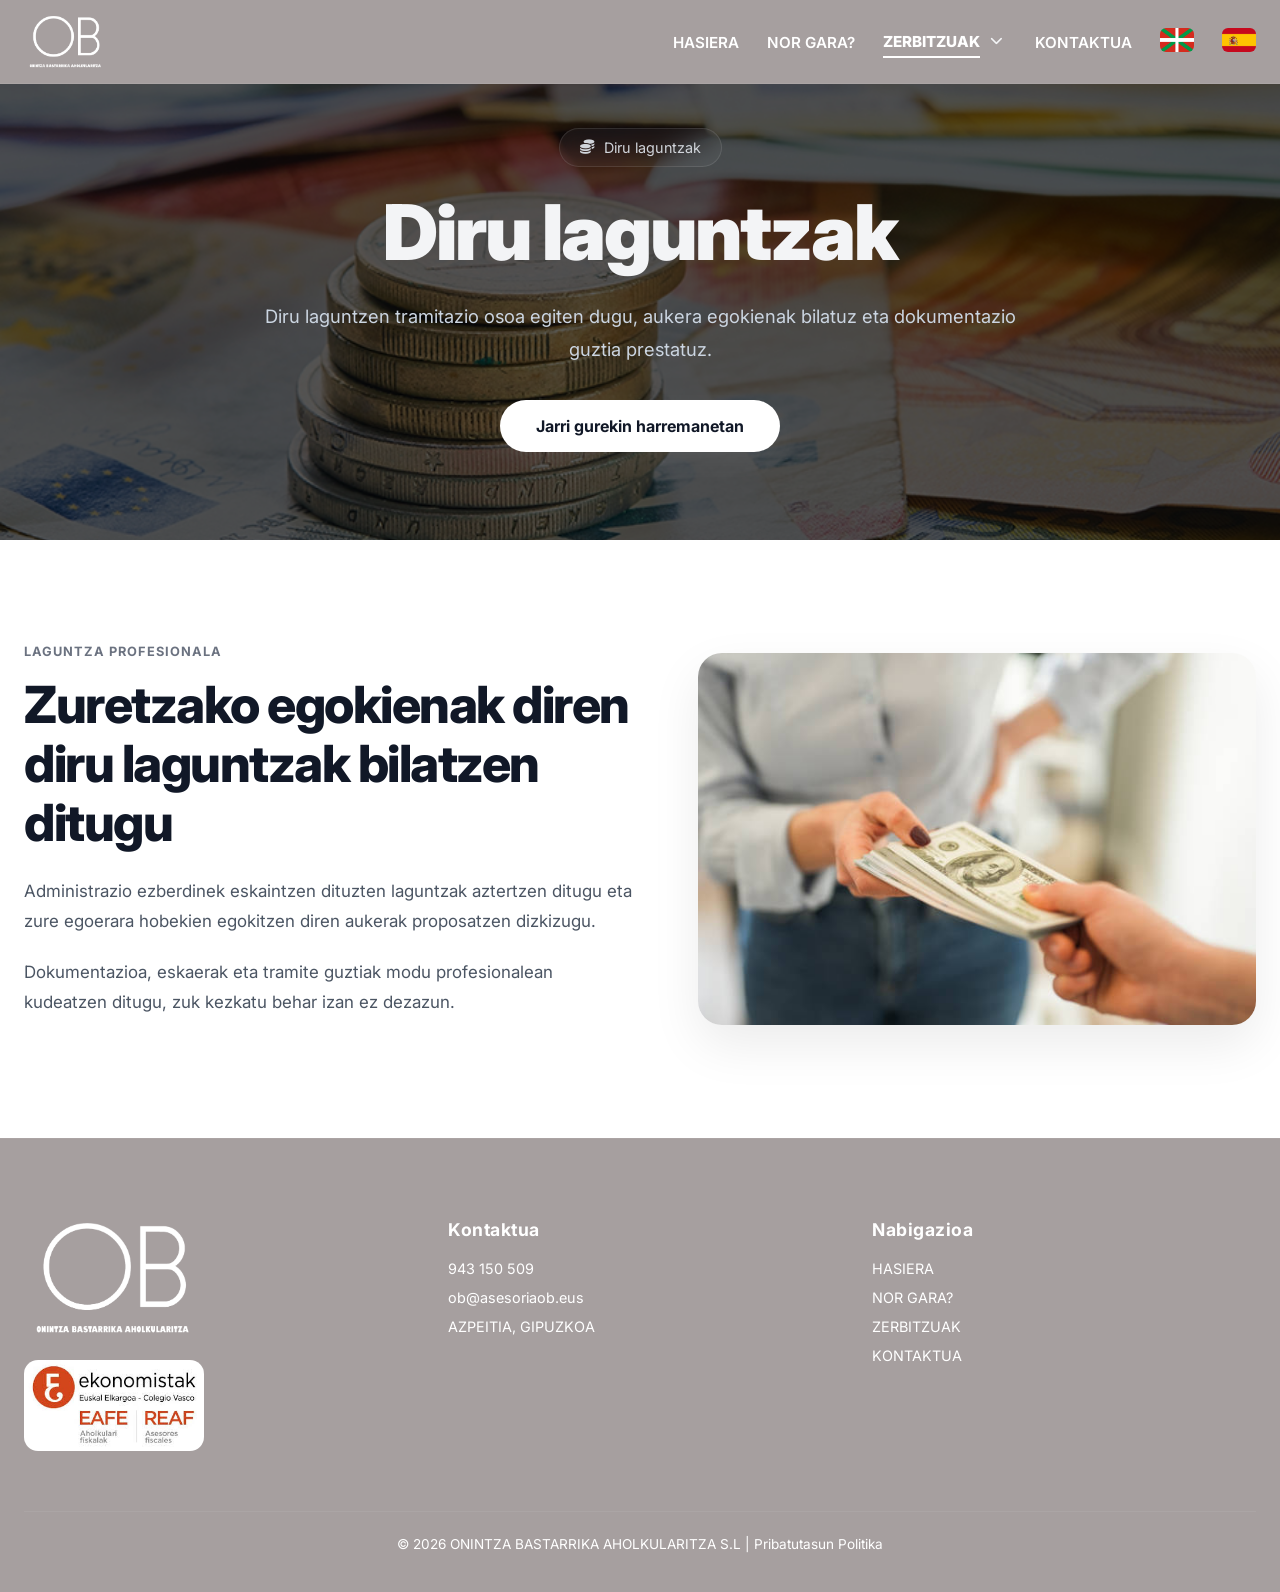
<file: dirulaguntzak.html>
<!DOCTYPE html>
<html lang="eu">

<head>
    <meta charset="UTF-8">
    <meta name="viewport" content="width=device-width, initial-scale=1.0">
    <title data-i18n="dirua">Diru Laguntzak</title>

    <link rel="preconnect" href="https://fonts.googleapis.com">
    <link href="https://fonts.googleapis.com/css2?family=Inter:wght@300;400;500;600;700;800;900&display=swap" rel="stylesheet">
    <link rel="stylesheet" href="https://cdnjs.cloudflare.com/ajax/libs/font-awesome/6.5.2/css/all.min.css">

    <style>
        /* RESET */
        * {
            margin: 0;
            padding: 0;
            box-sizing: border-box;
        }

        html {
            scroll-behavior: smooth;
        }

        body {
            font-family: 'Inter', sans-serif;
            background: #0f1115;
            color: #f3f4f6;
            overflow-x: hidden;
            
        }

        /* =========================
           NAVBAR & RESPONSIVE MENU
        ========================= */
        .navbar {
            position: fixed;
            top: 0;
            width: 100%;
            z-index: 999;
            background: #A69F9F;
            backdrop-filter: blur(16px);
            border-bottom: 1px solid rgba(255, 255, 255, 0.06);
        }

        .nav-container {
            max-width: 1400px;
            margin: auto;
            padding: 14px 24px;
            display: flex;
            justify-content: space-between;
            align-items: center;
        }

        .logo img {
            height: 55px;
            display: block;
            transition: .3s ease;
        }

        .menu-toggle {
            display: none;
            background: transparent;
            border: none;
            color: white;
            font-size: 24px;
            cursor: pointer;
        }

        .nav-menu {
            display: flex;
            align-items: center;
            gap: 28px;
            list-style: none;
        }

        .nav-menu a {
            text-decoration: none;
            color: white;
            font-weight: 600;
            font-size: 0.95rem;
            position: relative;
            transition: .3s;
        }

        .nav-menu a:hover {
            color: white;
        }

        .nav-menu > li > a::after {
            content: "";
            position: absolute;
            left: 0;
            bottom: -7px;
            width: 0%;
            height: 2px;
            background: #9ca3af;
            transition: .3s;
        }

        .nav-menu > li > a:hover::after {
            width: 100%;
        }

        /* DROPDOWN */
        .dropdown {
            position: relative;
            display: flex;
            align-items: center;
            gap: 6px;
        }

        .dropdown-toggle-icon {
            cursor: pointer;
            color: #f3f4f6;
            transition: transform .3s ease;
            font-size: 0.8rem;
            padding: 4px;
        }

        .dropdown-menu {
            position: absolute;
            top: calc(100% + 14px);
            left: 50%;
            transform: translateX(-50%) translateY(10px);
            min-width: 280px;
            background: #A69F9F;
            backdrop-filter: blur(18px);
            border: 1px solid rgba(255, 255, 255, 0.08);
            border-radius: 20px;
            padding: 10px;
            list-style: none;
            opacity: 0;
            visibility: hidden;
            transition: .3s ease;
            box-shadow: 0 25px 60px rgba(0, 0, 0, 0.35);
        }

        /* Ordenagailuan hover bidez ireki */
        @media (min-width: 851px) {
            .dropdown:hover .dropdown-menu {
                opacity: 1;
                visibility: visible;
                transform: translateX(-50%) translateY(0);
            }
            .dropdown:hover .dropdown-toggle-icon {
                transform: rotate(180deg);
            }
        }

        .dropdown-menu a {
            display: block;
            padding: 12px 14px;
            border-radius: 12px;
            color: white;
            font-weight: 500;
        }

        .dropdown-menu a:hover {
            background: rgba(255, 255, 255, 0.06);
            color: white;
            transform: translateX(4px);
        }

        /* =========================
           DIRULAGUNTZAK HERO
        ========================= */
        .grants-hero {
            position: relative;
            min-height: 60vh;
            display: flex;
            align-items: center;
            justify-content: center;
            overflow: hidden;
            padding: 120px 24px 80px;
        }

        .grants-image {
            position: absolute;
            inset: 0;
            width: 100%;
            height: 100%;
            object-fit: cover;
            filter: brightness(0.35);
        }

        .grants-overlay {
            position: absolute;
            inset: 0;
            background: linear-gradient(to bottom, rgba(15, 17, 21, 0.55), rgba(15, 17, 21, 0.92));
        }

        .grants-content {
            position: relative;
            z-index: 2;
            max-width: 850px;
            text-align: center;
        }

        .grants-badge {
            display: inline-flex;
            align-items: center;
            gap: 10px;
            padding: 10px 20px;
            border: 1px solid rgba(255, 255, 255, 0.1);
            border-radius: 999px;
            background: rgba(255, 255, 255, 0.05);
            backdrop-filter: blur(12px);
            color: #d1d5db;
            font-size: .9rem;
            margin-bottom: 24px;
        }

        .grants-content h1 {
            font-size: clamp(2.5rem, 6vw, 5rem);
            line-height: 1.1;
            margin-bottom: 24px;
            font-weight: 900;
            letter-spacing: -2px;
        }

        .grants-content p {
            font-size: 1.15rem;
            line-height: 1.8;
            color: #cbd5e1;
            max-width: 760px;
            margin: 0 auto 34px;
        }

        .grants-btn {
            display: inline-flex;
            align-items: center;
            justify-content: center;
            padding: 16px 36px;
            border-radius: 50px;
            background: white;
            color: #111827;
            font-weight: 700;
            text-decoration: none;
            transition: .3s ease;
            box-shadow: 0 10px 30px rgba(255, 255, 255, 0.05);
        }

        .grants-btn:hover {
            transform: translateY(-4px);
            box-shadow: 0 20px 40px rgba(255, 255, 255, 0.12);
        }

        /* =========================
           INFO SECTION
        ========================= */
        .grants-info {
            padding: 100px 24px;
            background: #ffffff;
            color: #111827;
        }

        .grants-grid {
            display: grid;
            grid-template-columns: 1.1fr 1fr;
            gap: 60px;
            align-items: center;
        }

        .grants-text h2 {
            font-size: clamp(2rem, 4vw, 3.2rem);
            line-height: 1.15;
            margin-bottom: 24px;
            font-weight: 800;
            letter-spacing: -1.5px;
        }

        .grants-text p {
            font-size: 1.06rem;
            line-height: 1.8;
            color: #4b5563;
            margin-bottom: 20px;
        }

        .section-mini {
            display: inline-block;
            margin-bottom: 16px;
            color: #6b7280;
            font-weight: 700;
            letter-spacing: 1px;
            text-transform: uppercase;
            font-size: .8rem;
        }

        .grants-card-image img {
            width: 100%;
            height: auto;
            border-radius: 24px;
            object-fit: cover;
            display: block;
            box-shadow: 0 20px 50px rgba(0, 0, 0, 0.08);
        }

        /* =========================
           FOOTER
        ========================= */
        /* =========================
   FOOTER
========================= */
footer {
    background: #A69F9F;
    padding: 80px 24px 40px;
    border-top: 1px solid rgba(255,255,255,0.05);
}

.container {
    max-width: 1400px;
    margin: auto;
}

.footer-grid {
    display: grid;
    grid-template-columns: repeat(auto-fit, minmax(220px, 1fr));
    gap: 40px;
}

.footer-logo img {
    width: 180px;
}

.footer-title {
    font-size: 1.1rem;
    margin-bottom: 20px;
    color: #ffffff;
    font-weight: 700;
    letter-spacing: 0.5px;
}

.footer-links {
    list-style: none;
}

.footer-links li {
    margin-bottom: 12px;
    color: white;
    font-size: 0.9rem;
}

.footer-links a {
    color: white;
    text-decoration: none;
    transition: color 0.2s;
}

.footer-links a:hover {
    color: #ffffff;
}

.footer-bottom {
    margin-top: 60px;
    padding-top: 24px;
    border-top: 1px solid rgba(255,255,255,0.06);
    text-align: center;
    color: white;
    font-size: 0.85rem;
}

.footer-bottom a {
    color: inherit;
    text-decoration: none;
}
.nav-menu a.active {
    color: #ffffff;
    font-weight: 800;
}

.nav-menu a.active::after {
    width: 100%;
    background: white;
}
.footer-bottom a:hover {
    opacity: 0.8;
}
.dropdown-menu a.active {
    background: rgba(255,255,255,0.12);
    border-radius: 10px;
}

        /* =========================
           RESPONSIVE MEDIA QUERIES
        ========================= */
        @media (max-width: 850px) {
          

            .menu-toggle {
                display: block;
            }

            .logo img {
                height: 45px;
            }

            .dropdown {
                flex-wrap: wrap;
                justify-content: space-between;
            }

            .nav-menu {
                position: absolute;
                top: 100%;
                left: 0;
                width: 100%;
                background: #0a0c10;
                flex-direction: column;
                align-items: flex-start;
                padding: 24px;
                gap: 20px;
                border-bottom: 1px solid rgba(255, 255, 255, 0.1);
                opacity: 0;
                visibility: hidden;
                transform: translateY(-10px);
                transition: .3s ease;
                max-height: 80vh;
                overflow-y: auto;
            }

            .nav-menu.active {
                opacity: 1;
                visibility: visible;
                transform: translateY(0);
            }

            .nav-menu li {
                width: 100%;
            }

            .nav-menu a {
                display: inline-block;
                width: auto;
                padding: 8px 0;
                font-size: 1.1rem;
            }

            #menuitem-lang-eu, #menuitem-lang-es {
                display: inline-block;
                width: auto;
                margin-right: 15px;
            }

            /* Dropdown bertsio mugikorra */
            .dropdown-menu {
                position: static;
                transform: none;
                opacity: 1;
                visibility: visible;
                max-height: 0;
                overflow: hidden;
                padding: 0;
                border: none;
                background: transparent;
                box-shadow: none;
                transition: max-height 0.3s ease;
                width: 100%;
            }

            .dropdown.active .dropdown-menu {
                max-height: 400px;
                padding: 10px 0 0 15px;
            }

            .dropdown.active .dropdown-toggle-icon {
                transform: rotate(180deg);
            }

            .dropdown-menu a {
                padding: 10px 0;
                width: 100%;
            }

            .grants-hero {
                padding: 100px 20px 60px;
                min-height: auto;
            }

            .grants-content p {
                font-size: 1rem;
            }

            .grants-grid {
                grid-template-columns: 1fr;
                gap: 40px;
            }

            .grants-info {
                padding: 60px 24px;
            }
        }
    </style>
</head>

<body>

<nav class="navbar">
    <div class="nav-container">
        <a href="#" class="logo">
            <img src="Media/terrealdayazpeitia/dayvo/logo-ong.png" alt="Logo">
        </a>

        <button class="menu-toggle" id="mobile-menu-btn">
            <i class="fa-solid fa-bars"></i>
        </button>

        <ul class="nav-menu" id="nav-links">
            <li><a href="index.html" data-i18n="menu_home">HASIERA</a></li>
            <li><a href="quienes-somos.html" data-i18n="menu_about">Nor Gara?</a></li>
            
            <li class="dropdown" id="services-dropdown">
                <a href="servicios.html">
                    <span data-i18n="menu_services">Zerbitzuak</span>
                </a>
                <i class="fa-solid fa-chevron-down dropdown-toggle-icon" id="dropdown-arrow"></i>
                
                <ul class="dropdown-menu">
                    <li><a href="lanahol.html" data-i18n="service_labor_title">Laboral arloa</a></li>
                         <li><a href="zerga.html" data-i18n="service_tax_title">Fiskalitatea</a></li>
                          <li><a href="kontabilitatea.html" data-i18n="service_accounting_title">Kontabilitatea</a></li>
                           <li><a href="errenta.html" data-i18n="service_renta_title">Errenta</a></li>
                           <li><a href="jubilazioa.html" data-i18n="service_retirement_title">Jubilazioa, aitatasuna eta amatasuna</a></li>
                        
                        <li><a href="dirulaguntzak.html" data-i18n="service_grants_title">Diru laguntzak</a></li>
                    
                      
                </ul>
            </li>

            <li><a href="contacto.html" data-i18n="menu_contact">Kontaktua</a></li>
            <li id="menuitem-lang-eu">
                <a href="#" data-lang="eu" title="Euskara">
                    <img src="Media/terrealdayazpeitia/dayvo/euskera.jpg" style="width:34px;height:24px;border-radius:6px;" alt="Euskara">
                </a>
            </li>
            <li id="menuitem-lang-es">
                <a href="#" data-lang="es" title="Castellano">
                    <img src="Media/terrealdayazpeitia/dayvo/españa.jpg" style="width:34px;height:24px;border-radius:6px;" alt="Castellano">
                </a>
            </li>
        </ul>
    </div>
</nav>

<section class="grants-hero">
    <div class="grants-overlay"></div>
    <img src="Media/terrealdayazpeitia/dayvo/dirulaguntzak.jpg" alt="Dirulaguntzak" class="grants-image">

    <div class="grants-content">
        <span class="grants-badge">
            <i class="fa-solid fa-coins"></i>
            <span data-i18n="service_grants_title">Diru Laguntzak</span>
        </span>
        <h1 data-i18n="service_grants_title">Diru laguntzak</h1>
        <p data-i18n="service_grants_desc">Enpresa, autonomo eta partikularrentzako diru laguntzak kudeatzen ditugu. Aukerarik onenak bilatzen ditugu zuretzat, tramite guztiak modu erraz eta azkarrean eginez.</p>
        <a href="contacto.html" class="grants-btn" data-i18n="about_cta_btn">Jarri gurekin harremanetan</a>
    </div>
</section>

<section class="grants-info">
    <div class="container grants-grid">
        <div class="grants-text">
            <span class="section-mini" data-i18n="grants_info_mini">Laguntza profesionala</span>
            <h2 data-i18n="grants_info_h2">Zuretzako egokienak diren diru laguntzak bilatzen ditugu</h2>
            <p data-i18n="grants_info_p1">Administrazio ezberdinek eskaintzen dituzten laguntzak aztertzen ditugu eta zure egoerara hobekien egokitzen diren aukerakaxak proposatzen dizkizugu.</p>
            <p data-i18n="grants_info_p2">Dokumentazioa, eskaerak eta tramite guztiak modu profesionalean kudeatzen ditugu, zuk kezkatu behar izan ez dezazun.</p>
        </div>
        <div class="grants-card-image">
            <img src="Media/terrealdayazpeitia/dayvo/istockphoto-1950385900-612x612.jpg" alt="Laguntzak">
        </div>
    </div>
</section>

<footer>
    <div class="container">
        <div class="footer-grid">
            <div class="footer-logo">
                <img src="Media/terrealdayazpeitia/dayvo/logo-ong.png" alt="Logo">
                <img src="Media/terrealdayazpeitia/dayvo/REAF.jpeg" alt="REAF" style="width:180px; margin-top:20px; border-radius:14px; display:block;">
            </div>
            <div>
                <h3 class="footer-title" data-i18n="contact_title">Kontaktua</h3>
                <ul class="footer-links">
                    <li>943 150 509</li>
                    <li>ob@asesoriaob.eus</li>
                    <li data-i18n="footer_address">Azpeitia, Gipuzkoa</li>
                </ul>
            </div>
            <div>
                <h3 class="footer-title" data-i18n="footer_nav">Nabigazioa</h3>
                <ul class="footer-links">
                    <li><a href="index.html" data-i18n="menu_home">Hasiera</a></li>
                    <li><a href="quienes-somos.html" data-i18n="menu_about">Nor gara?</a></li>
                    <li><a href="servicios.html" data-i18n="menu_services">Zerbitzuak</a></li>
                    <li><a href="contacto.html" data-i18n="menu_contact">Kontaktua</a></li>
                </ul>
            </div>
        </div>
        <div class="footer-bottom">
    &copy; 2026 ONINTZA BASTARRIKA AHOLKULARITZA S.L |
    <a href="politika.html" data-i18n="privacy_policy">
        Pribatutasun Politika
    </a>
</div>
    </div>
</footer>

<script>
// --- RESPONSIVE MENU LOGIKA ZUZENDUA ---
const mobileMenuBtn = document.getElementById('mobile-menu-btn');
const navLinks = document.getElementById('nav-links');
const servicesDropdown = document.getElementById('services-dropdown');
const dropdownArrow = document.getElementById('dropdown-arrow');

// Hamburger botoia ireki eta itxi
mobileMenuBtn.addEventListener('click', () => {
    navLinks.classList.toggle('active');
    const icon = mobileMenuBtn.querySelector('i');
    if (navLinks.classList.contains('active')) {
        icon.className = 'fa-solid fa-xmark';
    } else {
        icon.className = 'fa-solid fa-bars';
        servicesDropdown.classList.remove('active');
    }
});

// MUGIKORREAN: Geziari ematen bazaio klik soilik zabalduko da azpimenua orrialdera joan gabe
if (dropdownArrow) {
    dropdownArrow.addEventListener('click', function(e) {
        if (window.innerWidth <= 850) {
            e.preventDefault();
            e.stopPropagation(); // Klik-a estekara pasa dadila ekiditen du
            servicesDropdown.classList.toggle('active');
        }
    });
}

// --- ITZULPEN LOGIKA ---
let lang = localStorage.getItem("lang") || "eu";
const urlLang = new URLSearchParams(window.location.search).get("lang");

if (urlLang) {
    lang = urlLang;
    localStorage.setItem("lang", lang);
}

fetch(`lang/${lang}.json`)
    .then(response => response.json())
    .then(translations => {
        document.querySelectorAll("[data-i18n]").forEach(element => {
            const key = element.getAttribute("data-i18n");
            if (translations[key]) {
                element.innerHTML = translations[key];
            }
        });
    });




const currentPage = window.location.pathname.split("/").pop();

document.querySelectorAll(".nav-menu a").forEach(link => {
    const href = link.getAttribute("href");

    if (href === currentPage) {
        link.classList.add("active");

        // Dropdown barruko orria bada,
        // parent "Zerbitzuak" ere aktibatu
        const dropdown = link.closest(".dropdown");

        if (dropdown) {
            const parentLink = dropdown.querySelector('a[href="servicios.html"]');

            if (parentLink) {
                parentLink.classList.add("active");
            }
        }
    }
});


document.querySelectorAll("[data-lang]").forEach(link => {
    link.addEventListener("click", function (e) {
        e.preventDefault();
        const selectedLang = this.getAttribute("data-lang");
        localStorage.setItem("lang", selectedLang);
        location.reload();
    });
});
</script>

</body>
</html>
</file>
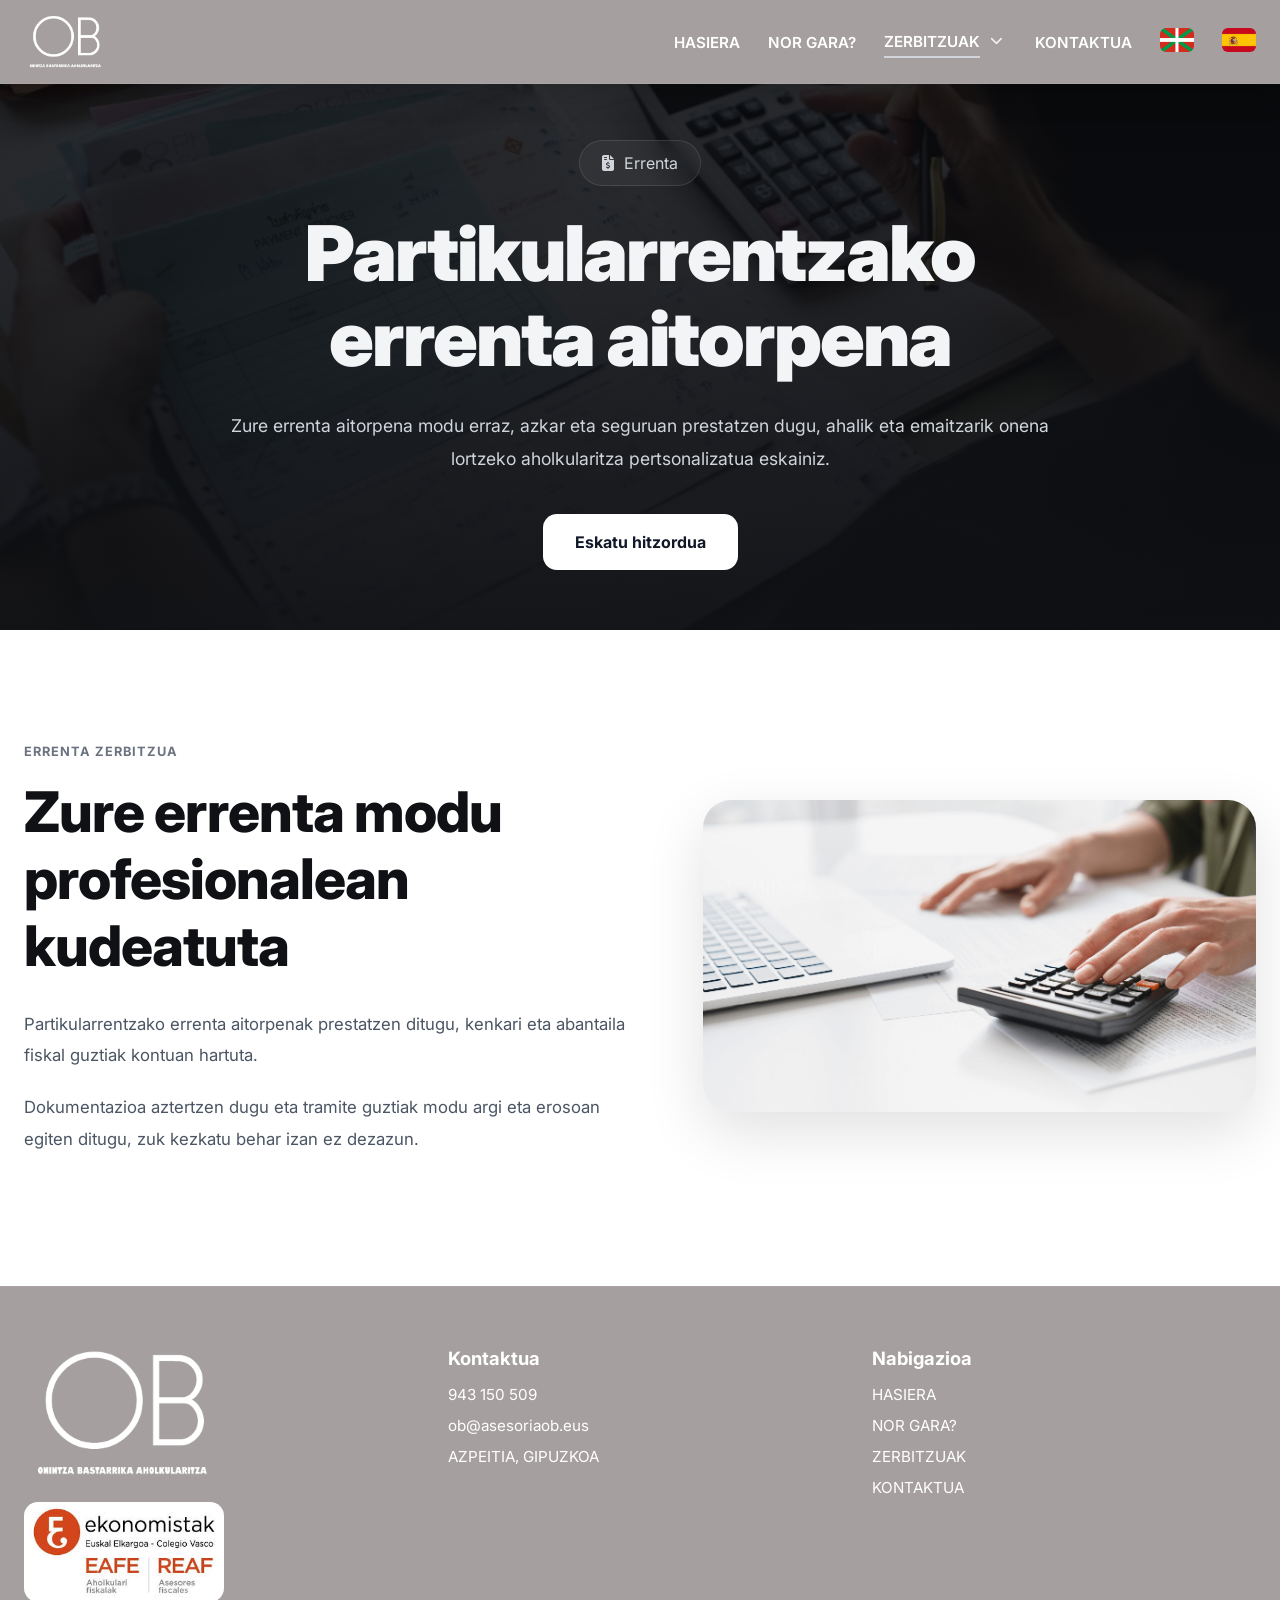
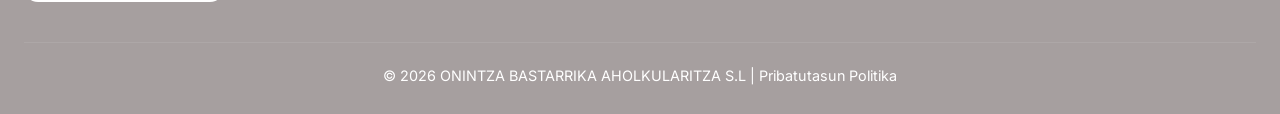
<file: errenta.html>
<!DOCTYPE html>
<html lang="eu">

<head>
    <meta charset="UTF-8">
    <meta name="viewport" content="width=device-width, initial-scale=1.0">
    <title data-i18n="service_renta_title">Errenta</title>

    <link rel="preconnect" href="https://fonts.googleapis.com">
    <link href="https://fonts.googleapis.com/css2?family=Inter:wght@300;400;500;600;700;800;900&display=swap" rel="stylesheet">
    <link rel="stylesheet" href="https://cdnjs.cloudflare.com/ajax/libs/font-awesome/6.5.2/css/all.min.css">

    <style>
        /* RESET & BASE */
        * {
            margin: 0;
            padding: 0;
            box-sizing: border-box;
        }

        html {
            scroll-behavior: smooth;
        }

        body {
            font-family: 'Inter', sans-serif;
            background: #0f1115;
            color: #f3f4f6;
            overflow-x: hidden;
        }

        /* =========================================
           NAVBAR (Beste orrialdeekin sinkronizatua)
        ========================================= */
        .navbar {
            position: fixed;
            top: 0;
            left: 0;
            width: 100%;
            z-index: 999;
            background: #A69F9F;
            backdrop-filter: blur(20px);
            border-bottom: 1px solid rgba(255, 255, 255, 0.06);
            box-shadow: 0 10px 30px rgba(0, 0, 0, 0.18);
        }

        .nav-container {
            max-width: 1400px;
            margin: 0 auto;
            padding: 14px 24px;
            display: flex;
            justify-content: space-between;
            align-items: center;
            width: 100%;
        }

        .logo img {
            height: 55px;
            display: block;
            transition: .3s;
        }

        /* HAMBURGER MENU BOTOIA */
        .menu-toggle {
            display: none;
            background: transparent;
            border: none;
            color: white;
            font-size: 24px;
            cursor: pointer;
        }

        .nav-menu {
            display: flex;
            align-items: center;
            gap: 28px;
            list-style: none;
        }

        .nav-menu a {
            text-decoration: none;
            color: white;
            font-weight: 600;
            font-size: 0.95rem;
            position: relative;
            transition: .3s;
        }

        .nav-menu a:hover {
            color: white;
        }

        .nav-menu > li > a::after {
            content: "";
            position: absolute;
            left: 0;
            bottom: -7px;
            width: 0%;
            height: 2px;
            background: #d1d5db;
            transition: .3s;
        }

        .nav-menu > li > a:hover::after {
            width: 100%;
        }

        /* DROPDOWN EGITURA */
        .dropdown {
            position: relative;
            display: flex;
            align-items: center;
            gap: 6px;
        }

        .dropdown-toggle-icon {
            cursor: pointer;
            color: #f3f4f6;
            transition: transform .3s ease;
            font-size: 0.8rem;
            padding: 4px;
        }

        .dropdown-menu {
            position: absolute;
            top: calc(100% + 14px);
            left: 50%;
            transform: translateX(-50%) translateY(10px);
            min-width: 280px;
            background: #A69F9F;
            backdrop-filter: blur(18px);
            border: 1px solid rgba(255, 255, 255, 0.08);
            border-radius: 16px;
            padding: 10px;
            list-style: none;
            opacity: 0;
            visibility: hidden;
            transition: .3s ease;
            box-shadow: 0 25px 60px rgba(0, 0, 0, 0.35);
        }

        /* Ordenagailuko bertsiorako Hover efektua */
        @media (min-width: 851px) {
            .dropdown:hover .dropdown-menu {
                opacity: 1;
                visibility: visible;
                transform: translateX(-50%) translateY(0);
            }
            .dropdown:hover .dropdown-toggle-icon {
                transform: rotate(180deg);
            }
        }

        .dropdown-menu a {
            display: block;
            padding: 12px 14px;
            border-radius: 10px;
            color: white;
            font-weight: 500;
        }

        .dropdown-menu a:hover {
            background: rgba(255, 255, 255, 0.06);
            color: white;
            transform: translateX(4px);
        }

        /* =========================================
           HERO SECTION
        ========================================= */
        .grants-hero {
            position: relative;
            min-height: 70vh;
            display: flex;
            align-items: center;
            justify-content: center;
            overflow: hidden;
            padding: 140px 20px 60px;
        }

        .grants-image {
            position: absolute;
            inset: 0;
            width: 100%;
            height: 100%;
            object-fit: cover;
            filter: brightness(0.35);
        }

        .grants-overlay {
            position: absolute;
            inset: 0;
            background: linear-gradient(to bottom, rgba(15, 17, 21, 0.5), rgba(15, 17, 21, 0.92));
            z-index: 1;
        }

        .grants-content {
            position: relative;
            z-index: 2;
            max-width: 850px;
            text-align: center;
            width: 100%;
        }

        .grants-badge {
            display: inline-flex;
            align-items: center;
            gap: 10px;
            padding: 12px 22px;
            border-radius: 999px;
            background: rgba(255, 255, 255, 0.05);
            border: 1px solid rgba(255, 255, 255, 0.1);
            backdrop-filter: blur(10px);
            color: #d1d5db;
            margin-bottom: 26px;
        }

        .grants-content h1 {
            font-size: clamp(2.5rem, 6vw, 4.8rem);
            line-height: 1.1;
            margin-bottom: 28px;
            font-weight: 900;
            letter-spacing: -2px;
        }

        .grants-content p {
            color: #d1d5db;
            font-size: 1.1rem;
            line-height: 1.9;
            margin-bottom: 38px;
        }

        .grants-btn {
            display: inline-flex;
            align-items: center;
            justify-content: center;
            padding: 18px 32px;
            background: white;
            color: #111827;
            border-radius: 14px;
            text-decoration: none;
            font-weight: 700;
            transition: .3s ease;
        }

        .grants-btn:hover {
            transform: translateY(-4px);
        }

        /* =========================================
           INFO SECTION
        ========================================= */
        .grants-info {
            background: #fff;
            color: #111827;
            padding: 110px 24px;
        }

        .container {
            max-width: 1400px;
            margin: auto;
            width: 100%;
        }

        .grants-grid {
            display: grid;
            grid-template-columns: 1.1fr 1fr;
            gap: 70px;
            align-items: center;
        }

        .grants-text h2 {
            font-size: clamp(2rem, 5vw, 3.5rem);
            line-height: 1.2;
            margin-bottom: 28px;
            font-weight: 800;
            letter-spacing: -1px;
            color: #0f1115;
        }

        .grants-text p {
            color: #4b5563;
            line-height: 1.9;
            margin-bottom: 20px;
            font-size: 1.05rem;
        }

        .grants-card-image img {
            width: 100%;
            height: auto;
            border-radius: 28px;
            box-shadow: 0 20px 60px rgba(0, 0, 0, 0.12);
        }

        .section-mini {
            display: inline-block;
            font-size: .8rem;
            letter-spacing: 1px;
            text-transform: uppercase;
            color: #6b7280;
            margin-bottom: 20px;
            font-weight: 700;
        }

        /* =========================================
           FOOTER
        ========================================= */
        footer {
            background: #A69F9F;
            padding: 60px 24px 30px;
            border-top: 1px solid rgba(255, 255, 255, 0.05);
        }

        .footer-grid {
            display: grid;
            grid-template-columns: repeat(auto-fit, minmax(220px, 1fr));
            gap: 40px;
        }

        .footer-logo img {
            width: 100%;
            max-width: 200px;
            height: auto;
        }

        .footer-title {
            font-size: 1.15rem;
            margin-bottom: 16px;
            font-weight: 700;
            color: white;
        }

        .footer-links {
            list-style: none;
        }

        .footer-links li {
            margin-bottom: 12px;
            color: white;
            font-size: 0.95rem;
        }

        .footer-links a {
            color: white;
            text-decoration: none;
            transition: 0.3s;
        }

        .footer-links a:hover {
            color: white;
        }

        .footer-bottom {
            margin-top: 40px;
            padding-top: 24px;
            border-top: 1px solid rgba(255, 255, 255, 0.08);
            text-align: center;
            color: white;
            font-size: 0.9rem;
            width: 100%;
        }
        .footer-bottom a {
    color: inherit;
    text-decoration: none;
}

.footer-bottom a:hover {
    opacity: 0.8;
}
.nav-menu a.active {
    color: white;
}

.nav-menu a.active::after {
    width: 100%;
}

.dropdown-menu a.active {
    background: rgba(255,255,255,0.12);
    border-radius: 10px;
}
        /* =========================================
           RESPONSIVE MEDIA QUERIES (850px)
        ========================================= */
        @media (max-width: 850px) {
            .menu-toggle {
                display: block;
            }

            .logo img {
                height: 45px;
            }

            .dropdown {
                flex-wrap: wrap;
                justify-content: space-between;
            }

            .nav-menu {
                position: absolute;
                top: 100%;
                left: 0;
                width: 100%;
                background: #0f1115;
                flex-direction: column;
                align-items: flex-start;
                padding: 24px;
                gap: 20px;
                border-bottom: 1px solid rgba(255, 255, 255, 0.1);
                opacity: 0;
                visibility: hidden;
                transform: translateY(-10px);
                transition: .3s ease;
                max-height: 80vh;
                overflow-y: auto;
            }

            .nav-menu.active {
                opacity: 1;
                visibility: visible;
                transform: translateY(0);
            }

            .nav-menu li {
                width: 100%;
            }

            .nav-menu a {
                display: inline-block;
                width: auto;
                padding: 8px 0;
                font-size: 1.1rem;
            }

            #menuitem-lang-eu, #menuitem-lang-es {
                display: inline-block;
                width: auto;
                margin-right: 15px;
            }

            /* Dropdown mugikor bertsio garbia */
            .dropdown-menu {
                position: static;
                transform: none;
                opacity: 1;
                visibility: visible;
                max-height: 0;
                overflow: hidden;
                padding: 0;
                border: none;
                background: transparent;
                box-shadow: none;
                transition: max-height 0.3s ease;
                width: 100%;
            }

            .dropdown.active .dropdown-menu {
                max-height: 400px;
                padding: 10px 0 0 15px;
            }

            .dropdown.active .dropdown-toggle-icon {
                transform: rotate(180deg);
            }

            .dropdown-menu a {
                padding: 10px 0;
                width: 100%;
            }

            /* Edukien moldaketak bertsio mugikorrerako */
            .grants-hero {
                padding-top: 110px;
                min-height: 55vh;
            }

            .grants-grid {
                grid-template-columns: 1fr;
                gap: 40px;
            }

            .grants-info {
                padding: 60px 20px;
            }
        }
    </style>
</head>

<body>

    <nav class="navbar">
        <div class="nav-container">
            <a href="#" class="logo">
                <img src="Media/terrealdayazpeitia/dayvo/logo-ong.png" alt="Logo">
            </a>

            <button class="menu-toggle" id="mobile-menu-btn">
                <i class="fa-solid fa-bars"></i>
            </button>

            <ul class="nav-menu" id="nav-links">
                <li><a href="index.html" data-i18n="menu_home">HASIERA</a></li>
                <li><a href="quienes-somos.html" data-i18n="menu_about">Nor Gara?</a></li>

                <li class="dropdown" id="services-dropdown">
                    <a href="servicios.html">
                        <span data-i18n="menu_services">Zerbitzuak</span>
                    </a>
                    <i class="fa-solid fa-chevron-down dropdown-toggle-icon" id="dropdown-arrow"></i>

                    <ul class="dropdown-menu">
               <li><a href="lanahol.html" data-i18n="service_labor_title">Laboral arloa</a></li>
                         <li><a href="zerga.html" data-i18n="service_tax_title">Fiskalitatea</a></li>
                          <li><a href="kontabilitatea.html" data-i18n="service_accounting_title">Kontabilitatea</a></li>
                           <li><a href="errenta.html" data-i18n="service_renta_title">Errenta</a></li>
                           <li><a href="jubilazioa.html" data-i18n="service_retirement_title">Jubilazioa, aitatasuna eta amatasuna</a></li>
                        
                        <li><a href="dirulaguntzak.html" data-i18n="service_grants_title">Diru laguntzak</a></li>
                    
                      
                    </ul>
                </li>

                <li><a href="contacto.html" data-i18n="menu_contact">Kontaktua</a></li>
                <li id="menuitem-lang-eu">
                    <a href="#" data-lang="eu" title="Euskara">
                        <img src="Media/terrealdayazpeitia/dayvo/euskera.jpg" alt="Euskara" style="width:34px;height:24px;border-radius:6px;">
                    </a>
                </li>
                <li id="menuitem-lang-es">
                    <a href="#" data-lang="es" title="Castellano">
                        <img src="Media/terrealdayazpeitia/dayvo/españa.jpg" alt="Castellano" style="width:34px;height:24px;border-radius:6px;">
                    </a>
                </li>
            </ul>
        </div>
    </nav>

    <section class="grants-hero">
        <div class="grants-overlay"></div>
        <img src="Media/terrealdayazpeitia/dayvo/declaracion-renta-2026-fechas-novedades-scaled-rjwpypeohar9rtzqgad6iuejaeak4x1heiwlgfj62w.jpg" alt="Errenta aitorpena" class="grants-image">

        <div class="grants-content">
            <span class="grants-badge">
                <i class="fa-solid fa-file-invoice-dollar"></i>
                <span data-i18n="renta_hero_badge">Errenta</span>
            </span>
            <h1 data-i18n="renta_hero_h1">Partikularrentzako errenta aitorpena</h1>
            <p data-i18n="renta_hero_p">
                Zure errenta aitorpena modu erraz, azkar eta seguruan prestatzen dugu,
                ahalik eta emaitzarik onena lortzeko aholkularitza pertsonalizatua eskainiz.
            </p>
            <a href="contacto.html" class="grants-btn" data-i18n="renta_hero_btn">Eskatu hitzordua</a>
        </div>
    </section>

    <section class="grants-info">
        <div class="container grants-grid">
            <div class="grants-text">
                <span class="section-mini" data-i18n="renta_info_mini">Errenta zerbitzua</span>
                <h2 data-i18n="renta_info_h2">Zure errenta modu profesionalean kudeatuta</h2>
                <p data-i18n="renta_info_p1">
                    Partikularrentzako errenta aitorpenak prestatzen ditugu, kenkari eta abantaila fiskal guztiak kontuan hartuta.
                </p>
                <p data-i18n="renta_info_p2">
                    Dokumentazioa aztertzen dugu eta tramite guztiak modu argi eta erosoan egiten ditugu, zuk kezkatu behar izan ez dezazun.
                </p>
            </div>
            <div class="grants-card-image">
                <img src="Media/terrealdayazpeitia/dayvo/declaracion-de-la-renta-2024.png" alt="Errenta zerbitzua">
            </div>
        </div>
    </section>

    <footer>
        <div class="container">
            <div class="footer-grid">
                <div class="footer-logo">
                    <img src="Media/terrealdayazpeitia/dayvo/logo-ong.png" alt="OB Logo">
                    <img src="Media/terrealdayazpeitia/dayvo/REAF.jpeg" alt="REAF" style="width:200px; margin-top:20px; border-radius:14px; display:block;">
                </div>

                <div>
                    <h3 class="footer-title" data-i18n="contact_title">Kontaktua</h3>
                    <ul class="footer-links">
                        <li>943 150 509</li>
                        <li>ob@asesoriaob.eus</li>
                        <li data-i18n="footer_address">Azpeitia, Gipuzkoa</li>
                    </ul>
                </div>

                <div>
                    <h3 class="footer-title" data-i18n="footer_nav">Nabigazioa</h3>
                    <ul class="footer-links">
                        <li><a href="index.html" data-i18n="menu_home">Hasiera</a></li>
                        <li><a href="quienes-somos.html" data-i18n="menu_about">Nor gara?</a></li>
                        <li><a href="servicios.html" data-i18n="menu_services">Zerbitzuak</a></li>
                        <li><a href="contacto.html" data-i18n="menu_contact">Kontaktua</a></li>
                    </ul>
                </div>
            </div>
<div class="footer-bottom">
    &copy; 2026 ONINTZA BASTARRIKA AHOLKULARITZA S.L |
    <a href="politika.html" data-i18n="privacy_policy">
        Pribatutasun Politika
    </a>
</div>
        </div>
    </footer>

    <script>
        // MUGIKORREKO MENUA LOGIKA
        const mobileMenuBtn = document.getElementById('mobile-menu-btn');
        const navLinks = document.getElementById('nav-links');
        const servicesDropdown = document.getElementById('services-dropdown');
        const dropdownArrow = document.getElementById('dropdown-arrow');

        mobileMenuBtn.addEventListener('click', () => {
            navLinks.classList.toggle('active');
            const icon = mobileMenuBtn.querySelector('i');
            if (navLinks.classList.contains('active')) {
                icon.className = 'fa-solid fa-xmark';
            } else {
                icon.className = 'fa-solid fa-bars';
                servicesDropdown.classList.remove('active');
            }
        });

        // MUGIKORREAN: Fletxari sakatzean zerbitzuen dropdown-a ireki dadin
        if (dropdownArrow) {
            dropdownArrow.addEventListener('click', function(e) {
                if (window.innerWidth <= 850) {
                    e.preventDefault();
                    e.stopPropagation(); 
                    servicesDropdown.classList.toggle('active');
                }
            });
        }

        /* HIZKUNTZA ETA ITZULPEN LOGIKA */
        let lang = localStorage.getItem("lang") || "eu";
        const urlLang = new URLSearchParams(window.location.search).get("lang");

        if (urlLang) {
            lang = urlLang;
            localStorage.setItem("lang", lang);
        }

        fetch(`lang/${lang}.json`)
            .then(response => response.json())
            .then(translations => {
                document.querySelectorAll("[data-i18n]").forEach(element => {
                    const key = element.getAttribute("data-i18n");
                    if (translations[key]) {
                        element.innerHTML = translations[key];
                    }
                });
            }).catch(err => console.error("Errorea hizkuntza kargatzean:", err));
// ACTIVE MENU LOGIKA
const currentPage = window.location.pathname.split("/").pop();

document.querySelectorAll(".nav-menu a").forEach(link => {
    const href = link.getAttribute("href");

    if (href === currentPage) {
        link.classList.add("active");

        // Dropdown barruko orria bada,
        // "Zerbitzuak" ere aktibatu
        const dropdown = link.closest(".dropdown");

        if (dropdown) {
            const parentLink = dropdown.querySelector('a[href="servicios.html"]');

            if (parentLink) {
                parentLink.classList.add("active");
            }
        }
    }
});
        document.querySelectorAll("[data-lang]").forEach(link => {
            link.addEventListener("click", function (e) {
                e.preventDefault();
                const selectedLang = this.getAttribute("data-lang");
                localStorage.setItem("lang", selectedLang);
                location.reload();
            });
        });
    </script>

</body>
</html>
</file>
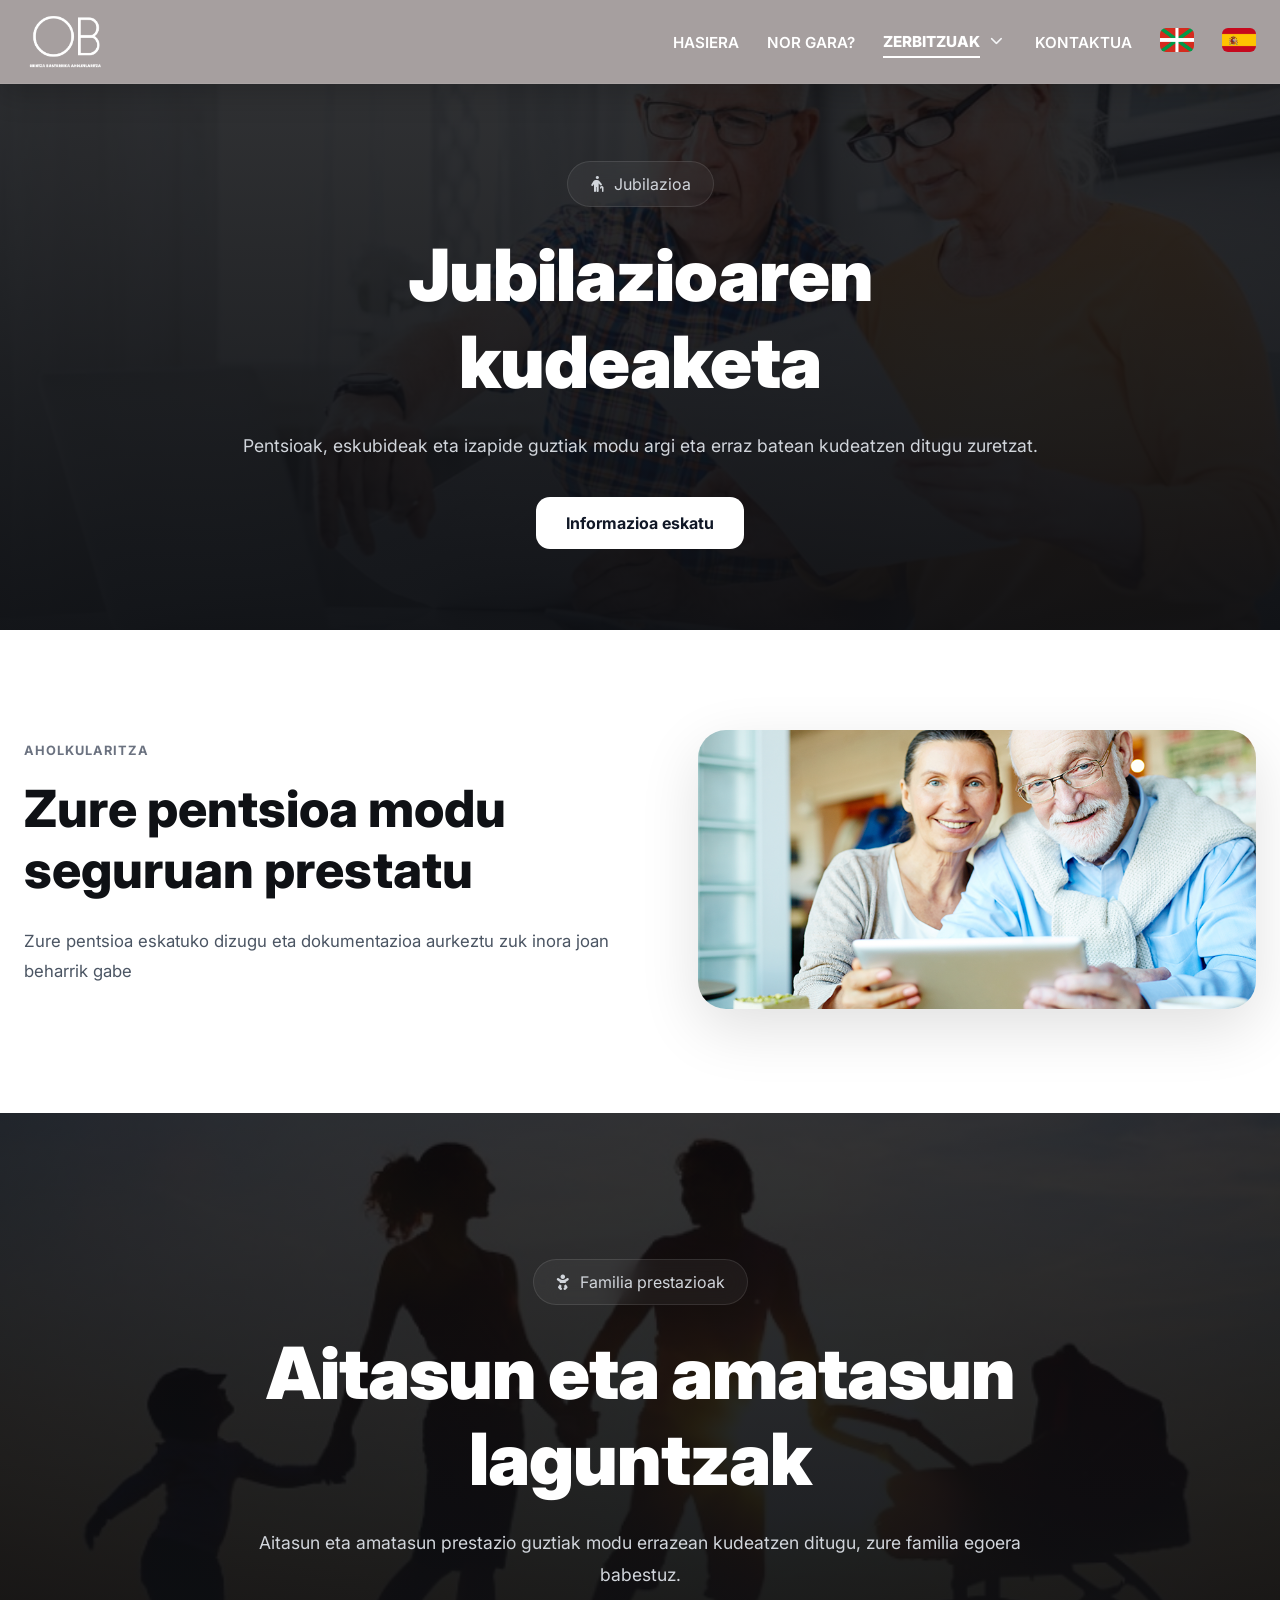
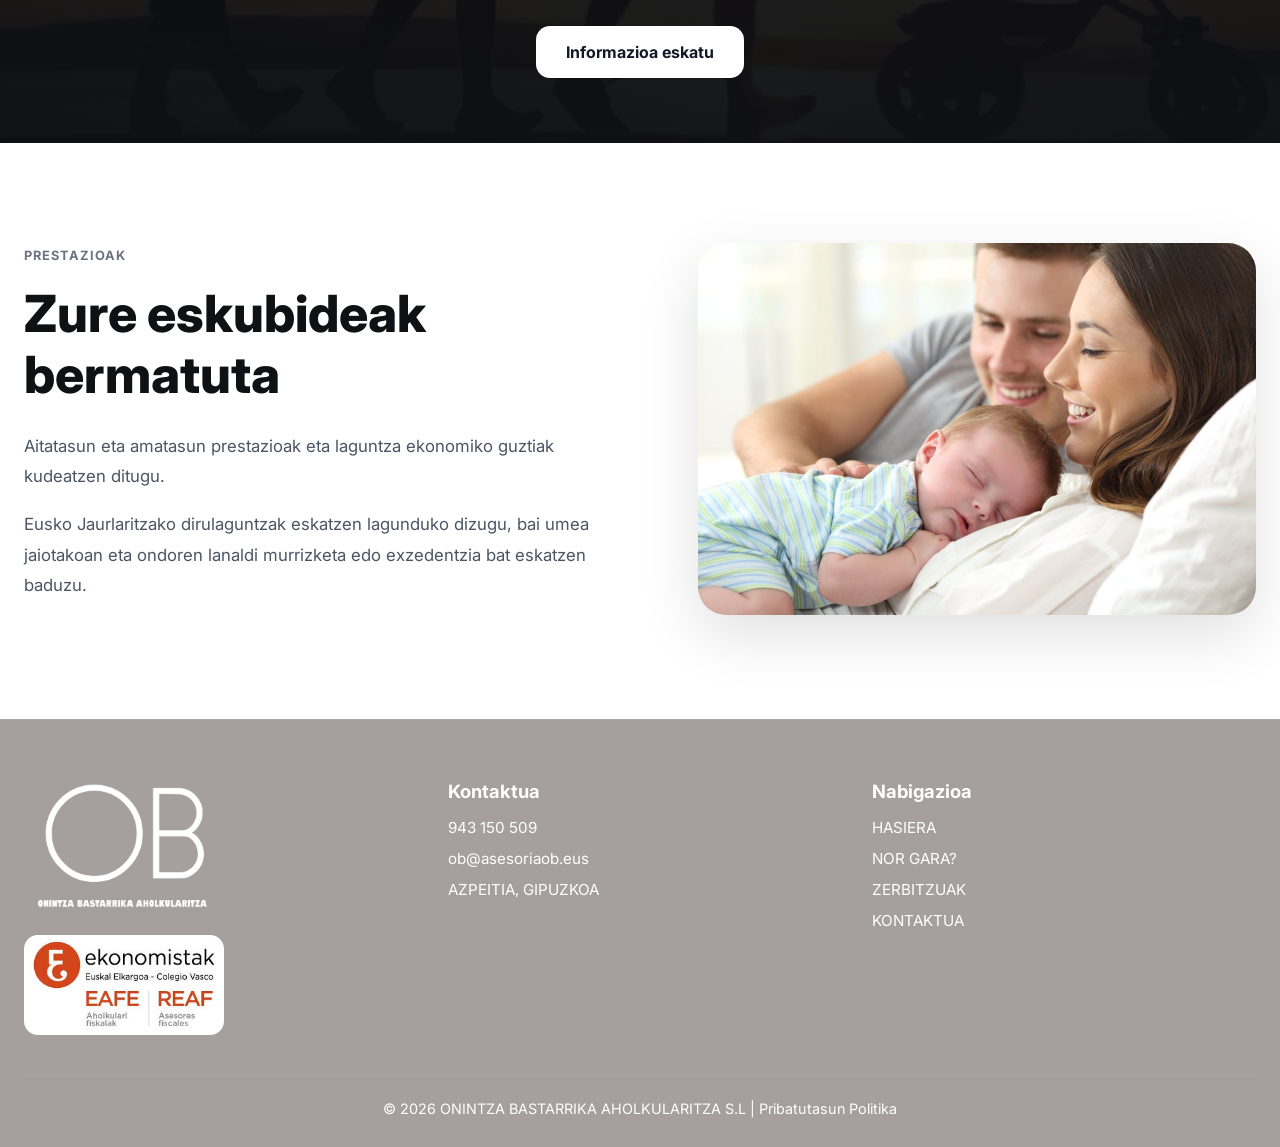
<file: jubilazioa.html>
<!DOCTYPE html>
<html lang="eu">

<head>
    <meta charset="UTF-8">
    <meta name="viewport" content="width=device-width, initial-scale=1.0">
    <title data-i18n="service_retirement_title">Jubilazioa, amatasuna eta aitatasuna</title>

    <link rel="preconnect" href="https://fonts.googleapis.com">
    <link href="https://fonts.googleapis.com/css2?family=Inter:wght=300;400;500;600;700;800;900&display=swap" rel="stylesheet">
    <link rel="stylesheet" href="https://cdnjs.cloudflare.com/ajax/libs/font-awesome/6.5.2/css/all.min.css">

    <style>
        /* RESET & BASE */
        * {
            margin: 0;
            padding: 0;
            box-sizing: border-box;
        }

        html {
            scroll-behavior: smooth;
        }

        body {
            font-family: 'Inter', sans-serif;
            background: #0f1115;
            color: #f3f4f6;
            overflow-x: hidden;
        }

        /* =========================================
           NAVBAR (Beste orrialdeekin guztiz sinkronizatua)
        ========================================= */
        .navbar {
            position: fixed;
            top: 0;
            left: 0;
            width: 100%;
            z-index: 999;
            background: #A69F9F;
            backdrop-filter: blur(20px);
            border-bottom: 1px solid rgba(255, 255, 255, 0.06);
            box-shadow: 0 10px 30px rgba(0, 0, 0, 0.18);
        }

        .nav-container {
            max-width: 1400px;
            margin: 0 auto;
            padding: 14px 24px;
            display: flex;
            justify-content: space-between;
            align-items: center;
            width: 100%;
        }

        .logo img {
            height: 55px;
            display: block;
            transition: .3s;
        }

        /* HAMBURGER MENU BOTOIA */
        .menu-toggle {
            display: none;
            background: transparent;
            border: none;
            color: white;
            font-size: 24px;
            cursor: pointer;
        }

        .nav-menu {
            display: flex;
            align-items: center;
            gap: 28px;
            list-style: none;
        }

        .nav-menu a {
            text-decoration: none;
            color: white;
            font-weight: 600;
            font-size: 0.95rem;
            position: relative;
            transition: .3s;
        }

        .nav-menu a:hover {
            color: white;
        }

        .nav-menu > li > a::after {
            content: "";
            position: absolute;
            left: 0;
            bottom: -7px;
            width: 0%;
            height: 2px;
            background: #d1d5db;
            transition: .3s;
        }

        .nav-menu > li > a:hover::after {
            width: 100%;
        }

        /* DROPDOWN EGITURA */
        .dropdown {
            position: relative;
            display: flex;
            align-items: center;
            gap: 6px;
        }

        .dropdown-toggle-icon {
            cursor: pointer;
            color: #f3f4f6;
            transition: transform .3s ease;
            font-size: 0.8rem;
            padding: 4px;
        }

        .dropdown-menu {
            position: absolute;
            top: calc(100% + 14px);
            left: 50%;
            transform: translateX(-50%) translateY(10px);
            min-width: 280px;
            background: #A69F9F;
            backdrop-filter: blur(18px);
            border: 1px solid rgba(255, 255, 255, 0.08);
            border-radius: 16px;
            padding: 10px;
            list-style: none;
            opacity: 0;
            visibility: hidden;
            transition: .3s ease;
            box-shadow: 0 25px 60px rgba(0, 0, 0, 0.35);
        }

        /* Ordenagailuko bertsiorako Hover efektua */
        @media (min-width: 851px) {
            .dropdown:hover .dropdown-menu {
                opacity: 1;
                visibility: visible;
                transform: translateX(-50%) translateY(0);
            }
            .dropdown:hover .dropdown-toggle-icon {
                transform: rotate(180deg);
            }
        }

        .dropdown-menu a {
            display: block;
            padding: 12px 14px;
            border-radius: 10px;
            color: white;
            font-weight: 500;
        }

        .dropdown-menu a:hover {
            background: rgba(255, 255, 255, 0.06);
            color: white;
            transform: translateX(4px);
        }

        /* =========================================
           HERO & CONTENT SECTIONS
        ========================================= */
        .service-hero {
            position: relative;
            min-height: 70vh;
            display: flex;
            align-items: center;
            justify-content: center;
            padding: 140px 20px 60px;
            text-align: center;
            overflow: hidden;
        }

        .service-hero img {
            position: absolute;
            inset: 0;
            width: 100%;
            height: 100%;
            object-fit: cover;
            filter: brightness(0.35);
        }

        .overlay {
            position: absolute;
            inset: 0;
            background: linear-gradient(to bottom, rgba(15, 17, 21, 0.5), rgba(15, 17, 21, 0.92));
        }

        .hero-content {
            position: relative;
            z-index: 2;
            max-width: 800px;
            color: #fff;
            width: 100%;
        }

        .badge {
            display: inline-flex;
            align-items: center;
            gap: 10px;
            padding: 12px 22px;
            border-radius: 999px;
            background: rgba(255, 255, 255, 0.05);
            border: 1px solid rgba(255, 255, 255, 0.1);
            backdrop-filter: blur(12px);
            margin-bottom: 25px;
            color: #d1d5db;
        }

        .hero-content h1 {
            font-size: clamp(2.5rem, 6vw, 4.5rem);
            font-weight: 900;
            letter-spacing: -1px;
            margin-bottom: 25px;
            line-height: 1.2;
        }

        .hero-content p {
            color: #d1d5db;
            font-size: 1.1rem;
            line-height: 1.8;
            margin-bottom: 35px;
        }

        .btn {
            display: inline-block;
            padding: 16px 30px;
            background: white;
            color: #111827;
            border-radius: 14px;
            font-weight: 700;
            text-decoration: none;
            transition: .3s;
        }

        .btn:hover {
            transform: translateY(-4px);
        }

        /* INFO SECTION */
        .info {
            background: #fff;
            color: #111827;
            padding: 100px 24px;
        }

        .container {
            max-width: 1400px;
            margin: auto;
            width: 100%;
        }

        .grid {
            display: grid;
            grid-template-columns: 1.1fr 1fr;
            gap: 60px;
            align-items: center;
        }

        .info h2 {
            font-size: clamp(2rem, 4.5vw, 3.2rem);
            font-weight: 800;
            margin-bottom: 25px;
            line-height: 1.2;
            color: #0f1115;
        }

        .info p {
            color: #4b5563;
            line-height: 1.8;
            margin-bottom: 18px;
            font-size: 1.05rem;
        }

        .info img {
            width: 100%;
            height: auto;
            border-radius: 28px;
            box-shadow: 0 20px 60px rgba(0, 0, 0, 0.12);
        }

        .section-mini {
            display: inline-block;
            font-size: .8rem;
            letter-spacing: 1px;
            text-transform: uppercase;
            color: #6b7280;
            margin-bottom: 20px;
            font-weight: 700;
        }

        /* =========================================
           FOOTER
        ========================================= */
        footer {
            background: #A69F9F;
            padding: 60px 24px 30px;
            border-top: 1px solid rgba(255, 255, 255, 0.05);
        }

        .footer-grid {
            display: grid;
            grid-template-columns: repeat(auto-fit, minmax(220px, 1fr));
            gap: 40px;
        }

        .footer-logo img {
            width: 100%;
            max-width: 200px;
            height: auto;
        }

        .footer-title {
            font-size: 1.15rem;
            margin-bottom: 16px;
            font-weight: 700;
            color: white;
        }

        .footer-links {
            list-style: none;
        }

        .footer-links li {
            margin-bottom: 12px;
            color: white;
            font-size: 0.95rem;
        }

        .footer-links a {
            color: white;
            text-decoration: none;
            transition: 0.3s;
        }

        .footer-links a:hover {
            color: white;
        }

        .footer-bottom {
            margin-top: 40px;
            padding-top: 24px;
            border-top: 1px solid rgba(255, 255, 255, 0.08);
            text-align: center;
            color: white;
            font-size: 0.9rem;
        }
        .footer-bottom a {
    color: inherit;
    text-decoration: none;
}

.footer-bottom a:hover {
    opacity: 0.8;
}
.nav-menu a.active {
    color: white;
    font-weight: 800;
}

.nav-menu a.active::after {
    width: 100%;
    background: white;
}

.dropdown-menu a.active {
    background: rgba(255,255,255,0.12);
    border-radius: 10px;
}

        /* =========================================
           RESPONSIVE MEDIA QUERIES (850px-ra sinkronizatua)
        ========================================= */
        @media (max-width: 850px) {
            .menu-toggle {
                display: block;
            }

            .logo img {
                height: 45px;
            }

            .dropdown {
                flex-wrap: wrap;
                justify-content: space-between;
            }

            .nav-menu {
                position: absolute;
                top: 100%;
                left: 0;
                width: 100%;
                background: #0f1115;
                flex-direction: column;
                align-items: flex-start;
                padding: 24px;
                gap: 20px;
                border-bottom: 1px solid rgba(255, 255, 255, 0.1);
                opacity: 0;
                visibility: hidden;
                transform: translateY(-10px);
                transition: .3s ease;
                max-height: 80vh;
                overflow-y: auto;
            }

            .nav-menu.active {
                opacity: 1;
                visibility: visible;
                transform: translateY(0);
            }

            .nav-menu li {
                width: 100%;
            }

            .nav-menu a {
                display: inline-block;
                width: auto;
                padding: 8px 0;
                font-size: 1.1rem;
            }

            #menuitem-lang-eu, #menuitem-lang-es {
                display: inline-block;
                width: auto;
                margin-right: 15px;
            }

            /* Dropdown mugikor bertsio garbia */
            .dropdown-menu {
                position: static;
                transform: none;
                opacity: 1;
                visibility: visible;
                max-height: 0;
                overflow: hidden;
                padding: 0;
                border: none;
                background: transparent;
                box-shadow: none;
                transition: max-height 0.3s ease;
                width: 100%;
            }

            .dropdown.active .dropdown-menu {
                max-height: 400px;
                padding: 10px 0 0 15px;
            }

            .dropdown.active .dropdown-toggle-icon {
                transform: rotate(180deg);
            }

            .dropdown-menu a {
                padding: 10px 0;
                width: 100%;
            }

            /* Edukien moldaketak bertsio mugikorrerako */
            .service-hero {
                padding-top: 110px;
                min-height: 55vh;
            }

            .grid {
                grid-template-columns: 1fr;
                gap: 40px;
            }

            .info {
                padding: 60px 20px;
            }
        }
    </style>
</head>

<body>

    <nav class="navbar">
        <div class="nav-container">
            <a href="#" class="logo">
                <img src="Media/terrealdayazpeitia/dayvo/logo-ong.png" alt="Logo">
            </a>

            <button class="menu-toggle" id="mobile-menu-btn">
                <i class="fa-solid fa-bars"></i>
            </button>

            <ul class="nav-menu" id="nav-links">
                <li><a href="index.html" data-i18n="menu_home">HASIERA</a></li>
                <li><a href="quienes-somos.html" data-i18n="menu_about">Nor Gara?</a></li>
                
                <li class="dropdown" id="services-dropdown">
                    <a href="servicios.html">
                        <span data-i18n="menu_services">Zerbitzuak</span>
                    </a>
                    <i class="fa-solid fa-chevron-down dropdown-toggle-icon" id="dropdown-arrow"></i>
                    
                    <ul class="dropdown-menu">
                  <li><a href="lanahol.html" data-i18n="service_labor_title">Laboral arloa</a></li>
                         <li><a href="zerga.html" data-i18n="service_tax_title">Fiskalitatea</a></li>
                          <li><a href="kontabilitatea.html" data-i18n="service_accounting_title">Kontabilitatea</a></li>
                           <li><a href="errenta.html" data-i18n="service_renta_title">Errenta</a></li>
                           <li><a href="jubilazioa.html" data-i18n="service_retirement_title">Jubilazioa, aitatasuna eta amatasuna</a></li>
                        
                        <li><a href="dirulaguntzak.html" data-i18n="service_grants_title">Diru laguntzak</a></li>
                    
                      
                    </ul>
                </li>

                <li><a href="contacto.html" data-i18n="menu_contact">Kontaktua</a></li>
                <li id="menuitem-lang-eu">
                    <a href="#" data-lang="eu" title="Euskara">
                        <img src="Media/terrealdayazpeitia/dayvo/euskera.jpg" alt="Euskara" style="width:34px;height:24px;border-radius:6px;">
                    </a>
                </li>
                <li id="menuitem-lang-es">
                    <a href="#" data-lang="es" title="Castellano">
                        <img src="Media/terrealdayazpeitia/dayvo/españa.jpg" alt="Castellano" style="width:34px;height:24px;border-radius:6px;">
                    </a>
                </li>
            </ul>
        </div>
    </nav>

    <section class="service-hero">
        <img src="Media/terrealdayazpeitia/dayvo/La-jubilacion-en-Espana-que-tipos-hay-y-como-calcular-lo-que-te-quedara-de-pension2.jpg" alt="Jubilazioa">
        <div class="overlay"></div>

        <div class="hero-content">
            <span class="badge">
                <i class="fa-solid fa-person-cane"></i> 
                <span data-i18n="ret_badge_retirement">Jubilazioa</span>
            </span>
            <h1 data-i18n="ret_hero_h1">Jubilazioaren kudeaketa</h1>
            <p data-i18n="ret_hero_p">Pentsioak, eskubideak eta izapide guztiak modu argi eta erraz batean kudeatzen ditugu zuretzat.</p>
            <a href="contacto.html" class="btn" data-i18n="ret_btn_request">Informazioa eskatu</a>
        </div>
    </section>

    <section class="info">
        <div class="container grid">
            <div>
                <span class="section-mini" data-i18n="ret_info_mini1">Aholkularitza</span>
                <h2 data-i18n="ret_info_h2_1">Zure pentsioa modu seguruan prestatu</h2>
                <p data-i18n="ret_info_p1_1">Lan-bizitzaren analisia egiten dugu eta zure pentsiorako aukerarik onena kalkulatzen dugu.</p>
                
            </div>
            <div>
                <img src="Media/terrealdayazpeitia/dayvo/JUBILACION.png" alt="Jubilazioa info">
            </div>
        </div>
    </section>

    <section class="service-hero">
        <img src="Media/terrealdayazpeitia/dayvo/familia2.jpg" alt="Familia">
        <div class="overlay"></div>

        <div class="hero-content">
            <span class="badge">
                <i class="fa-solid fa-baby"></i>
                <span data-i18n="ret_badge_family">Familia prestazioak</span>
            </span>
            <h1 data-i18n="ret_family_h1">Aitasun eta amatasun laguntzak</h1>
            <p data-i18n="ret_family_p">
                Aitasun eta amatasun prestazio guztiak modu errazean kudeatzen ditugu,
                zure familia egoera babestuz.
            </p>
            <a href="contacto.html" class="btn" data-i18n="ret_btn_request">Informazioa eskatu</a>
        </div>
    </section>

    <section class="info">
        <div class="container grid">
            <div>
                <span class="section-mini" data-i18n="ret_info_mini2">Prestazioak</span>
                <h2 data-i18n="ret_info_h2_2">Zure eskubideak bermatuta</h2>
                <p data-i18n="ret_info_p2_1">
                    Aitasun baja, amatasun prestazioak eta laguntza ekonomiko guztiak kudeatzen ditugu.
                </p>
                <p data-i18n="ret_info_p2_2">
                    Eskaera eta tramite guztiak zure ordez egiten ditugu, prozesua erraztuz.
                </p>
            </div>
            <div>
                <img src="Media/terrealdayazpeitia/dayvo/20210114_paternidad.jpg" alt="Familia laguntzak">
            </div>
        </div>
    </section>

    <footer>
        <div class="container">
            <div class="footer-grid">
                <div class="footer-logo">
                    <img src="Media/terrealdayazpeitia/dayvo/logo-ong.png" alt="OB Logo">
                    <img src="Media/terrealdayazpeitia/dayvo/REAF.jpeg" alt="REAF" style="width:200px; margin-top:20px; border-radius:14px; display:block;">
                </div>

                <div>
                    <h3 class="footer-title" data-i18n="contact_title">Kontaktua</h3>
                    <ul class="footer-links">
                        <li>943 150 509</li>
                        <li>ob@asesoriaob.eus</li>
                        <li data-i18n="footer_address">Azpeitia, Gipuzkoa</li>
                    </ul>
                </div>

                <div>
                    <h3 class="footer-title" data-i18n="footer_nav">Nabigazioa</h3>
                    <ul class="footer-links">
                        <li><a href="index.html" data-i18n="menu_home">Hasiera</a></li>
                        <li><a href="quienes-somos.html" data-i18n="menu_about">Nor gara?</a></li>
                        <li><a href="servicios.html" data-i18n="menu_services">Zerbitzuak</a></li>
                        <li><a href="contacto.html" data-i18n="menu_contact">Kontaktua</a></li>
                    </ul>
                </div>
            </div>

           <div class="footer-bottom">
    &copy; 2026 ONINTZA BASTARRIKA AHOLKULARITZA S.L |
    <a href="politika.html" data-i18n="privacy_policy">
        Pribatutasun Politika
    </a>
</div>
        </div>
    </footer>

    <script>
        // MUGIKORREKO MENUA LOGIKA
        const mobileMenuBtn = document.getElementById('mobile-menu-btn');
        const navLinks = document.getElementById('nav-links');
        const servicesDropdown = document.getElementById('services-dropdown');
        const dropdownArrow = document.getElementById('dropdown-arrow');

        mobileMenuBtn.addEventListener('click', () => {
            navLinks.classList.toggle('active');
            const icon = mobileMenuBtn.querySelector('i');
            if (navLinks.classList.contains('active')) {
                icon.className = 'fa-solid fa-xmark';
            } else {
                icon.className = 'fa-solid fa-bars';
                servicesDropdown.classList.remove('active');
            }
        });

        // MUGIKORREAN: Fletxari sakatzean zerbitzuen dropdown-a ireki dadin
        if (dropdownArrow) {
            dropdownArrow.addEventListener('click', function(e) {
                if (window.innerWidth <= 850) {
                    e.preventDefault();
                    e.stopPropagation(); 
                    servicesDropdown.classList.toggle('active');
                }
            });
        }

        /* HIZKUNTZA ETA ITZULPEN LOGIKA */
        let lang = localStorage.getItem("lang") || "eu";
        const urlLang = new URLSearchParams(window.location.search).get("lang");

        if (urlLang) {
            lang = urlLang;
            localStorage.setItem("lang", lang);
        }

        fetch(`lang/${lang}.json`)
            .then(response => response.json())
            .then(translations => {
                document.querySelectorAll("[data-i18n]").forEach(element => {
                    const key = element.getAttribute("data-i18n");
                    if (translations[key]) {
                        element.innerHTML = translations[key];
                    }
                });
            }).catch(err => console.error("Errorea hizkuntza kargatzean:", err));
const currentPage = window.location.pathname.split("/").pop();

document.querySelectorAll(".nav-menu a").forEach(link => {
    const href = link.getAttribute("href");

    if (href === currentPage) {
        link.classList.add("active");

        // Dropdown barruko orria bada
        const dropdown = link.closest(".dropdown");

        if (dropdown) {
            const parentLink = dropdown.querySelector('a[href="servicios.html"]');

            if (parentLink) {
                parentLink.classList.add("active");
            }
        }
    }
});
        document.querySelectorAll("[data-lang]").forEach(link => {
            link.addEventListener("click", function (e) {
                e.preventDefault();
                const selectedLang = this.getAttribute("data-lang");
                localStorage.setItem("lang", selectedLang);
                location.reload();
            });
        });
    </script>

</body>
</html>
</file>
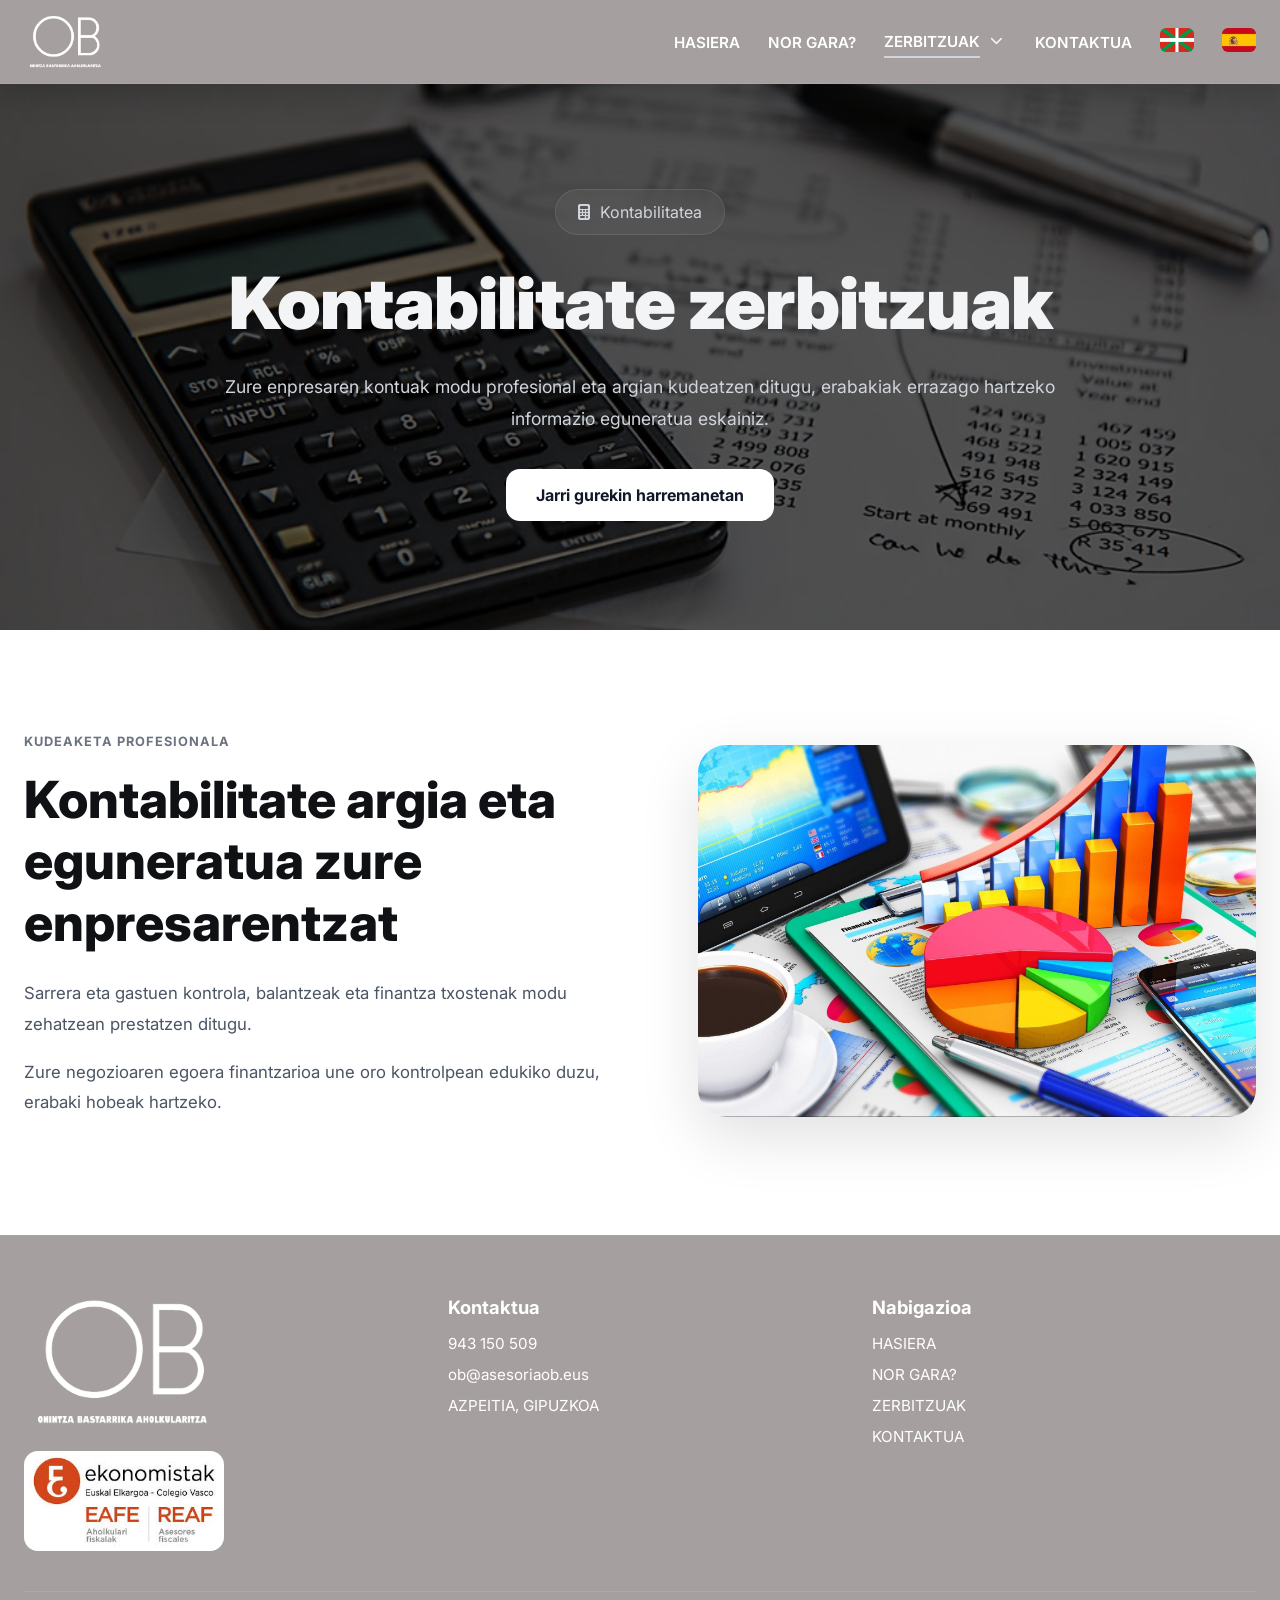
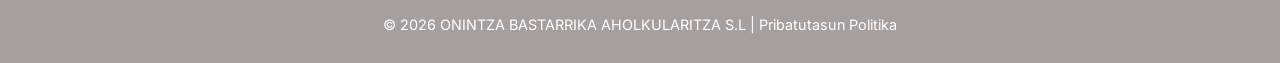
<file: kontabilitatea.html>
<!DOCTYPE html>
<html lang="eu">

<head>
    <meta charset="UTF-8">
    <meta name="viewport" content="width=device-width, initial-scale=1.0">
    <title data-i18n="errenta">Errenta</title>

    <link rel="preconnect" href="https://fonts.googleapis.com">
    <link href="https://fonts.googleapis.com/css2?family=Inter:wght=300;400;500;600;700;800;900&display=swap" rel="stylesheet">
    <link rel="stylesheet" href="https://cdnjs.cloudflare.com/ajax/libs/font-awesome/6.5.2/css/all.min.css">

    <style>
        /* RESET & BASE */
        * {
            margin: 0;
            padding: 0;
            box-sizing: border-box;
        }

        html {
            scroll-behavior: smooth;
        }

        body {
            font-family: 'Inter', sans-serif;
            background: #0f1115;
            color: #f3f4f6;
            overflow-x: hidden;
        }

        /* =========================================
           NAVBAR (Beste orrialdeekin guztiz sinkronizatua)
        ========================================= */
        .navbar {
            position: fixed;
            top: 0;
            left: 0;
            width: 100%;
            z-index: 999;
            background: #A69F9F;
            backdrop-filter: blur(20px);
            border-bottom: 1px solid rgba(255, 255, 255, 0.06);
            box-shadow: 0 10px 30px rgba(0, 0, 0, 0.18);
        }

        .nav-container {
            max-width: 1400px;
            margin: 0 auto;
            padding: 14px 24px;
            display: flex;
            justify-content: space-between;
            align-items: center;
            width: 100%;
        }

        .logo img {
            height: 55px;
            display: block;
            transition: .3s;
        }
        .dropdown-menu a.active {
    background: rgba(255,255,255,0.12);
    border-radius: 10px;
}

        /* HAMBURGER MENU BOTOIA */
        .menu-toggle {
            display: none;
            background: transparent;
            border: none;
            color: white;
            font-size: 24px;
            cursor: pointer;
        }

        .nav-menu {
            display: flex;
            align-items: center;
            gap: 28px;
            list-style: none;
        }

        .nav-menu a {
            text-decoration: none;
            color: white;
            font-weight: 600;
            font-size: 0.95rem;
            position: relative;
            transition: .3s;
        }

        .nav-menu a:hover {
            color: white;
        }

        .nav-menu > li > a::after {
            content: "";
            position: absolute;
            left: 0;
            bottom: -7px;
            width: 0%;
            height: 2px;
            background: #d1d5db;
            transition: .3s;
        }

        .nav-menu > li > a:hover::after {
            width: 100%;
        }

        /* DROPDOWN EGITURA */
        .dropdown {
            position: relative;
            display: flex;
            align-items: center;
            gap: 6px;
        }

        .dropdown-toggle-icon {
            cursor: pointer;
            color: #f3f4f6;
            transition: transform .3s ease;
            font-size: 0.8rem;
            padding: 4px;
        }

        .dropdown-menu {
            position: absolute;
            top: calc(100% + 14px);
            left: 50%;
            transform: translateX(-50%) translateY(10px);
            min-width: 280px;
            background: #A69F9F;
            backdrop-filter: blur(18px);
            border: 1px solid rgba(255, 255, 255, 0.08);
            border-radius: 16px;
            padding: 10px;
            list-style: none;
            opacity: 0;
            visibility: hidden;
            transition: .3s ease;
            box-shadow: 0 25px 60px rgba(0, 0, 0, 0.35);
        }

        /* Ordenagailuko bertsiorako Hover efektua */
        @media (min-width: 851px) {
            .dropdown:hover .dropdown-menu {
                opacity: 1;
                visibility: visible;
                transform: translateX(-50%) translateY(0);
            }
            .dropdown:hover .dropdown-toggle-icon {
                transform: rotate(180deg);
            }
        }

        .dropdown-menu a {
            display: block;
            padding: 12px 14px;
            border-radius: 10px;
            color: white;
            font-weight: 500;
        }

        .dropdown-menu a:hover {
            background: rgba(255, 255, 255, 0.06);
            color: white;
            transform: translateX(4px);
        }

        /* =========================================
           KONTABILITATEA / ERRENTA HERO & CONTENT
        ========================================= */
        .acc-hero {
            position: relative;
            min-height: 70vh;
            display: flex;
            align-items: center;
            justify-content: center;
            overflow: hidden;
            padding: 140px 20px 60px;
        }

        .acc-image {
            position: absolute;
            inset: 0;
            width: 100%;
            height: 100%;
            object-fit: cover;
            filter: brightness(0.35);
        }

        .acc-overlay {
            position: absolute;
            inset: 0;
            background: linear-gradient(to bottom, rgba(15, 17, 21, 0.5), rgba(15, 17, 21, 0.92));
        }

        .acc-content {
            position: relative;
            z-index: 2;
            text-align: center;
            max-width: 850px;
            width: 100%;
        }

        .acc-badge {
            display: inline-flex;
            align-items: center;
            gap: 10px;
            padding: 12px 22px;
            border-radius: 999px;
            background: rgba(255, 255, 255, 0.05);
            border: 1px solid rgba(255, 255, 255, 0.1);
            backdrop-filter: blur(12px);
            margin-bottom: 25px;
            color: #d1d5db;
        }

        .acc-content h1 {
            font-size: clamp(2.5rem, 6vw, 4.5rem);
            font-weight: 900;
            letter-spacing: -1px;
            margin-bottom: 25px;
            line-height: 1.2;
        }

        .acc-content p {
            color: #d1d5db;
            font-size: 1.1rem;
            line-height: 1.8;
            margin-bottom: 35px;
        }

        .acc-btn {
            display: inline-block;
            padding: 16px 30px;
            background: white;
            color: #111827;
            border-radius: 14px;
            font-weight: 700;
            text-decoration: none;
            transition: .3s;
        }

        .acc-btn:hover {
            transform: translateY(-4px);
        }

        /* INFO SECTION */
        .acc-info {
            background: #fff;
            color: #111827;
            padding: 100px 24px;
        }

        .container {
            max-width: 1400px;
            margin: auto;
            width: 100%;
        }

        .acc-grid {
            display: grid;
            grid-template-columns: 1.1fr 1fr;
            gap: 60px;
            align-items: center;
        }

        .acc-text h2 {
            font-size: clamp(2rem, 4.5vw, 3.2rem);
            font-weight: 800;
            margin-bottom: 25px;
            line-height: 1.2;
            color: #0f1115;
        }

        .acc-text p {
            color: #4b5563;
            line-height: 1.8;
            margin-bottom: 18px;
            font-size: 1.05rem;
        }

        .section-mini {
            display: inline-block;
            font-size: .8rem;
            letter-spacing: 1px;
            text-transform: uppercase;
            color: #6b7280;
            margin-bottom: 20px;
            font-weight: 700;
        }

        .acc-image-box img {
            width: 100%;
            height: auto;
            border-radius: 28px;
            box-shadow: 0 20px 60px rgba(0, 0, 0, 0.12);
        }

        /* =========================================
           FOOTER
        ========================================= */
        footer {
            background: #A69F9F;
            padding: 60px 24px 30px;
            border-top: 1px solid rgba(255, 255, 255, 0.05);
        }

        .footer-grid {
            display: grid;
            grid-template-columns: repeat(auto-fit, minmax(220px, 1fr));
            gap: 40px;
        }

        .footer-logo img {
            width: 100%;
            max-width: 200px;
            height: auto;
        }

        .footer-title {
            font-size: 1.15rem;
            margin-bottom: 16px;
            font-weight: 700;
            color: white;
        }

        .footer-links {
            list-style: none;
        }

        .footer-links li {
            margin-bottom: 12px;
            color: white;
            font-size: 0.95rem;
        }

        .footer-links a {
            color: white;
            text-decoration: none;
            transition: 0.3s;
        }

        .footer-links a:hover {
            color: white;
        }

        .footer-bottom {
            margin-top: 40px;
            padding-top: 24px;
            border-top: 1px solid rgba(255, 255, 255, 0.08);
            text-align: center;
            color: white;
            font-size: 0.9rem;
        }
        .footer-bottom a {
    color: inherit;
    text-decoration: none;
}

.footer-bottom a:hover {
    opacity: 0.8;
}
.nav-menu a.active {
    color: white;
}

.nav-menu a.active::after {
    width: 100%;
}

        /* =========================================
           RESPONSIVE MEDIA QUERIES (850px-ra sinkronizatua)
        ========================================= */
        @media (max-width: 850px) {
            .menu-toggle {
                display: block;
            }

            .logo img {
                height: 45px;
            }

            .dropdown {
                flex-wrap: wrap;
                justify-content: space-between;
            }

            .nav-menu {
                position: absolute;
                top: 100%;
                left: 0;
                width: 100%;
                background: #0f1115;
                flex-direction: column;
                align-items: flex-start;
                padding: 24px;
                gap: 20px;
                border-bottom: 1px solid rgba(255, 255, 255, 0.1);
                opacity: 0;
                visibility: hidden;
                transform: translateY(-10px);
                transition: .3s ease;
                max-height: 80vh;
                overflow-y: auto;
            }

            .nav-menu.active {
                opacity: 1;
                visibility: visible;
                transform: translateY(0);
            }

            .nav-menu li {
                width: 100%;
            }

            .nav-menu a {
                display: inline-block;
                width: auto;
                padding: 8px 0;
                font-size: 1.1rem;
            }

            #menuitem-lang-eu, #menuitem-lang-es {
                display: inline-block;
                width: auto;
                margin-right: 15px;
            }

            /* Dropdown mugikor bertsio garbia */
            .dropdown-menu {
                position: static;
                transform: none;
                opacity: 1;
                visibility: visible;
                max-height: 0;
                overflow: hidden;
                padding: 0;
                border: none;
                background: transparent;
                box-shadow: none;
                transition: max-height 0.3s ease;
                width: 100%;
            }

            .dropdown.active .dropdown-menu {
                max-height: 400px;
                padding: 10px 0 0 15px;
            }

            .dropdown.active .dropdown-toggle-icon {
                transform: rotate(180deg);
            }

            .dropdown-menu a {
                padding: 10px 0;
                width: 100%;
            }

            /* Edukien moldaketak bertsio mugikorrerako */
            .acc-hero {
                padding-top: 110px;
                min-height: 55vh;
            }

            .acc-grid {
                grid-template-columns: 1fr;
                gap: 40px;
            }

            .acc-info {
                padding: 60px 20px;
            }
        }
    </style>
</head>

<body>

    <nav class="navbar">
        <div class="nav-container">
            <a href="#" class="logo">
                <img src="Media/terrealdayazpeitia/dayvo/logo-ong.png" alt="Logo">
            </a>

            <button class="menu-toggle" id="mobile-menu-btn">
                <i class="fa-solid fa-bars"></i>
            </button>

            <ul class="nav-menu" id="nav-links">
                <li><a href="index.html" data-i18n="menu_home">HASIERA</a></li>
                <li><a href="quienes-somos.html" data-i18n="menu_about">Nor Gara?</a></li>
                
                <li class="dropdown" id="services-dropdown">
                    <a href="servicios.html">
                        <span data-i18n="menu_services">Zerbitzuak</span>
                    </a>
                    <i class="fa-solid fa-chevron-down dropdown-toggle-icon" id="dropdown-arrow"></i>
                    
                    <ul class="dropdown-menu">
                        <li><a href="lanahol.html" data-i18n="service_labor_title">Laboral arloa</a></li>
                         <li><a href="zerga.html" data-i18n="service_tax_title">Fiskalitatea</a></li>
                          <li><a href="kontabilitatea.html" data-i18n="service_accounting_title">Kontabilitatea</a></li>
                           <li><a href="errenta.html" data-i18n="service_renta_title">Errenta</a></li>
                           <li><a href="jubilazioa.html" data-i18n="service_retirement_title">Jubilazioa, aitatasuna eta amatasuna</a></li>
                        
                        <li><a href="dirulaguntzak.html" data-i18n="service_grants_title">Diru laguntzak</a></li>
                    
                      
                    </ul>
                </li>

                <li><a href="contacto.html" data-i18n="menu_contact">Kontaktua</a></li>
                <li id="menuitem-lang-eu">
                    <a href="#" data-lang="eu" title="Euskara">
                        <img src="Media/terrealdayazpeitia/dayvo/euskera.jpg" alt="Euskara" style="width:34px;height:24px;border-radius:6px;">
                    </a>
                </li>
                <li id="menuitem-lang-es">
                    <a href="#" data-lang="es" title="Castellano">
                        <img src="Media/terrealdayazpeitia/dayvo/españa.jpg" alt="Castellano" style="width:34px;height:24px;border-radius:6px;">
                    </a>
                </li>
            </ul>
        </div>
    </nav>

    <section class="acc-hero">
        <div class="acc-overlay"></div>
        <img src="Media/terrealdayazpeitia/dayvo/contabilidad.jpg" alt="Kontabilitatea" class="acc-image">

        <div class="acc-content">
            <span class="acc-badge">
                <i class="fa-solid fa-calculator"></i>
                <span data-i18n="service_accounting_title">Kontabilitatea</span>
            </span>

            <h1 data-i18n="service_accounting_hero_h1">
                Kontabilitate zerbitzuak
            </h1>

            <p data-i18n="service_accounting_hero_desc">
                Zure enpresaren kontuak modu profesional eta argian kudeatzen ditugu,
                erabakiak errazago hartzeko informazio eguneratua eskainiz.
            </p>

            <a href="contacto.html" class="acc-btn" data-i18n="about_cta_btn">
                Jarri gurekin harremanetan
            </a>
        </div>
    </section>

    <section class="acc-info">
        <div class="container acc-grid">
            <div class="acc-text">
                <span class="section-mini" data-i18n="accounting_info_mini">Kudeaketa profesionala</span>
                <h2 data-i18n="accounting_info_h2">Kontabilitate argia eta eguneratua zure enpresarentzat</h2>

                <p data-i18n="accounting_info_p1">
                    Sarrera eta gastuen kontrola, balantzeak eta finantza txostenak modu
                    zehatzean prestatzen ditugu.
                </p>

                <p data-i18n="accounting_info_p2">
                    Zure negozioaren egoera finantzarioa une oro kontrolpean edukiko duzu,
                    erabaki hobeak hartzeko.
                </p>
            </div>

            <div class="acc-image-box">
                <img src="Media/terrealdayazpeitia/dayvo/definicion-contabilidad-contable.jpg" alt="Kontabilitatea lana">
            </div>
        </div>
    </section>

    <footer>
        <div class="container">
            <div class="footer-grid">
                <div class="footer-logo">
                    <img src="Media/terrealdayazpeitia/dayvo/logo-ong.png" alt="OB Logo">
                    <img src="Media/terrealdayazpeitia/dayvo/REAF.jpeg" alt="REAF" style="width:200px; margin-top:20px; border-radius:14px; display:block;">
                </div>

                <div>
                    <h3 class="footer-title" data-i18n="contact_title">Kontaktua</h3>
                    <ul class="footer-links">
                        <li>943 150 509</li>
                        <li>ob@asesoriaob.eus</li>
                        <li data-i18n="footer_address">Azpeitia, Gipuzkoa</li>
                    </ul>
                </div>

                <div>
                    <h3 class="footer-title" data-i18n="footer_nav">Nabigazioa</h3>
                    <ul class="footer-links">
                        <li><a href="index.html" data-i18n="menu_home">Hasiera</a></li>
                        <li><a href="quienes-somos.html" data-i18n="menu_about">Nor gara?</a></li>
                        <li><a href="servicios.html" data-i18n="menu_services">Zerbitzuak</a></li>
                        <li><a href="contacto.html" data-i18n="menu_contact">Kontaktua</a></li>
                    </ul>
                </div>
            </div>

            <div class="footer-bottom">
    &copy; 2026 ONINTZA BASTARRIKA AHOLKULARITZA S.L |
    <a href="politika.html" data-i18n="privacy_policy">
        Pribatutasun Politika
    </a>
</div>
        </div>
    </footer>

    <script>
        // MUGIKORREKO MENUA LOGIKA (Index eta Nor Gara orrialdeen berbera)
        const mobileMenuBtn = document.getElementById('mobile-menu-btn');
        const navLinks = document.getElementById('nav-links');
        const servicesDropdown = document.getElementById('services-dropdown');
        const dropdownArrow = document.getElementById('dropdown-arrow');

        mobileMenuBtn.addEventListener('click', () => {
            navLinks.classList.toggle('active');
            const icon = mobileMenuBtn.querySelector('i');
            if (navLinks.classList.contains('active')) {
                icon.className = 'fa-solid fa-xmark';
            } else {
                icon.className = 'fa-solid fa-bars';
                servicesDropdown.classList.remove('active');
            }
        });

        // MUGIKORREAN: Fletxari sakatzean zerbitzuen dropdown-a ireki dadin
        if (dropdownArrow) {
            dropdownArrow.addEventListener('click', function(e) {
                if (window.innerWidth <= 850) {
                    e.preventDefault();
                    e.stopPropagation(); 
                    servicesDropdown.classList.toggle('active');
                }
            });
        }

        /* HIZKUNTZA ETA ITZULPEN LOGIKA */
        let lang = localStorage.getItem("lang") || "eu";
        const urlLang = new URLSearchParams(window.location.search).get("lang");

        if (urlLang) {
            lang = urlLang;
            localStorage.setItem("lang", lang);
        }

        fetch(`lang/${lang}.json`)
            .then(response => response.json())
            .then(translations => {
                document.querySelectorAll("[data-i18n]").forEach(element => {
                    const key = element.getAttribute("data-i18n");
                    if (translations[key]) {
                        element.innerHTML = translations[key];
                    }
                });
            }).catch(err => console.error("Errorea hizkuntza kargatzean:", err));
// ACTIVE MENU LOGIKA
const currentPage = window.location.pathname.split("/").pop();

document.querySelectorAll(".nav-menu a").forEach(link => {
    const href = link.getAttribute("href");

    if (href === currentPage) {
        link.classList.add("active");

        // Dropdown barruko orria bada,
        // "Zerbitzuak" ere aktibatu
        const dropdown = link.closest(".dropdown");

        if (dropdown) {
            const parentLink = dropdown.querySelector('a[href="servicios.html"]');

            if (parentLink) {
                parentLink.classList.add("active");
            }
        }
    }
});
        document.querySelectorAll("[data-lang]").forEach(link => {
            link.addEventListener("click", function (e) {
                e.preventDefault();
                const selectedLang = this.getAttribute("data-lang");
                localStorage.setItem("lang", selectedLang);
                location.reload();
            });
        });
    </script>

</body>
</html>
</file>
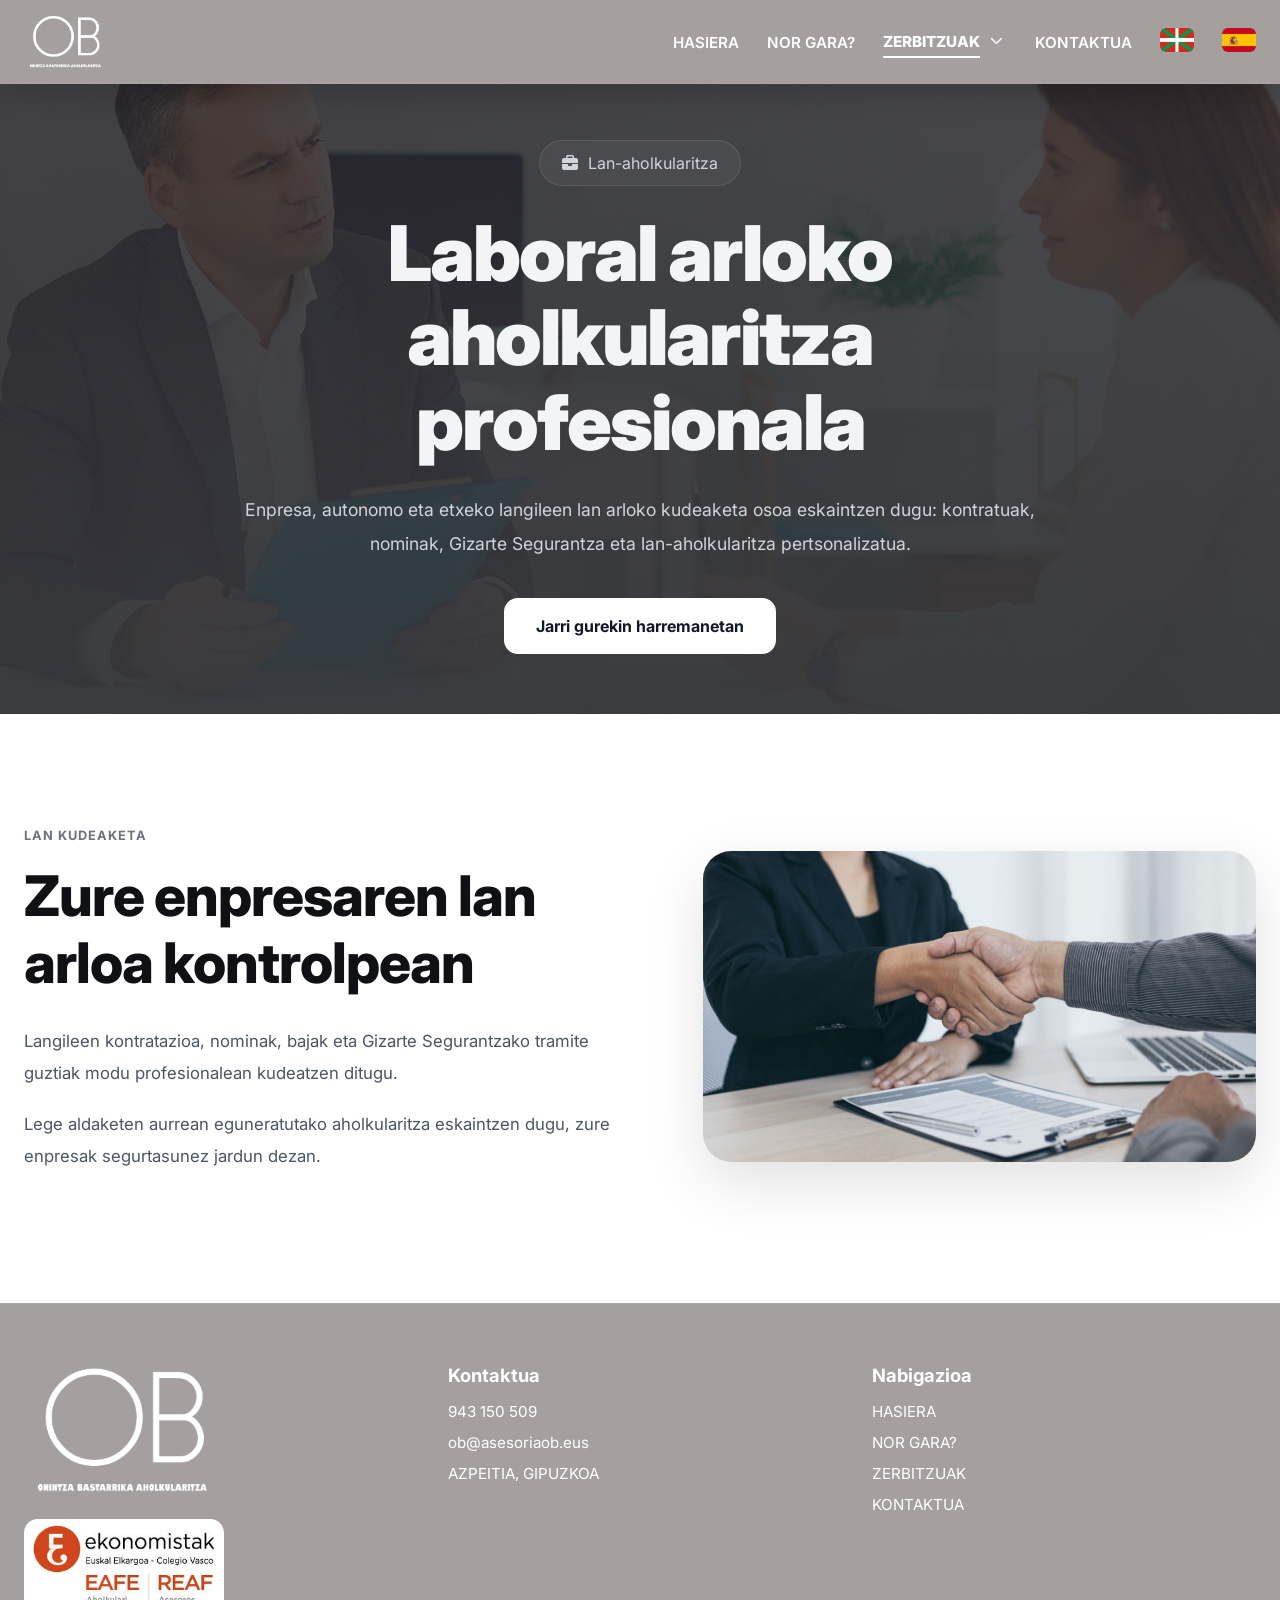
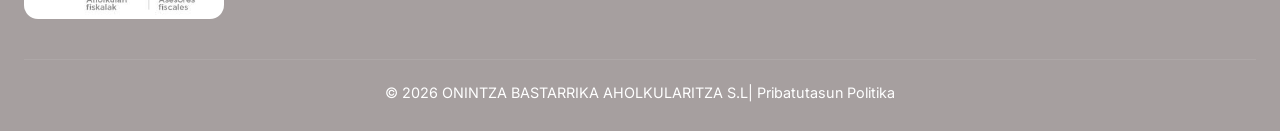
<file: lanahol.html>
<!DOCTYPE html>
<html lang="eu">

<head>
    <meta charset="UTF-8">
    <meta name="viewport" content="width=device-width, initial-scale=1.0">
    <title data-i18n="service_labor_title">Lan-Aholkularitza</title>

    <link rel="preconnect" href="https://fonts.googleapis.com">
    <link href="https://fonts.googleapis.com/css2?family=Inter:wght@300;400;500;600;700;800;900&display=swap" rel="stylesheet">
    <link rel="stylesheet" href="https://cdnjs.cloudflare.com/ajax/libs/font-awesome/6.5.2/css/all.min.css">

    <style>
        /* RESET & BASE */
        * {
            margin: 0;
            padding: 0;
            box-sizing: border-box;
        }

        html {
            scroll-behavior: smooth;
        }

        body {
            font-family: 'Inter', sans-serif;
            background: #0f1115;
            color: #f3f4f6;
            overflow-x: hidden;
        }

        /* =========================================
           NAVBAR (Beste orrialdeekin sinkronizatua)
        ========================================= */
        .navbar {
            position: fixed;
            top: 0;
            left: 0;
            width: 100%;
            z-index: 999;
            background: #A69F9F;
            backdrop-filter: blur(20px);
            border-bottom: 1px solid rgba(255, 255, 255, 0.06);
            box-shadow: 0 10px 30px rgba(0, 0, 0, 0.18);
        }

        .nav-container {
            max-width: 1400px;
            margin: 0 auto;
            padding: 14px 24px;
            display: flex;
            justify-content: space-between;
            align-items: center;
            width: 100%;
        }

        .logo img {
            height: 55px;
            display: block;
            transition: .3s;
        }

        /* HAMBURGER MENU BOTOIA */
        .menu-toggle {
            display: none;
            background: transparent;
            border: none;
            color: white;
            font-size: 24px;
            cursor: pointer;
        }

        .nav-menu {
            display: flex;
            align-items: center;
            gap: 28px;
            list-style: none;
        }

        .nav-menu a {
            text-decoration: none;
            color: white;
            font-weight: 600;
            font-size: 0.95rem;
            position: relative;
            transition: .3s;
        }

        .nav-menu a:hover {
            color: white;
        }

        .nav-menu > li > a::after {
            content: "";
            position: absolute;
            left: 0;
            bottom: -7px;
            width: 0%;
            height: 2px;
            background: #d1d5db;
            transition: .3s;
        }

        .nav-menu > li > a:hover::after {
            width: 100%;
        }

        /* DROPDOWN EGITURA */
        .dropdown {
            position: relative;
            display: flex;
            align-items: center;
            gap: 6px;
        }

        .dropdown-toggle-icon {
            cursor: pointer;
            color: #f3f4f6;
            transition: transform .3s ease;
            font-size: 0.8rem;
            padding: 4px;
        }

        .dropdown-menu {
            position: absolute;
            top: calc(100% + 14px);
            left: 50%;
            transform: translateX(-50%) translateY(10px);
            min-width: 280px;
            background: #A69F9F;
            backdrop-filter: blur(18px);
            border: 1px solid rgba(255, 255, 255, 0.08);
            border-radius: 16px;
            padding: 10px;
            list-style: none;
            opacity: 0;
            visibility: hidden;
            transition: .3s ease;
            box-shadow: 0 25px 60px rgba(0, 0, 0, 0.35);
        }

        /* Ordenagailuko bertsiorako Hover efektua */
        @media (min-width: 851px) {
            .dropdown:hover .dropdown-menu {
                opacity: 1;
                visibility: visible;
                transform: translateX(-50%) translateY(0);
            }
            .dropdown:hover .dropdown-toggle-icon {
                transform: rotate(180deg);
            }
        }

        .dropdown-menu a {
            display: block;
            padding: 12px 14px;
            border-radius: 10px;
            color: white;
            font-weight: 500;
        }

        .dropdown-menu a:hover {
            background: rgba(255, 255, 255, 0.06);
            color: white;
            transform: translateX(4px);
        }

        /* =========================================
           LABOR HERO
        ========================================= */
        .labor-hero {
            position: relative;
            min-height: 70vh;
            display: flex;
            align-items: center;
            justify-content: center;
            overflow: hidden;
            padding: 140px 20px 60px;
        }

        .labor-image {
            position: absolute;
            inset: 0;
            width: 100%;
            height: 100%;
            object-fit: cover;
            filter: brightness(0.35);
        }

        .labor-overlay {
            position: absolute;
            inset: 0;
         background: linear-gradient(to bottom, rgba(63, 63, 70, 0.5), rgba(57, 59, 63, 0.92));
            z-index: 1;
        }

        .labor-content {
            position: relative;
            z-index: 2;
            max-width: 850px;
            text-align: center;
            width: 100%;
        }

        .labor-badge {
            display: inline-flex;
            align-items: center;
            gap: 10px;
            padding: 12px 22px;
            border-radius: 999px;
            background: rgba(255, 255, 255, 0.05);
            border: 1px solid rgba(255, 255, 255, 0.1);
            backdrop-filter: blur(10px);
            color: #d1d5db;
            margin-bottom: 26px;
        }

        .labor-content h1 {
            font-size: clamp(2.5rem, 6vw, 4.8rem);
            line-height: 1.1;
            margin-bottom: 28px;
            font-weight: 900;
            letter-spacing: -2px;
        }

        .labor-content p {
            color: #d1d5db;
            font-size: 1.1rem;
            line-height: 1.9;
            margin-bottom: 38px;
        }

        .labor-btn {
            display: inline-flex;
            align-items: center;
            justify-content: center;
            padding: 18px 32px;
            background: white;
            color: #111827;
            border-radius: 14px;
            text-decoration: none;
            font-weight: 700;
            transition: .3s ease;
        }

        .labor-btn:hover {
            transform: translateY(-4px);
        }

        /* =========================================
           LABOR INFO
        ========================================= */
        .labor-info {
            background: #fff;
            color: #111827;
            padding: 110px 24px;
        }

        .container {
            max-width: 1400px;
            margin: auto;
            width: 100%;
        }

        .labor-grid {
            display: grid;
            grid-template-columns: 1.1fr 1fr;
            gap: 70px;
            align-items: center;
        }

        .labor-text h2 {
            font-size: clamp(2rem, 5vw, 3.5rem);
            line-height: 1.2;
            margin-bottom: 28px;
            font-weight: 800;
            letter-spacing: -1px;
            color: #0f1115;
        }

        .labor-text p {
            color: #4b5563;
            line-height: 1.9;
            margin-bottom: 20px;
            font-size: 1.05rem;
        }

        .labor-card-image img {
            width: 100%;
            height: auto;
            border-radius: 28px;
            box-shadow: 0 20px 60px rgba(0, 0, 0, 0.12);
        }

        .section-mini {
            display: inline-block;
            font-size: .8rem;
            letter-spacing: 1px;
            text-transform: uppercase;
            color: #6b7280;
            margin-bottom: 20px;
            font-weight: 700;
        }

        /* =========================================
           FOOTER
        ========================================= */
        footer {
            background: #A69F9F;
            padding: 60px 24px 30px;
            border-top: 1px solid rgba(255, 255, 255, 0.05);
        }

        .footer-grid {
            display: grid;
            grid-template-columns: repeat(auto-fit, minmax(220px, 1fr));
            gap: 40px;
        }

        .footer-logo img {
            width: 100%;
            max-width: 200px;
            height: auto;
        }

        .footer-title {
            font-size: 1.15rem;
            margin-bottom: 16px;
            font-weight: 700;
            color: white;
        }

        .footer-links {
            list-style: none;
        }

        .footer-links li {
            margin-bottom: 12px;
            color: white;
            font-size: 0.95rem;
        }

        .footer-links a {
            color: white;
            text-decoration: none;
            transition: 0.3s;
        }

        .footer-links a:hover {
            color: white;
        }

        .footer-bottom {
            margin-top: 40px;
            padding-top: 24px;
            border-top: 1px solid rgba(255, 255, 255, 0.08);
            text-align: center;
            color: white;
            font-size: 0.9rem;
            width: 100%;
        }
        .footer-bottom a {
    color: inherit;
    text-decoration: none;
}

.footer-bottom a:hover {
    opacity: 0.8;
}
.nav-menu a.active {
    color: white;
    font-weight: 800;
}

.nav-menu a.active::after {
    width: 100%;
    background: white;
}

.dropdown-menu a.active {
    background: rgba(255,255,255,0.12);
    border-radius: 10px;
}

        /* =========================================
           RESPONSIVE MEDIA QUERIES (850px)
        ========================================= */
        @media (max-width: 850px) {
            .menu-toggle {
                display: block;
            }

            .logo img {
                height: 45px;
            }

            .dropdown {
                flex-wrap: wrap;
                justify-content: space-between;
            }

            .nav-menu {
                position: absolute;
                top: 100%;
                left: 0;
                width: 100%;
                background: #0f1115;
                flex-direction: column;
                align-items: flex-start;
                padding: 24px;
                gap: 20px;
                border-bottom: 1px solid rgba(255, 255, 255, 0.1);
                opacity: 0;
                visibility: hidden;
                transform: translateY(-10px);
                transition: .3s ease;
                max-height: 80vh;
                overflow-y: auto;
            }

            .nav-menu.active {
                opacity: 1;
                visibility: visible;
                transform: translateY(0);
            }

            .nav-menu li {
                width: 100%;
            }

            .nav-menu a {
                display: inline-block;
                width: auto;
                padding: 8px 0;
                font-size: 1.1rem;
            }

            #menuitem-lang-eu, #menuitem-lang-es {
                display: inline-block;
                width: auto;
                margin-right: 15px;
            }

            /* Dropdown mugikor bertsio garbia */
            .dropdown-menu {
                position: static;
                transform: none;
                opacity: 1;
                visibility: visible;
                max-height: 0;
                overflow: hidden;
                padding: 0;
                border: none;
                background: transparent;
                box-shadow: none;
                transition: max-height 0.3s ease;
                width: 100%;
            }

            .dropdown.active .dropdown-menu {
                max-height: 400px;
                padding: 10px 0 0 15px;
            }

            .dropdown.active .dropdown-toggle-icon {
                transform: rotate(180deg);
            }

            .dropdown-menu a {
                padding: 10px 0;
                width: 100%;
            }

            /* Edukien moldaketak bertsio mugikorrerako */
            .labor-hero {
                padding-top: 110px;
                min-height: 55vh;
            }

            .labor-grid {
                grid-template-columns: 1fr;
                gap: 40px;
            }

            .labor-info {
                padding: 60px 20px;
            }
        }
    </style>
</head>

<body>

    <nav class="navbar">
        <div class="nav-container">
            <a href="#" class="logo">
                <img src="Media/terrealdayazpeitia/dayvo/logo-ong.png" alt="Logo">
            </a>

            <button class="menu-toggle" id="mobile-menu-btn">
                <i class="fa-solid fa-bars"></i>
            </button>

            <ul class="nav-menu" id="nav-links">
                <li><a href="index.html" data-i18n="menu_home">HASIERA</a></li>
                <li><a href="quienes-somos.html" data-i18n="menu_about">Nor Gara?</a></li>

                <li class="dropdown" id="services-dropdown">
                    <a href="servicios.html">
                        <span data-i18n="menu_services">Zerbitzuak</span>
                    </a>
                    <i class="fa-solid fa-chevron-down dropdown-toggle-icon" id="dropdown-arrow"></i>

                    <ul class="dropdown-menu">
                      <li><a href="lanahol.html" data-i18n="service_labor_title">Laboral arloa</a></li>
                         <li><a href="zerga.html" data-i18n="service_tax_title">Fiskalitatea</a></li>
                          <li><a href="kontabilitatea.html" data-i18n="service_accounting_title">Kontabilitatea</a></li>
                           <li><a href="errenta.html" data-i18n="service_renta_title">Errenta</a></li>
                           <li><a href="jubilazioa.html" data-i18n="service_retirement_title">Jubilazioa, aitatasuna eta amatasuna</a></li>
                        
                        <li><a href="dirulaguntzak.html" data-i18n="service_grants_title">Diru laguntzak</a></li>
                    
                      
                    </ul>
                </li>

                <li><a href="contacto.html" data-i18n="menu_contact">Kontaktua</a></li>
                <li id="menuitem-lang-eu">
                    <a href="#" data-lang="eu" title="Euskara">
                        <img src="Media/terrealdayazpeitia/dayvo/euskera.jpg" alt="Euskara" style="width:34px;height:24px;border-radius:6px;">
                    </a>
                </li>
                <li id="menuitem-lang-es">
                    <a href="#" data-lang="es" title="Castellano">
                        <img src="Media/terrealdayazpeitia/dayvo/españa.jpg" alt="Castellano" style="width:34px;height:24px;border-radius:6px;">
                    </a>
                </li>
            </ul>
        </div>
    </nav>

    <section class="labor-hero">
        <div class="labor-overlay"></div>
        <img src="Media/terrealdayazpeitia/dayvo/entrevista-2560x950-1.jpg" alt="Laboral arloa" class="labor-image">

        <div class="labor-content">
            <span class="labor-badge">
                <i class="fa-solid fa-briefcase"></i>
                <span data-i18n="lab_hero_badge">Lan-aholkularitza</span>
            </span>
            <h1 data-i18n="lab_hero_h1">Laboral arloko aholkularitza profesionala</h1>
            <p data-i18n="lab_hero_p">
                Enpresa eta autonomoentzako lan arloko kudeaketa osoa eskaintzen dugu:
                kontratuak, nominak, Gizarte Segurantza eta lan-aholkularitza pertsonalizatua.
            </p>
            <a href="contacto.html" class="labor-btn" data-i18n="lab_hero_btn">Jarri gurekin harremanetan</a>
        </div>
    </section>

    <section class="labor-info">
        <div class="container labor-grid">
            <div class="labor-text">
                <span class="section-mini" data-i18n="lab_info_mini">Lan kudeaketa</span>
                <h2 data-i18n="lab_info_h2">Zure enpresaren lan arloa kontrolpean</h2>
                <p data-i18n="lab_info_p1">
                    Langileen kontratazioa, nominak, bajak eta Gizarte Segurantzako tramite guztiak modu profesionalean kudeatzen ditugu.
                </p>
                <p data-i18n="lab_info_p2">
                    Lege aldaketen aurrean eguneratutako aholkularitza eskaintzen dugu, zure enpresak segurtasunez jardun dezan.
                </p>
            </div>
            <div class="labor-card-image">
                <img src="Media/terrealdayazpeitia/dayvo/mejor-trabajo.jpg" alt="Lan-aholkularitza">
            </div>
        </div>
    </section>

    <footer>
        <div class="container">
            <div class="footer-grid">
                <div class="footer-logo">
                    <img src="Media/terrealdayazpeitia/dayvo/logo-ong.png" alt="OB Logo">
                    <img src="Media/terrealdayazpeitia/dayvo/REAF.jpeg" alt="REAF" style="width:200px; margin-top:20px; border-radius:14px; display:block;">
                </div>

                <div>
                    <h3 class="footer-title" data-i18n="contact_title">Kontaktua</h3>
                    <ul class="footer-links">
                        <li>943 150 509</li>
                        <li>ob@asesoriaob.eus</li>
                        <li data-i18n="footer_address">Azpeitia, Gipuzkoa</li>
                    </ul>
                </div>

                <div>
                    <h3 class="footer-title" data-i18n="footer_nav">Nabigazioa</h3>
                    <ul class="footer-links">
                        <li><a href="index.html" data-i18n="menu_home">Hasiera</a></li>
                        <li><a href="quienes-somos.html" data-i18n="menu_about">Nor gara?</a></li>
                        <li><a href="servicios.html" data-i18n="menu_services">Zerbitzuak</a></li>
                        <li><a href="contacto.html" data-i18n="menu_contact">Kontaktua</a></li>
                    </ul>
                </div>
            </div>

           <div class="footer-bottom">
    &copy; 2026 ONINTZA BASTARRIKA AHOLKULARITZA S.L|
    <a href="politika.html" data-i18n="privacy_policy">
        Pribatutasun Politika
    </a>
</div>
        </div>
    </footer>

    <script>
        // MUGIKORREKO MENUA LOGIKA
        const mobileMenuBtn = document.getElementById('mobile-menu-btn');
        const navLinks = document.getElementById('nav-links');
        const servicesDropdown = document.getElementById('services-dropdown');
        const dropdownArrow = document.getElementById('dropdown-arrow');

        mobileMenuBtn.addEventListener('click', () => {
            navLinks.classList.toggle('active');
            const icon = mobileMenuBtn.querySelector('i');
            if (navLinks.classList.contains('active')) {
                icon.className = 'fa-solid fa-xmark';
            } else {
                icon.className = 'fa-solid fa-bars';
                servicesDropdown.classList.remove('active');
            }
        });

        // MUGIKORREAN: Fletxari sakatzean zerbitzuen dropdown-a ireki dadin
        if (dropdownArrow) {
            dropdownArrow.addEventListener('click', function(e) {
                if (window.innerWidth <= 850) {
                    e.preventDefault();
                    e.stopPropagation(); 
                    servicesDropdown.classList.toggle('active');
                }
            });
        }

        /* HIZKUNTZA ETA ITZULPEN LOGIKA */
        let lang = localStorage.getItem("lang") || "eu";
        const urlLang = new URLSearchParams(window.location.search).get("lang");

        if (urlLang) {
            lang = urlLang;
            localStorage.setItem("lang", lang);
        }

        fetch(`lang/${lang}.json`)
            .then(response => response.json())
            .then(translations => {
                document.querySelectorAll("[data-i18n]").forEach(element => {
                    const key = element.getAttribute("data-i18n");
                    if (translations[key]) {
                        element.innerHTML = translations[key];
                    }
                });
            }).catch(err => console.error("Errorea hizkuntza kargatzean:", err));
const currentPage = window.location.pathname.split("/").pop();

document.querySelectorAll(".nav-menu a").forEach(link => {
    const href = link.getAttribute("href");

    if (href === currentPage) {
        link.classList.add("active");

        // Dropdown barruko orria bada
        const dropdown = link.closest(".dropdown");

        if (dropdown) {
            const parentLink = dropdown.querySelector('a[href="servicios.html"]');

            if (parentLink) {
                parentLink.classList.add("active");
            }
        }
    }
});
        document.querySelectorAll("[data-lang]").forEach(link => {
            link.addEventListener("click", function (e) {
                e.preventDefault();
                const selectedLang = this.getAttribute("data-lang");
                localStorage.setItem("lang", selectedLang);
                location.reload();
            });
        });
    </script>

</body>
</html>
</file>
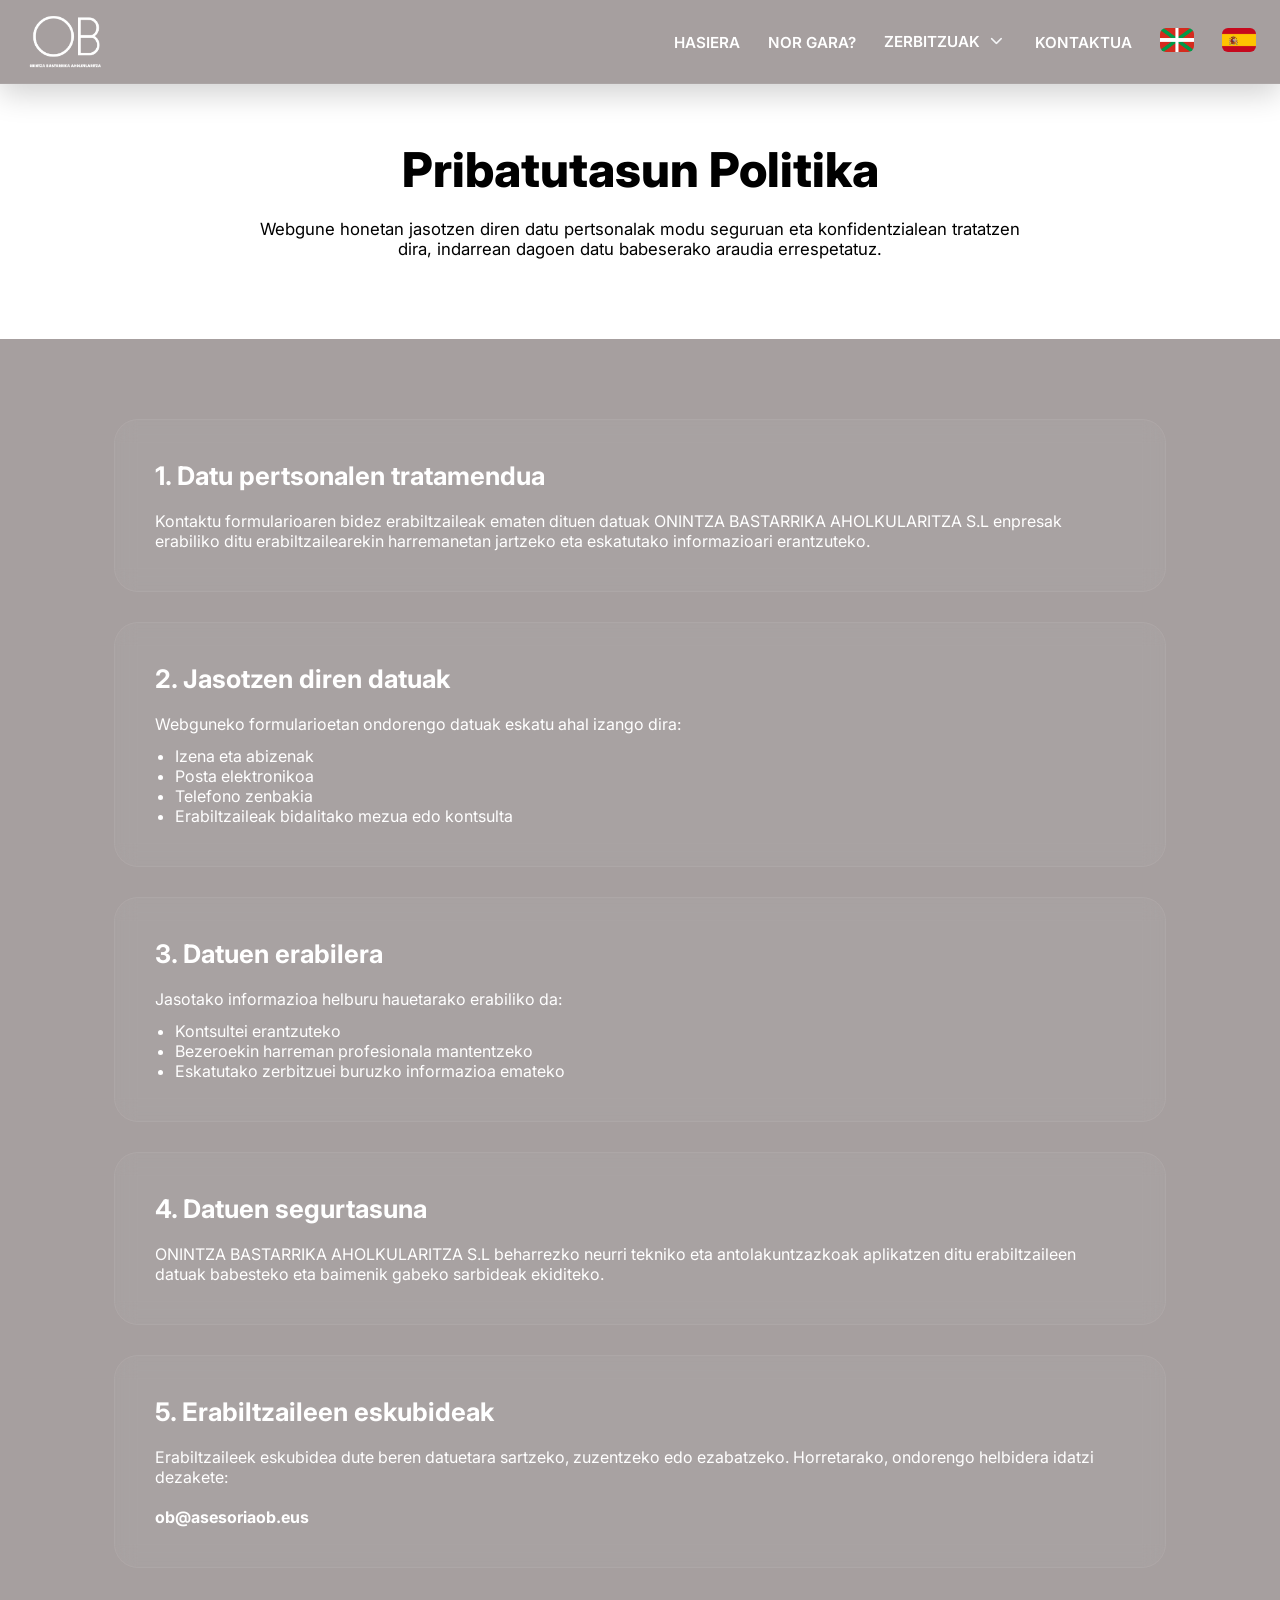
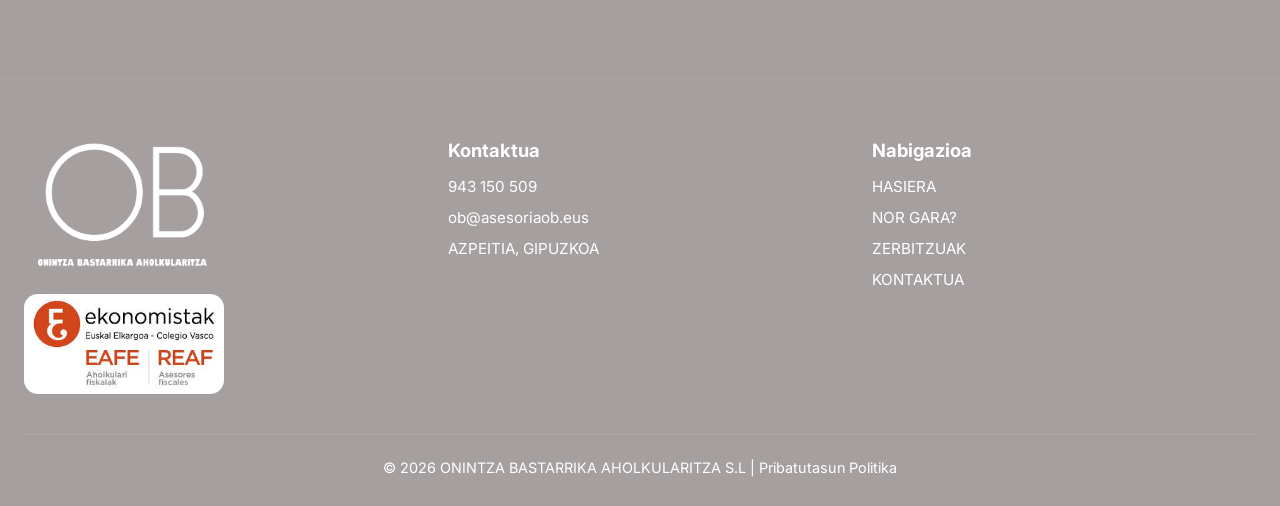
<file: politika.html>
<!DOCTYPE html>
<html lang="eu">

<head>
    <meta charset="UTF-8">
    <meta name="viewport" content="width=device-width, initial-scale=1.0">
    <title>OB AHOLKULARITZA</title>

    <link rel="preconnect" href="https://fonts.googleapis.com">
    <link href="https://fonts.googleapis.com/css2?family=Inter:wght=300;400;500;600;700;800;900&display=swap" rel="stylesheet">
    <link rel="stylesheet" href="https://cdnjs.cloudflare.com/ajax/libs/font-awesome/6.5.2/css/all.min.css">

    <style>
        /* RESET & BASE */
        * {
            margin: 0;
            padding: 0;
            box-sizing: border-box;
        }

        html {
            scroll-behavior: smooth;
        }

        body {
            font-family: 'Inter', sans-serif;
            background: #A69F9F;
            color: #f3f4f6;
            overflow-x: hidden;
        }

        /* NAVBAR ("Nor Gara" orrialdeko bertsio berbera, zabalera osoa %100) */
        .navbar {
            position: fixed;
            top: 0;
            left: 0;
            width: 100%;
            z-index: 999;
            background: #A69F9F;
            backdrop-filter: blur(20px);
            border-bottom: 1px solid rgba(255,255,255,0.06);
            box-shadow: 0 10px 30px rgba(0,0,0,0.18);
        }

        .nav-container {
            max-width: 1400px;
            margin: 0 auto; /* Edukia barruan zentratzen du zabalera handietan */
            padding: 14px 24px;
            display: flex;
            justify-content: space-between;
            align-items: center;
            width: 100%;
        }

        .logo img {
            height: 55px;
            display: block;
            transition: .3s;
        }

        /* HAMBURGER MENU BOTOIA */
        .menu-toggle {
            display: none;
            background: transparent;
            border: none;
            color: white;
            font-size: 24px;
            cursor: pointer;
        }

        .nav-menu {
            display: flex;
            align-items: center;
            gap: 28px;
            list-style: none;
        }

        .nav-menu a {
            text-decoration: none;
            color: white;
            font-weight: 600;
            font-size: 0.95rem;
            position: relative;
            transition: .3s;
        }

        .nav-menu a:hover {
            color: white;
        }

        .nav-menu > li > a::after {
            content: "";
            position: absolute;
            left: 0;
            bottom: -7px;
            width: 0%;
            height: 2px;
            background: #d1d5db;
            transition: .3s;
        }

        .nav-menu > li > a:hover::after {
            width: 100%;
        }

        /* DROPDOWN */
        .dropdown {
            position: relative;
            display: flex;
            align-items: center;
            gap: 6px;
        }

        .dropdown-toggle-icon {
            cursor: pointer;
            color: #f3f4f6;
            transition: transform .3s ease;
            font-size: 0.8rem;
            padding: 4px;
        }

        .dropdown-menu {
            position: absolute;
            top: calc(100% + 14px);
            left: 50%;
            transform: translateX(-50%) translateY(10px);
            min-width: 280px;
            background: #A69F9F;
            backdrop-filter: blur(18px);
            border: 1px solid rgba(255,255,255,0.08);
            border-radius: 16px;
            padding: 10px;
            list-style: none;
            opacity: 0;
            visibility: hidden;
            transition: .3s ease;
            box-shadow: 0 25px 60px rgba(0,0,0,0.35);
        }

        /* Ordenagailuko bertsiorako Hover efektua */
        @media (min-width: 851px) {
            .dropdown:hover .dropdown-menu {
                opacity: 1;
                visibility: visible;
                transform: translateX(-50%) translateY(0);
            }
            .dropdown:hover .dropdown-toggle-icon {
                transform: rotate(180deg);
            }
        }

        .dropdown-menu a {
            display: block;
            padding: 12px 14px;
            border-radius: 10px;
            color: white;
            font-weight: 500;
        }

        .dropdown-menu a:hover {
            background: rgba(255,255,255,0.06);
            color: white;
            transform: translateX(4px);
        }
  footer {
            background: #A69F9F;
            padding: 60px 24px 30px;
            border-top: 1px solid rgba(255,255,255,0.05);
        }

        .footer-grid {
            display: grid;
            grid-template-columns: repeat(auto-fit, minmax(220px, 1fr));
            gap: 40px;
        }

        .footer-logo img {
            width: 100%;
            max-width: 200px;
            height: auto;
        }

        .footer-title {
            font-size: 1.15rem;
            margin-bottom: 16px;
            font-weight: 700;
            color: white;
        }

        .footer-links {
            list-style: none;
        }

        .footer-links li {
            margin-bottom: 12px;
            color: white;
            font-size: 0.95rem;
        }

        .footer-links a {
            color: white;
            text-decoration: none;
            transition: 0.3s;
        }

        .footer-links a:hover {
            color: white;
        }

        .footer-bottom {
            margin-top: 40px;
            padding-top: 24px;
            border-top: 1px solid rgba(255,255,255,0.08);
            text-align: center;
            color: white;
            font-size: 0.9rem;
        }
         .hero{
            padding-top:140px;
            padding-bottom:80px;
            text-align:center;
            background:
            white
        }

        .hero h1{
            font-size:3rem;
            font-weight:800;
            margin-bottom:20px;
            color: black;
        }

        .hero p{
            max-width:760px;
            margin:auto;
            color:black;
            font-size:1.05rem;
        }

        /* CONTENT */
        .privacy-section{
            max-width:1100px;
            margin:auto;
            padding:80px 24px;
        }

        .privacy-card{
            background:rgba(255,255,255,0.03);
            border:1px solid rgba(255,255,255,0.06);
            border-radius:24px;
            padding:40px;
            margin-bottom:30px;
            backdrop-filter:blur(10px);
        }

        .privacy-card h2{
            font-size:1.6rem;
            margin-bottom:20px;
            color:white;
        }

        .privacy-card p,
        .privacy-card li{
            color:white;
            font-size:1rem;
        }

        .privacy-card ul{
            padding-left:20px;
            margin-top:12px;
        }

        .highlight{
            color:white;
            font-weight:700;
        }
        .footer-bottom a {
    color: inherit;
    text-decoration: none;
}

.footer-bottom a:hover {
    opacity: 0.8;
}


        /* RESPONSIVE MEDIA QUERIES ("Nor Gara" logikarekin sinkronizatua) */
        @media (max-width: 850px) {
            .menu-toggle {
                display: block;
            }

            .logo img {
                height: 45px;
            }

            .dropdown {
                flex-wrap: wrap;
                justify-content: space-between;
            }

            .nav-menu {
                position: absolute;
                top: 100%;
                left: 0;
                width: 100%;
                background: #0f1115;
                flex-direction: column;
                align-items: flex-start;
                padding: 24px;
                gap: 20px;
                border-bottom: 1px solid rgba(255,255,255,0.1);
                opacity: 0;
                visibility: hidden;
                transform: translateY(-10px);
                transition: .3s ease;
                max-height: 80vh;
                overflow-y: auto;
            }

            .nav-menu.active {
                opacity: 1;
                visibility: visible;
                transform: translateY(0);
            }

            .nav-menu li {
                width: 100%;
            }

            .nav-menu a {
                display: inline-block;
                width: auto;
                padding: 8px 0;
                font-size: 1.1rem;
            }

            #menuitem-lang-eu, #menuitem-lang-es {
                display: inline-block;
                width: auto;
                margin-right: 15px;
            }

            /* Dropdown mugikorreko bertsio garbia */
            .dropdown-menu {
                position: static;
                transform: none;
                opacity: 1;
                visibility: visible;
                max-height: 0;
                overflow: hidden;
                padding: 0;
                border: none;
                background: transparent;
                box-shadow: none;
                transition: max-height 0.3s ease;
                width: 100%;
            }

            .dropdown.active .dropdown-menu {
                max-height: 400px;
                padding: 10px 0 0 15px;
            }

            .dropdown.active .dropdown-toggle-icon {
                transform: rotate(180deg);
            }

            .dropdown-menu a {
                padding: 10px 0;
                width: 100%;
            }

            /* Edukien moldaketak bertsio mugikorrerako */
            .hero {
                padding-top: 110px;
                min-height: 50vh;
            }
            .intro-container {
                flex-direction: column-reverse;
                text-align: center;
                gap: 30px;
            }
            .carousel-full {
                height: 300px;
            }
               .hero h1{
                font-size:2.2rem;
            }

            .privacy-card{
                padding:28px;
            }
        }
    </style>
<nav class="navbar">
        <div class="nav-container">
            <a href="#" class="logo">
                <img src="Media/terrealdayazpeitia/dayvo/logo-ong.png" alt="Logo">
            </a>

            <button class="menu-toggle" id="mobile-menu-btn">
                <i class="fa-solid fa-bars"></i>
            </button>

            <ul class="nav-menu" id="nav-links">
                <li><a href="index.html" data-i18n="menu_home">HASIERA</a></li>
                <li><a href="quienes-somos.html" data-i18n="menu_about">Nor Gara?</a></li>
                
                <li class="dropdown" id="services-dropdown">
                    <a href="servicios.html">
                        <span data-i18n="menu_services">Zerbitzuak</span>
                    </a>
                    <i class="fa-solid fa-chevron-down dropdown-toggle-icon" id="dropdown-arrow"></i>
                    
                    <ul class="dropdown-menu">
                        <li><a href="dirulaguntzak.html" data-i18n="service_grants_title">Diru laguntzak</a></li>
                        <li><a href="kontabilitatea.html" data-i18n="service_accounting_title">Kontabilitatea</a></li>
                        <li><a href="jubilazioa.html" data-i18n="service_retirement_title">Jubilazioa, aitatasuna eta amatasuna</a></li>
                        <li><a href="lanahol.html" data-i18n="service_labor_title">Laboral arloa</a></li>
                        <li><a href="zerga.html" data-i18n="service_tax_title">Fiskalitatea</a></li>
                        <li><a href="errenta.html" data-i18n="service_renta_title">Errenta</a></li>
                    </ul>
                </li>

                <li><a href="contacto.html" data-i18n="menu_contact">Kontaktua</a></li>
                <li id="menuitem-lang-eu">
                    <a href="#" data-lang="eu" title="Euskara">
                        <img src="Media/terrealdayazpeitia/dayvo/euskera.jpg" alt="Euskara" style="width:34px;height:24px;border-radius:6px;">
                    </a>
                </li>
                <li id="menuitem-lang-es">
                    <a href="#" data-lang="es" title="Castellano">
                        <img src="Media/terrealdayazpeitia/dayvo/españa.jpg" alt="Castellano" style="width:34px;height:24px;border-radius:6px;">
                    </a>
                </li>
            </ul>
        </div>
    </nav>
      
<!-- HERO -->
<section class="hero">
    <h1 data-i18n="privacy_title">Pribatutasun Politika</h1>

    <p data-i18n="privacy_hero_text">
        Webgune honetan jasotzen diren datu pertsonalak modu seguruan eta konfidentzialean tratatzen dira,
        indarrean dagoen datu babeserako araudia errespetatuz.
    </p>
</section>

<!-- CONTENT -->
<section class="privacy-section">

    <div class="privacy-card">
        <h2 data-i18n="privacy_section_1_title">
            1. Datu pertsonalen tratamendua
        </h2>

        <p data-i18n="privacy_section_1_text">
            Kontaktu formularioaren bidez erabiltzaileak ematen dituen datuak
            OB AHOLKULARITZA enpresak erabiliko ditu
            erabiltzailearekin harremanetan jartzeko eta eskatutako informazioari erantzuteko.
        </p>
    </div>

    <div class="privacy-card">
        <h2 data-i18n="privacy_section_2_title">
            2. Jasotzen diren datuak
        </h2>

        <p data-i18n="privacy_section_2_text">
            Webguneko formularioetan ondorengo datuak eskatu ahal izango dira:
        </p>

        <ul>
            <li data-i18n="privacy_data_1">Izena eta abizenak</li>
            <li data-i18n="privacy_data_2">Posta elektronikoa</li>
            <li data-i18n="privacy_data_3">Telefono zenbakia</li>
            <li data-i18n="privacy_data_4">Erabiltzaileak bidalitako mezua edo kontsulta</li>
        </ul>
    </div>

    <div class="privacy-card">
        <h2 data-i18n="privacy_section_3_title">
            3. Datuen erabilera
        </h2>

        <p data-i18n="privacy_section_3_text">
            Jasotako informazioa helburu hauetarako erabiliko da:
        </p>

        <ul>
            <li data-i18n="privacy_use_1">Kontsultei erantzuteko</li>
            <li data-i18n="privacy_use_2">Bezeroekin harreman profesionala mantentzeko</li>
            <li data-i18n="privacy_use_3">Eskatutako zerbitzuei buruzko informazioa emateko</li>
        </ul>
    </div>

    <div class="privacy-card">
        <h2 data-i18n="privacy_section_4_title">
            4. Datuen segurtasuna
        </h2>

        <p data-i18n="privacy_section_4_text">
            OB AHOLKULARITZAk beharrezko neurri tekniko eta antolakuntzazkoak aplikatzen ditu
            erabiltzaileen datuak babesteko eta baimenik gabeko sarbideak ekiditeko.
        </p>
    </div>

    <div class="privacy-card">
        <h2 data-i18n="privacy_section_5_title">
            5. Erabiltzaileen eskubideak
        </h2>

        <p data-i18n="privacy_section_5_text">
            Erabiltzaileek eskubidea dute beren datuetara sartzeko, zuzentzeko edo ezabatzeko.
            Horretarako, ondorengo helbidera idatzi dezakete:
        </p>

        <br>

        <p class="highlight">
            ob@asesoriaob.eus
        </p>
    </div>

</section>
    <footer>
        <div class="container">
            <div class="footer-grid">
                <div class="footer-logo">
                    <img src="Media/terrealdayazpeitia/dayvo/logo-ong.png" alt="OB Logo">
                    <img src="Media/terrealdayazpeitia/dayvo/REAF.jpeg" alt="REAF" style="width:200px; margin-top:20px; border-radius:14px; display:block;">
                </div>

                <div>
                    <h3 class="footer-title" data-i18n="contact_title">Kontaktua</h3>
                    <ul class="footer-links">
                        <li>943 150 509</li>
                        <li>ob@asesoriaob.eus</li>
                        <li data-i18n="footer_address">Azpeitia, Gipuzkoa</li>
                    </ul>
                </div>

                <div>
                    <h3 class="footer-title" data-i18n="footer_nav">Nabigazioa</h3>
                    <ul class="footer-links">
                        <li><a href="index.html" data-i18n="menu_home">HASIERA</a></li>
                        <li><a href="quienes-somos.html" data-i18n="menu_about">NOR GARA?</a></li>
                        <li><a href="servicios.html" data-i18n="menu_services">ZERBITZUAK</a></li>
                        <li><a href="contacto.html" data-i18n="menu_contact">KONTAKTUA</a></li>
                    </ul>
                </div>
            </div>

           <div class="footer-bottom">
    &copy; 2026 ONINTZA BASTARRIKA AHOLKULARITZA S.L |
    <a href="politika.html" data-i18n="privacy_policy">
        Pribatutasun Politika
    </a>
</div>
        </div>
    </footer>
<script>
        // MUGIKORREKO MENUA LOGIKA
        const mobileMenuBtn = document.getElementById('mobile-menu-btn');
        const navLinks = document.getElementById('nav-links');
        const servicesDropdown = document.getElementById('services-dropdown');
        const dropdownArrow = document.getElementById('dropdown-arrow');

        mobileMenuBtn.addEventListener('click', () => {
            navLinks.classList.toggle('active');
            const icon = mobileMenuBtn.querySelector('i');
            if (navLinks.classList.contains('active')) {
                icon.className = 'fa-solid fa-xmark';
            } else {
                icon.className = 'fa-solid fa-bars';
                servicesDropdown.classList.remove('active');
            }
        });

        // MUGIKORREAN: Geziari ematen bazaio klik soilik zabalduko da azpimenua orrialdera joan gabe
        if (dropdownArrow) {
            dropdownArrow.addEventListener('click', function(e) {
                if (window.innerWidth <= 850) {
                    e.preventDefault();
                    e.stopPropagation(); // Klik-a gurasoari ez pasatzeko
                    servicesDropdown.classList.toggle('active');
                }
            });
        }

        // ITZULPENAK & OBSERVER
        let lang = localStorage.getItem("lang") || "eu";
        const urlLang = new URLSearchParams(window.location.search).get("lang");

        if (urlLang) {
            lang = urlLang;
            localStorage.setItem("lang", lang);
        }

        const observer = new IntersectionObserver((entries) => {
            entries.forEach(entry => {
                if(entry.isIntersecting){
                    entry.target.classList.add('show');
                }
            });
        }, { threshold: 0.15 });

        loadTranslations(lang);

        function loadTranslations(selectedLang) {
            fetch(`lang/${selectedLang}.json`)
                .then(response => response.json())
                .then(translations => {
                    document.querySelectorAll("[data-i18n]").forEach(element => {
                        const key = element.getAttribute("data-i18n");
                        if (translations[key]) {
                            element.innerHTML = translations[key];
                        }
                    });

                    const grid = document.getElementById("servicesGrid");
                    if(grid && translations.services){
                        grid.innerHTML = translations.services.map(service => `
                            <div class="service-card">
                                <i class="fa-solid ${service.icon}"></i>
                                <h3>${service.title}</h3>
                                <p>${service.text}</p>
                            </div>
                        `).join("");

                        document.querySelectorAll('.service-card').forEach(card => {
                            observer.observe(card);
                        });
                    }
                }).catch(err => console.error("Errorea fitxategia kargatzean:", err));
        }

        document.querySelectorAll("[data-lang]").forEach(link => {
            link.addEventListener("click", function (e) {
                e.preventDefault();
                const selectedLang = this.getAttribute("data-lang");
                localStorage.setItem("lang", selectedLang);
                loadTranslations(selectedLang);
            });
        });
    </script>
</body>
</html>
</file>
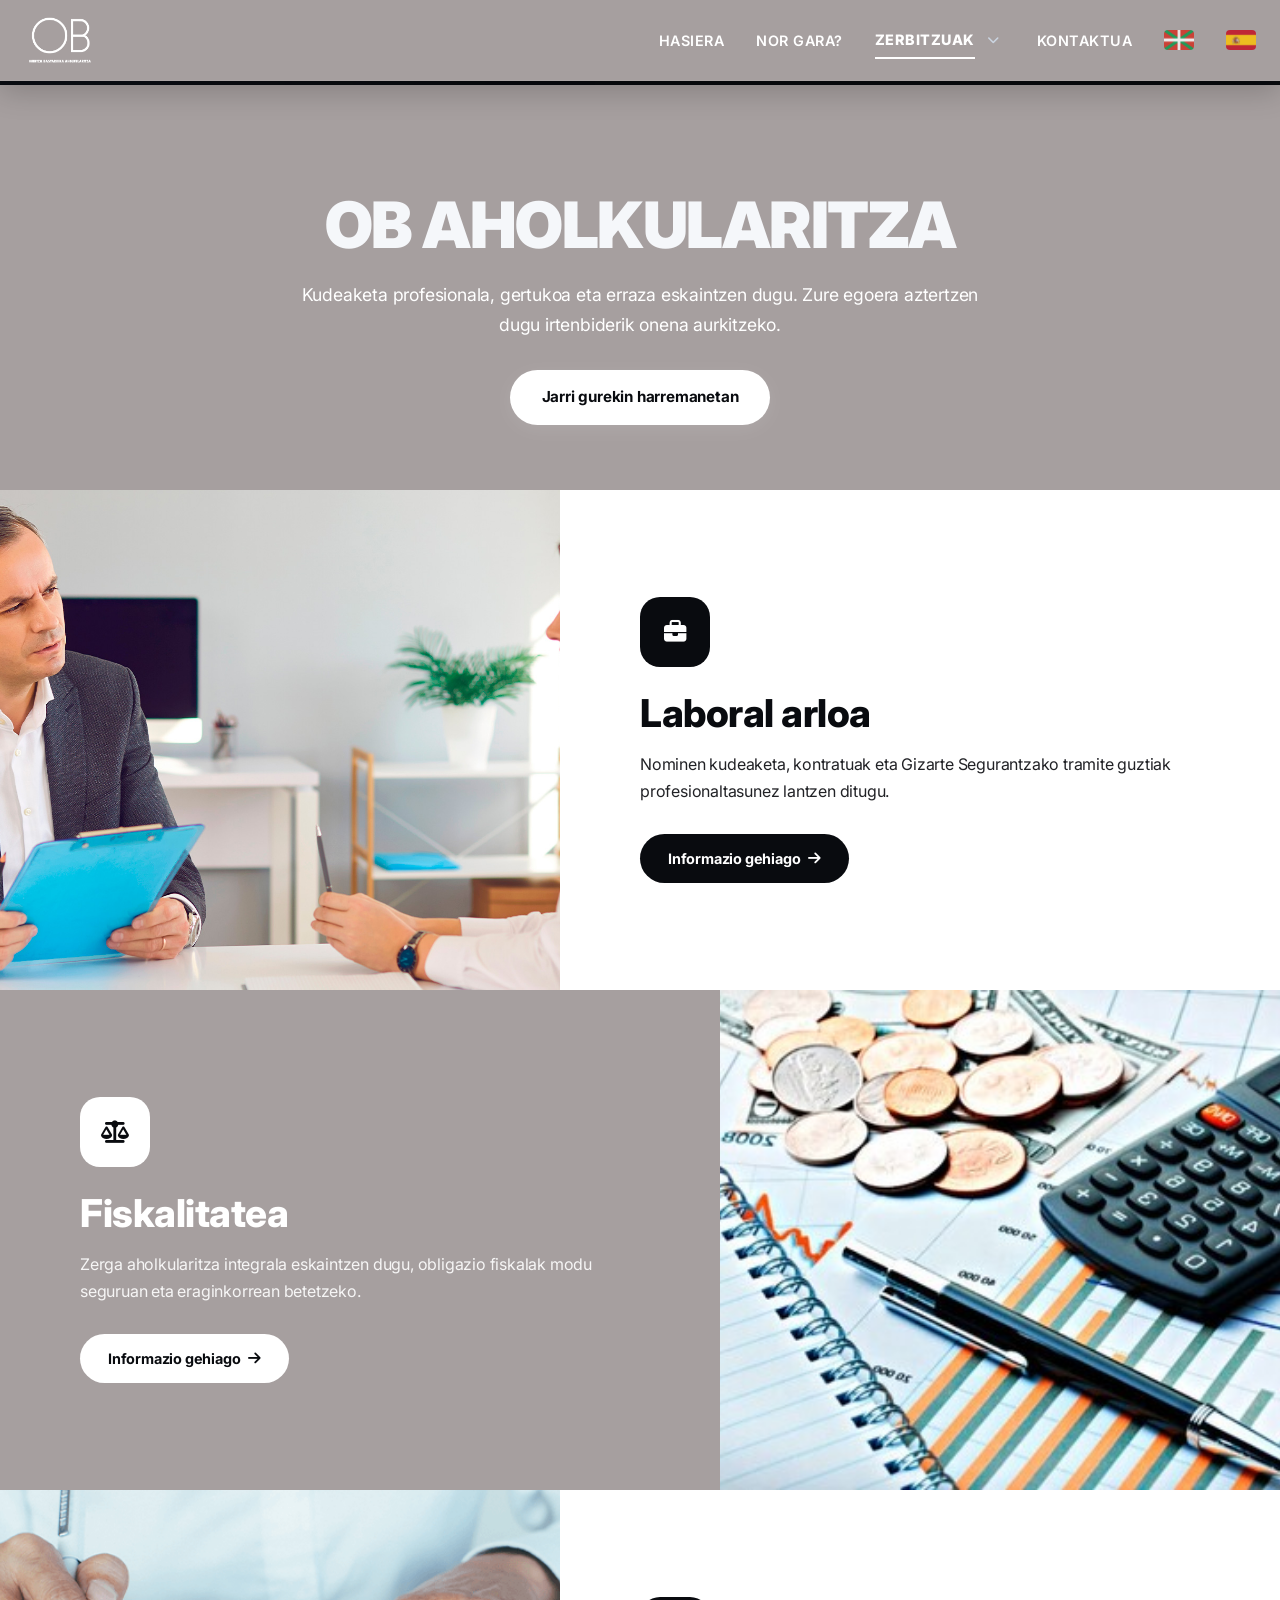
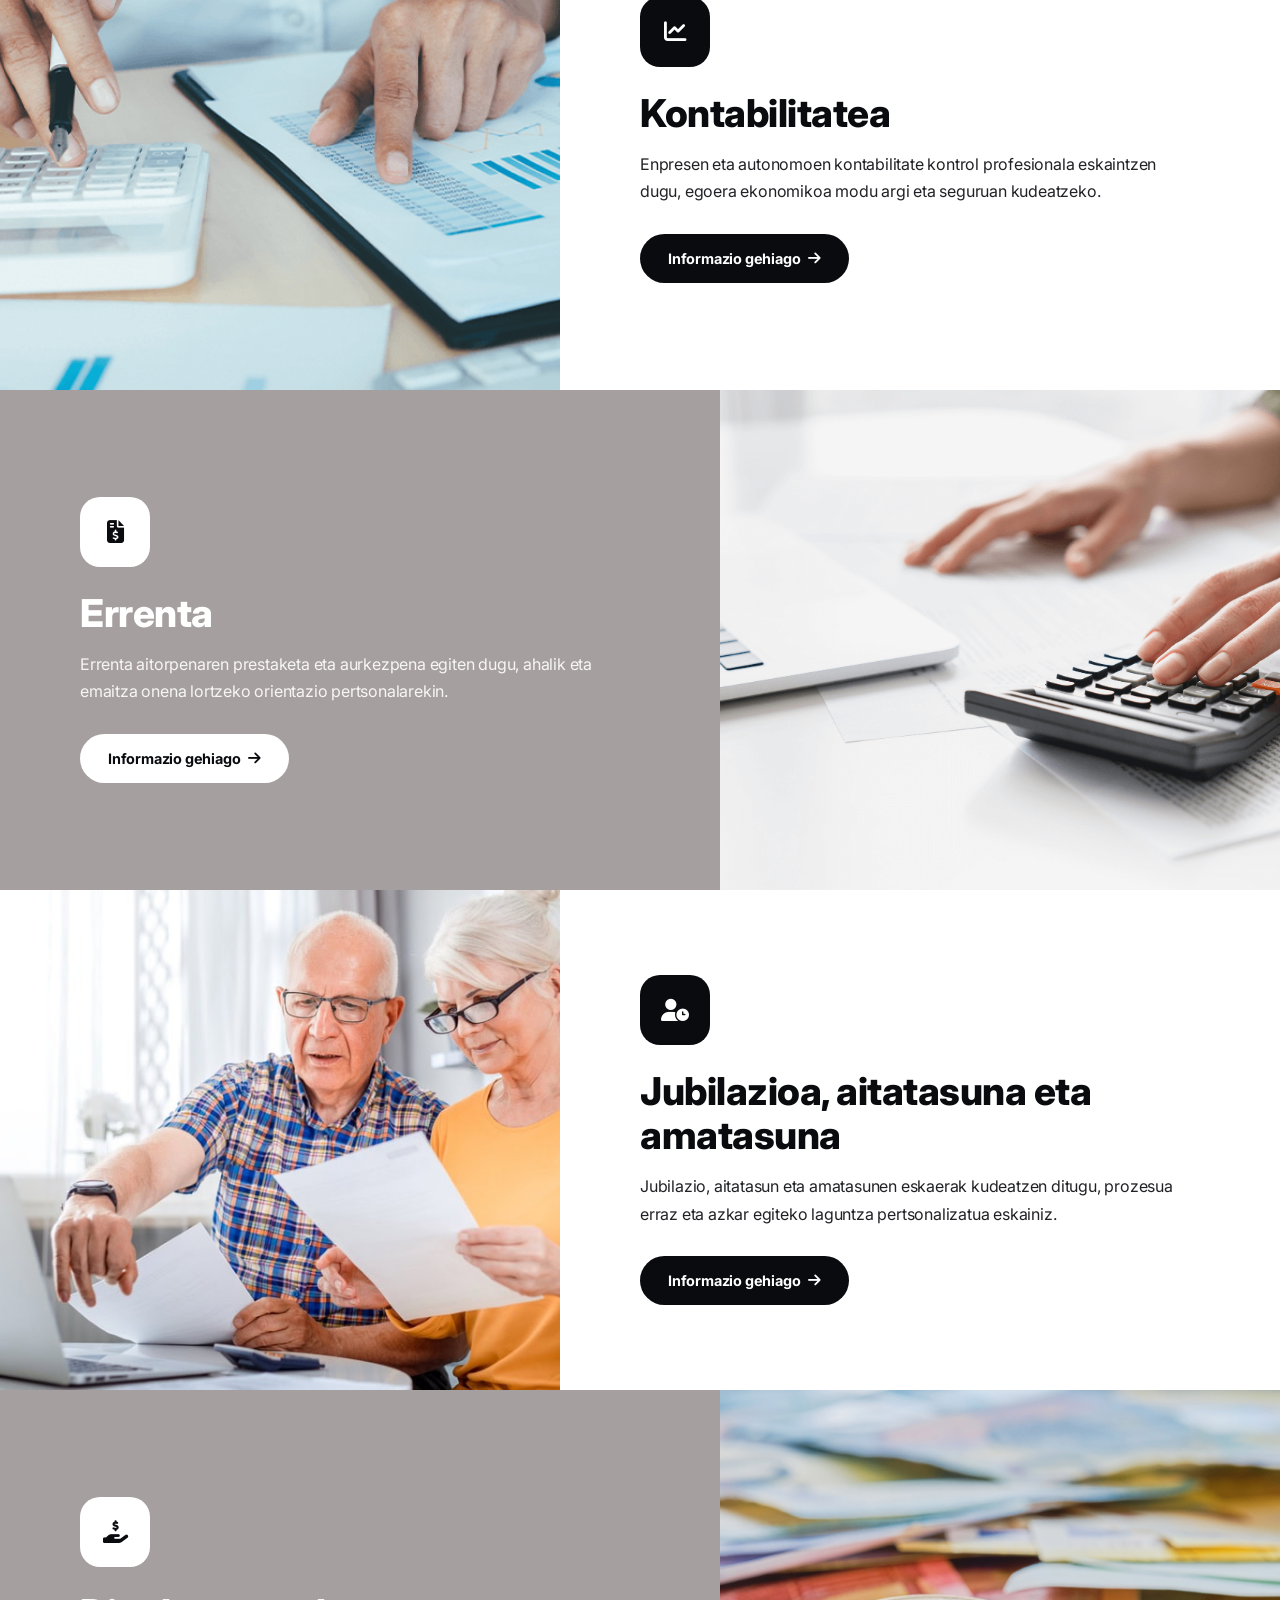
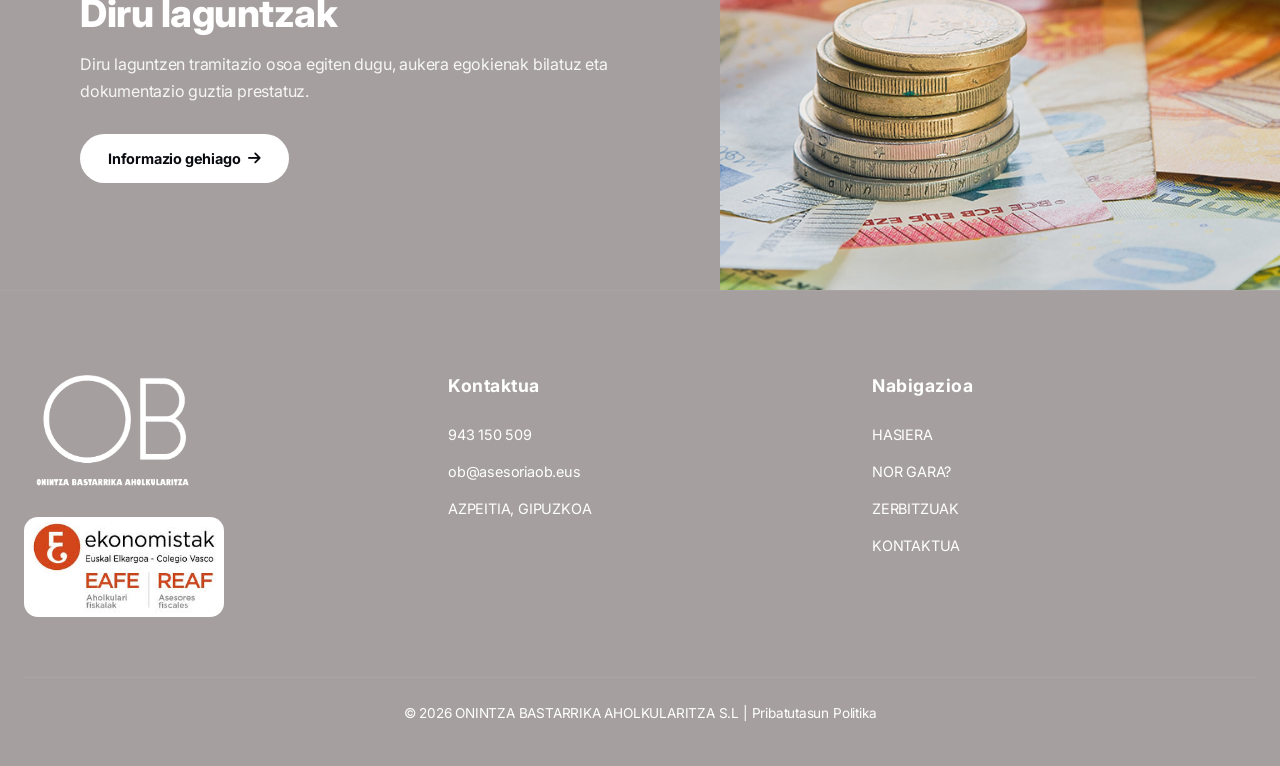
<file: servicios.html>
<!DOCTYPE html>
<html lang="eu">

<head>
    <meta charset="UTF-8">
    <meta name="viewport" content="width=device-width, initial-scale=1.0">
    <title data-i18n="zerbitzuak_title">Zerbitzuak</title>



<meta name="description"
    content=" OB Aholkularitzan eskatzen ditugun zerbitzuak ezagutu. Aholkularitza fiskala, laborala eta kontablea Azpeitian.">

<meta name="keywords"
    content="asesoría, aholkularitza, fiscal, laboral, contable, Azpeitia, Gipuzkoa">

<link rel="canonical"
    href="https://asesoriaob.eus/servicios.html">

<link rel="icon"
    type="image/png"
    href="Media/terrealdayazpeitia/dayvo/logo-ong.png">

<meta property="og:title"
    content="Zerbitzuak | OB Aholkularitza">

<meta property="og:description"
    content=" OB Aholkularitzako zerbitzuak.">

<meta property="og:image"
    content="https://asesoriaob.eus/Media/terrealdayazpeitia/dayvo/logo-ong.png">

<meta property="og:url"
    content="https://asesoriaob.eus/servicios.html">

<meta property="og:type"
    content="website">

<link rel="preconnect" href="https://fonts.googleapis.com">

<link href="https://fonts.googleapis.com/css2?family=Inter:wght@300;400;500;600;700;800;900&display=swap"
    rel="stylesheet">

<link rel="stylesheet"
    href="https://cdnjs.cloudflare.com/ajax/libs/font-awesome/6.5.2/css/all.min.css">


</head>

    <link rel="preconnect" href="https://fonts.googleapis.com">
    <link href="https://fonts.googleapis.com/css2?family=Inter:wght=300;400;500;600;700;800;900&display=swap" rel="stylesheet">
    <link rel="stylesheet" href="https://cdnjs.cloudflare.com/ajax/libs/font-awesome/6.5.2/css/all.min.css">
    
    <style>
        /* =========================
            RESET & BASE
        ========================= */
        * {
            margin: 0;
            padding: 0;
            box-sizing: border-box;
        }
        html {
            scroll-behavior: smooth;
        }
        body {
            font-family: 'Inter', sans-serif;
            background: #090b0f;
            color: #f5f7fa;
            overflow-x: hidden;
            line-height: 1.75;
            letter-spacing: -0.2px;
            padding-top: 85px; /* Egokitua navbar finko berrira */
            -webkit-font-smoothing: antialiased;
        }

        /* =========================
            BACKGROUND LIGHTS
        ========================= */
        body::before,
        body::after {
            content: "";
            position: fixed;
            width: 600px;
            height: 600px;
            border-radius: 50%;
            filter: blur(120px);
            z-index: -1;
            opacity: .12;
        }
        body::before {
            top: -200px;
            left: -200px;
            background: #1e293b;
        }
        body::after {
            bottom: -250px;
            right: -200px;
            background: #9ca3af;
        }

        /* =========================
            NAVBAR (NOR GARA-KO RESPONSIVE LOGIKA)
        ========================= */
        .navbar {
            position: fixed;
            top: 0;
            left: 0;
            width: 100%;
            z-index: 1000;
            background: #A69F9F;
            backdrop-filter: blur(20px);
            -webkit-backdrop-filter: blur(20px);
            border-bottom: 1px solid rgba(255, 255, 255, 0.06);
            box-shadow: 0 10px 30px rgba(0,0,0,0.2);
            transition: all 0.3s ease;
        }
        .nav-container {
            max-width: 1450px;
            margin: auto;
            padding: 16px 24px;
            display: flex;
            justify-content: space-between;
            align-items: center;
        }
        .logo img {
            height: 48px;
            display: block;
            transition: transform 0.3s ease;
        }
        .logo img:hover {
            transform: scale(1.02);
        }
        
        /* Hamburger Botoia */
        .menu-toggle {
            display: none;
            background: transparent;
            border: none;
            color: #f3f4f6;
            font-size: 22px;
            cursor: pointer;
            padding: 8px;
            transition: color 0.3s ease;
        }
        .menu-toggle:hover {
            color: #ffffff;
        }

        /* Menu Estekak (Desktop) */
        .nav-menu {
            display: flex;
            align-items: center;
            gap: 32px;
            list-style: none;
        }
        .nav-menu a {
            text-decoration: none;
            color: #ffffff;
            font-weight: 600;
            font-size: 0.9rem;
            letter-spacing: 0.5px;
            position: relative;
            transition: color 0.3s ease;
            padding: 6px 0;
        }
        .nav-menu a:hover {
            color: #ffffff;
        }
        .nav-menu > li > a::after {
            content: "";
            position: absolute;
            left: 0;
            bottom: 0;
            width: 0%;
            height: 2px;
            background: #ffffff;
            transition: width 0.3s ease;
        }
        .nav-menu > li > a:hover::after {
            width: 100%;
        }

        /* DROPDOWN EGITURA (Mugikorrerako gezia kanpoan duena) */
        .dropdown {
            position: relative;
            display: flex;
            align-items: center;
            gap: 6px;
        }
        .dropdown-toggle-icon {
            cursor: pointer;
            color: #cbd5e1;
            transition: transform 0.3s ease;
            font-size: 0.75rem;
            padding: 6px;
        }
        .dropdown:hover .dropdown-toggle-icon {
            color: #ffffff;
        }
        .dropdown-menu {
            position: absolute;
            top: calc(100% + 16px);
            left: 50%;
            transform: translateX(-50%) translateY(10px);
            min-width: 260px;
            background: #A69F9F;
            border: 1px solid rgba(255, 255, 255, 0.08);
            border-radius: 12px;
            padding: 8px;
            list-style: none;
            opacity: 0;
            visibility: hidden;
            transition: all 0.3s cubic-bezier(0.16, 1, 0.3, 1);
            box-shadow: 0 20px 40px rgba(0,0,0,0.4);
        }
        
        /* Ordenagailuko bertsiorako Hover efektua */
        @media (min-width: 851px) {
            .dropdown:hover .dropdown-menu {
                opacity: 1;
                visibility: visible;
                transform: translateX(-50%) translateY(0);
            }
            .dropdown:hover .dropdown-toggle-icon {
                transform: rotate(180deg);
            }
        }
        
        .dropdown-menu a {
            display: block;
            padding: 10px 14px;
            border-radius: 8px;
            color: #ffffff;
            font-weight: 500;
            font-size: 0.85rem;
        }
        .dropdown-menu a:hover {
            background: rgba(255, 255, 255, 0.05);
            color: #ffffff;
            transform: translateX(4px);
        }

        /* Hizkuntzen botoiak */
        .lang-item img {
            width: 30px;
            height: 20px;
            border-radius: 4px;
            display: block;
            transition: opacity 0.3s ease, transform 0.3s ease;
            opacity: 0.8;
        }
        .lang-item img:hover {
            opacity: 1;
            transform: scale(1.05);
        }

        /* =========================
            HERO SECTION
        ========================= */
        .hero-section {
            min-height: 45vh;
            display: flex;
            align-items: center;
            justify-content: center;
            text-align: center;
            padding: 100px 24px 60px;
            background:
                #A69F9F;
            background-size: cover;
            background-position: center;
            position: relative;
        }
        .hero-content {
            position: relative;
            z-index: 2;
            max-width: 950px;
        }
        .hero-content h1 {
            font-size: clamp(2.5rem, 5vw, 4.5rem);
            font-weight: 900;
            line-height: 1.1;
            letter-spacing: -1.5px;
            margin-bottom: 20px;
        }
        .hero-content p {
            font-size: 1.1rem;
            color: #ffffff;
            max-width: 700px;
            margin: auto;
            line-height: 1.7;
        }
        .hero-buttons {
            margin-top: 30px;
        }
        .btn-primary {
            display: inline-block;
            padding: 14px 32px;
            border-radius: 50px;
            background: #ffffff;
            color: #090b0f;
            font-weight: 700;
            text-decoration: none;
            transition: all 0.3s ease;
            font-size: 0.95rem;
            box-shadow: 0 4px 20px rgba(255,255,255,0.1);
        }
        .btn-primary:hover {
            transform: translateY(-3px);
            box-shadow: 0 10px 25px rgba(255,255,255,0.2);
        }

        /* =========================
            SERVICES SECTION (ZURE ESTILOAK)
        ========================= */
        .services-section {
            padding: 0;
            background: #090b0f;
        }
        .services-grid {
            display: flex;
            flex-direction: column;
        }
        .service-card {
            width: 100%;
            display: flex;
            min-height: 500px;
            overflow: hidden;
            transition: background-color 0.3s ease;
        }
        .service-card:nth-child(odd) {
            background: #ffffff;
            color: #090b0f;
        }
        .service-card:nth-child(even) {
            background: #A69F9F;
            color: #ffffff;
            flex-direction: row-reverse;
        }
        .service-image {
            flex: 1;
            overflow: hidden;
        }
        .service-image img {
            width: 100%;
            height: 100%;
            object-fit: cover;
            display: block;
            transition: transform 0.6s ease;
        }
        .service-card:hover .service-image img {
            transform: scale(1.04);
        }
        .service-content {
            flex: 1;
            padding: 60px 80px;
            display: flex;
            flex-direction: column;
            justify-content: center;
        }
        .service-card h3 {
            font-size: clamp(1.8rem, 3vw, 2.8rem);
            font-weight: 800;
            line-height: 1.15;
            letter-spacing: -0.5px;
            margin-bottom: 16px;
        }
        .service-card p {
            line-height: 1.7;
            font-size: 1rem;
            max-width: 580px;
            opacity: 0.9;
        }
        .service-icon {
            width: 70px;
            height: 70px;
            border-radius: 20px;
            display: flex;
            align-items: center;
            justify-content: center;
            margin-bottom: 24px;
            font-size: 1.4rem;
        }
        .service-card:nth-child(odd) .service-icon {
            background: #090b0f;
            color: #ffffff;
        }
        .service-card:nth-child(even) .service-icon {
            background: #ffffff;
            color: #090b0f;
        }
        .service-btn {
            margin-top: 28px;
            padding: 12px 28px;
            border-radius: 50px;
            font-weight: 700;
            text-decoration: none;
            transition: all 0.3s ease;
            display: inline-flex;
            align-items: center;
            gap: 8px;
            width: fit-content;
            font-size: 0.9rem;
        }
        .service-card:nth-child(odd) .service-btn {
            background: #090b0f;
            color: #ffffff;
        }
        .service-card:nth-child(even) .service-btn {
            background: #ffffff;
            color: #090b0f;
        }
        .service-btn:hover {
            transform: translateY(-2px);
            opacity: 0.9;
        }
        .nav-menu a.active {
    color: white;
    font-weight: 800;
}

.nav-menu a.active::after {
    width: 100%;
    background: white;
}

.dropdown-menu a.active {
    background: rgba(255,255,255,0.12);
    border-radius: 10px;
}

        /* =========================
            FOOTER
        ========================= */
        footer {
            background: #A69F9F;
            padding: 80px 24px 40px;
            border-top: 1px solid rgba(255,255,255,0.05);
        }
        .container {
            max-width: 1400px;
            margin: auto;
        }
        .footer-grid {
            display: grid;
            grid-template-columns: repeat(auto-fit, minmax(220px, 1fr));
            gap: 40px;
        }
        .footer-logo img {
            width: 180px;
        }
        .footer-title {
            font-size: 1.1rem;
            margin-bottom: 20px;
            color: #ffffff;
            font-weight: 700;
            letter-spacing: 0.5px;
        }
        .footer-links {
            list-style: none;
        }
        .footer-links li {
            margin-bottom: 12px;
            color: #ffffff;
            font-size: 0.9rem;
        }
        .footer-links a {
            color: #ffffff;
            text-decoration: none;
            transition: color 0.2s;
        }
        .footer-links a:hover {
            color: #ffffff;
        }
        .footer-bottom {
            margin-top: 60px;
            padding-top: 24px;
            border-top: 1px solid rgba(255,255,255,0.06);
            text-align: center;
            color: #ffffff;
            font-size: 0.85rem;
        }
.footer-bottom a {
    color: inherit;
    text-decoration: none;
}

.footer-bottom a:hover {
    opacity: 0.8;
}
        /* =========================
            RESPONSIVE MEDIA QUERIES (NOR GARA BEZALA)
        ========================= */
        @media (max-width: 1024px) {
            .service-content {
                padding: 40px 50px;
            }
        }
        

        @media (max-width: 850px) {
            body {
                padding-top: 75px;
            }
            .menu-toggle {
                display: block; /* Hamburgera erakutsi */
            }
            .logo img {
                height: 40px;
            }

            .dropdown {
                flex-wrap: wrap;
                justify-content: space-between;
            }

            /* Mugikorreko menu zabalgarria */
            .nav-menu {
                position: absolute;
                top: 100%;
                left: 0;
                width: 100%;
                background: #090b0f;
                flex-direction: column;
                align-items: flex-start;
                padding: 24px 30px 35px;
                gap: 0;
                border-bottom: 1px solid rgba(255,255,255,0.08);
                opacity: 0;
                visibility: hidden;
                transform: translateY(-10px);
                transition: all 0.3s ease;
                max-height: 85vh;
                overflow-y: auto;
            }
            .nav-menu.active {
                opacity: 1;
                visibility: visible;
                transform: translateY(0);
            }
            .nav-menu li {
                width: 100%;
                border-bottom: 1px solid rgba(255, 255, 255, 0.04);
            }
            .nav-menu a {
                display: inline-block;
                width: auto;
                padding: 14px 0;
                font-size: 1rem;
                color: #e5e7eb;
            }
            .nav-menu > li > a::after {
                display: none;
            }

            /* Hizkuntzen kudeaketa mugikorrean */
            #menuitem-lang-eu, #menuitem-lang-es {
                display: inline-block;
                width: auto;
                border: none;
                margin-top: 20px;
                margin-right: 15px;
            }
            #menuitem-lang-eu a, #menuitem-lang-es a {
                padding: 0;
            }

            /* Dropdown mugikorrean (Akordeoi moduan, gezia klikatzean soilik) */
            .dropdown-menu {
                position: static;
                transform: none;
                opacity: 1;
                visibility: visible;
                max-height: 0;
                overflow: hidden;
                padding: 0;
                border: none;
                background: transparent;
                box-shadow: none;
                transition: max-height 0.3s ease;
                width: 100%;
            }
            .dropdown.active .dropdown-menu {
                max-height: 400px;
                padding-bottom: 10px;
            }
            .dropdown-menu li {
                border: none;
                padding-left: 15px;
            }
            .dropdown-menu a {
                padding: 10px 0;
                color: #9ca3af;
                font-size: 0.95rem;
                width: 100%;
                display: block;
            }
            .dropdown .dropdown-toggle-icon {
                margin-left: auto; /* Gezia eskuinetara bultzatu mugikorrean */
                padding: 14px; /* Klik eremua handitu */
            }
            .dropdown.active .dropdown-toggle-icon {
                transform: rotate(180deg);
            }

            /* Txartelak bertikalean jartzea (Zure jatorrizko responsive estiloak) */
            .service-card,
            .service-card:nth-child(even) {
                flex-direction: column;
                min-height: auto;
            }
            .service-image {
                width: 100%;
                height: 280px;
            }
            .service-content {
                padding: 40px 24px;
            }
            .service-icon {
                margin-bottom: 16px;
                width: 60px;
                height: 60px;
                border-radius: 16px;
            }
            .service-btn {
                margin-top: 20px;
            }
        }
    </style>
</head>

<body>

<nav class="navbar">
    <div class="nav-container">
        <a href="#" class="logo">
            <img src="Media/terrealdayazpeitia/dayvo/logo-ong.png" alt="Logo">
        </a>

        <button class="menu-toggle" id="mobile-menu-btn" aria-label="Menu ireki">
            <i class="fa-solid fa-bars"></i>
        </button>

        <ul class="nav-menu" id="nav-links">
            <li><a href="index.html" data-i18n="menu_home">HASIERA</a></li>
            <li><a href="quienes-somos.html" data-i18n="menu_about">Nor Gara?</a></li>
            
            <li class="dropdown" id="services-dropdown">
                <a href="servicios.html">
                    <span data-i18n="menu_services">Zerbitzuak</span>
                </a>
                <i class="fa-solid fa-chevron-down dropdown-toggle-icon" id="dropdown-arrow"></i>
                
                <ul class="dropdown-menu">
                    <li><a href="lanahol.html" data-i18n="service_labor_title">Laboral arloa</a></li>
                         <li><a href="zerga.html" data-i18n="service_tax_title">Fiskalitatea</a></li>
                          <li><a href="kontabilitatea.html" data-i18n="service_accounting_title">Kontabilitatea</a></li>
                           <li><a href="errenta.html" data-i18n="service_renta_title">Errenta</a></li>
                           <li><a href="jubilazioa.html" data-i18n="service_retirement_title">Jubilazioa, aitatasuna eta amatasuna</a></li>
                        
                        <li><a href="dirulaguntzak.html" data-i18n="service_grants_title">Diru laguntzak</a></li>
                    
                      
                </ul>
            </li>
            
            <li><a href="contacto.html" data-i18n="menu_contact">Kontaktua</a></li>
            <li id="menuitem-lang-eu" class="lang-item">
                <a href="#" data-lang="eu" title="Euskara">
                    <img src="Media/terrealdayazpeitia/dayvo/euskera.jpg" alt="Euskara">
                </a>
            </li>
            <li id="menuitem-lang-es" class="lang-item">
                <a href="#" data-lang="es" title="Castellano">
                    <img src="Media/terrealdayazpeitia/dayvo/españa.jpg" alt="Castellano">
                </a>
            </li>
        </ul>
    </div>
</nav>

<section class="hero-section">
    <div class="hero-content">
        <h1 data-i18n="page_services_hero_title">OB AHOLKULARITZA</h1>
        <p data-i18n="page_services_hero_desc">Kudeaketa profesionala, gertukoa eta erraza eskaintzen dugu. Zure egoera aztertzen dugu irtenbiderik onena aurkitzeko.</p>
        <div class="hero-buttons">
            <a href="contacto.html" class="btn-primary" data-i18n="cta_title">Jarri gurekin harremanetan</a>
        </div>
    </div>
</section>

<section class="services-section">
    <div class="services-grid">

        <div class="service-card">
            <div class="service-image">
                <img src="Media/terrealdayazpeitia/dayvo/entrevista-2560x950-1.jpg" alt="Laboral arloa">
            </div>
            <div class="service-content">
                <div class="service-icon"><i class="fa-solid fa-briefcase"></i></div>
                <h3 data-i18n="service_labor_title">Laboral arloa</h3>
                <p data-i18n="service_labor_desc">Nominen kudeaketa, kontratuak eta Gizarte Segurantzako tramite guztiak profesionaltasunez lantzen ditugu.</p>
                <a href="lanahol.html" class="service-btn">Informazio gehiago <i class="fa-solid fa-arrow-right"></i></a>
            </div>
        </div>
         <div class="service-card">
            <div class="service-image">
                <img src="Media/terrealdayazpeitia/dayvo/fiscalidad.jpg" alt="Fiskalitatea">
            </div>
            <div class="service-content">
                <div class="service-icon"><i class="fa-solid fa-scale-balanced"></i></div>
                <h3 data-i18n="service_tax_title">Fiskalitatea</h3>
                <p data-i18n="service_tax_desc">Zerga aholkularitza integrala eskaintzen dugu, obligazio fiskalak modu seguruan eta eraginkorrean betetzeko.</p>
                <a href="zerga.html" class="service-btn">Informazio gehiago <i class="fa-solid fa-arrow-right"></i></a>
            </div>
        </div>

            <div class="service-card">
            <div class="service-image">
                <img src="Media/terrealdayazpeitia/dayvo/finances-saving-economy-concept.png" alt="Kontabilitatea">
            </div>
            <div class="service-content">
                <div class="service-icon"><i class="fa-solid fa-chart-line"></i></div>
                <h3 data-i18n="service_accounting_title">Kontabilitatea</h3>
                <p data-i18n="service_accounting_desc">Enpresen eta autonomoen kontabilitate kontrol profesionala eskaintzen dugu, egoera ekonomikoa modu argi eta seguruan kudeatzeko.</p>
                <a href="kontabilitatea.html" class="service-btn">Informazio gehiago <i class="fa-solid fa-arrow-right"></i></a>
            </div>
        </div>
           <div class="service-card">
            <div class="service-image">
                <img src="Media/terrealdayazpeitia/dayvo/declaracion-de-la-renta-2024.png" alt="Errenta">
            </div>
            <div class="service-content">
                <div class="service-icon"><i class="fa-solid fa-file-invoice-dollar"></i></div>
                <h3 data-i18n="service_renta_title">Errenta</h3>
                <p data-i18n="service_renta_desc">Errenta aitorpenaren prestaketa eta aurkezpena egiten dugu, ahalik eta emaitza onena lortzeko orientazio pertsonalarekin.</p>
                <a href="errenta.html" class="service-btn">Informazio gehiago <i class="fa-solid fa-arrow-right"></i></a>
            </div>
        </div>
        

    

        <div class="service-card">
            <div class="service-image">
                <img src="Media/terrealdayazpeitia/dayvo/La-jubilacion-en-Espana-que-tipos-hay-y-como-calcular-lo-que-te-quedara-de-pension2.jpg" alt="Jubilazioa eta amatasuna">
            </div>
            <div class="service-content">
                <div class="service-icon"><i class="fa-solid fa-user-clock"></i></div>
                <h3 data-i18n="service_retirement_title">Jubilazioa eta amatasuna</h3>
                <p data-i18n="service_retirement_desc">Jubilazio, aitatasun eta amatasun tramite guztiak kudeatzen ditugu, prozesua erraz eta azkar egiteko laguntza pertsonalizatua eskainiz.</p>
                <a href="jubilazioa.html" class="service-btn">Informazio gehiago <i class="fa-solid fa-arrow-right"></i></a>
            </div>
        </div>
        <div class="service-card">
            <div class="service-image">
                <img src="Media/terrealdayazpeitia/dayvo/dirulaguntzak.jpg" alt="Diru laguntzak">
            </div>
            <div class="service-content">
                <div class="service-icon"><i class="fa-solid fa-hand-holding-dollar"></i></div>
                <h3 data-i18n="service_grants_title">Diru laguntzak</h3>
                <p data-i18n="service_grants_desc">Diru laguntzen eta subvencio publikoen tramitazio osoa egiten dugu, aukera egokienak bilatuz eta dokumentazio guztia prestatuz.</p>
                <a href="dirulaguntzak.html" class="service-btn">Informazio gehiago <i class="fa-solid fa-arrow-right"></i></a>
            </div>
        </div>

  

    

     

    </div>
</section>

<footer>
    <div class="container">
        <div class="footer-grid">
            <div class="footer-logo">
                <img src="Media/terrealdayazpeitia/dayvo/logo-ong.png" alt="Logo">
                <img src="Media/terrealdayazpeitia/dayvo/REAF.jpeg" alt="REAF" style="width:200px; margin-top:20px; border-radius:14px; display:block;">
            </div>
            <div>
                <h3 class="footer-title" data-i18n="contact_title">Kontaktua</h3>
                <ul class="footer-links">
                    <li>943 150 509</li>
                    <li>ob@asesoriaob.eus</li>
                    <li data-i18n="footer_address">Azpeitia, Gipuzkoa</li>
                </ul>
            </div>
            <div>
                <h3 class="footer-title" data-i18n="footer_nav">Nabigazioa</h3>
                <ul class="footer-links">
                    <li><a href="index.html" data-i18n="menu_home">Hasiera</a></li>
                    <li><a href="quienes-somos.html" data-i18n="menu_about">Nor gara?</a></li>
                    <li><a href="servicios.html" data-i18n="menu_services">Zerbitzuak</a></li>
                    <li><a href="contacto.html" data-i18n="menu_contact">Kontaktua</a></li>
                </ul>
            </div>
        </div>
        <div class="footer-bottom">
    &copy; 2026 ONINTZA BASTARRIKA AHOLKULARITZA S.L |
    <a href="politika.html" data-i18n="privacy_policy">
        Pribatutasun Politika
    </a>
</div>
    </div>
</footer>

<script>
// --- RESPONSIVE MENU LOGIKA (NOR GARA-KO BERDINA) ---
const mobileMenuBtn = document.getElementById('mobile-menu-btn');
const navLinks = document.getElementById('nav-links');
const servicesDropdown = document.getElementById('services-dropdown');
const dropdownArrow = document.getElementById('dropdown-arrow');

// Menu botoia klikatzean (Bars -> X)
mobileMenuBtn.addEventListener('click', () => {
    navLinks.classList.toggle('active');
    const icon = mobileMenuBtn.querySelector('i');
    if (navLinks.classList.contains('active')) {
        icon.className = 'fa-solid fa-xmark';
    } else {
        icon.className = 'fa-solid fa-bars';
        servicesDropdown.classList.remove('active');
    }
});

// MUGIKORREAN: Geziari klik egitean soilik zabalduko da azpimenua akordeoi modura
if (dropdownArrow) {
    dropdownArrow.addEventListener('click', function(e) {
        if (window.innerWidth <= 850) {
            e.preventDefault();
            e.stopPropagation(); 
            servicesDropdown.classList.toggle('active');
        }
    });
}

// --- ITZULPENAK ---
let lang = localStorage.getItem("lang") || "eu";
const urlLang = new URLSearchParams(window.location.search).get("lang");

if (urlLang) {
    lang = urlLang;
    localStorage.setItem("lang", lang);
}

fetch(`lang/${lang}.json`)
    .then(response => response.json())
    .then(translations => {
        document.querySelectorAll("[data-i18n]").forEach(element => {
            const key = element.getAttribute("data-i18n");
            if (translations[key]) {
                element.innerHTML = translations[key];
            }
        });
    });
const currentPage = window.location.pathname.split("/").pop();

document.querySelectorAll(".nav-menu a").forEach(link => {
    const href = link.getAttribute("href");

    if (href === currentPage) {
        link.classList.add("active");

        // Dropdown barruko orria bada
        const dropdown = link.closest(".dropdown");

        if (dropdown) {
            const parentLink = dropdown.querySelector('a[href="servicios.html"]');

            if (parentLink) {
                parentLink.classList.add("active");
            }
        }
    }
});
document.querySelectorAll("[data-lang]").forEach(link => {
    link.addEventListener("click", function (e) {
        e.preventDefault();
        const selectedLang = this.getAttribute("data-lang");
        localStorage.setItem("lang", selectedLang);
        location.reload();
    });
});
</script>

</body>
</html>
</file>
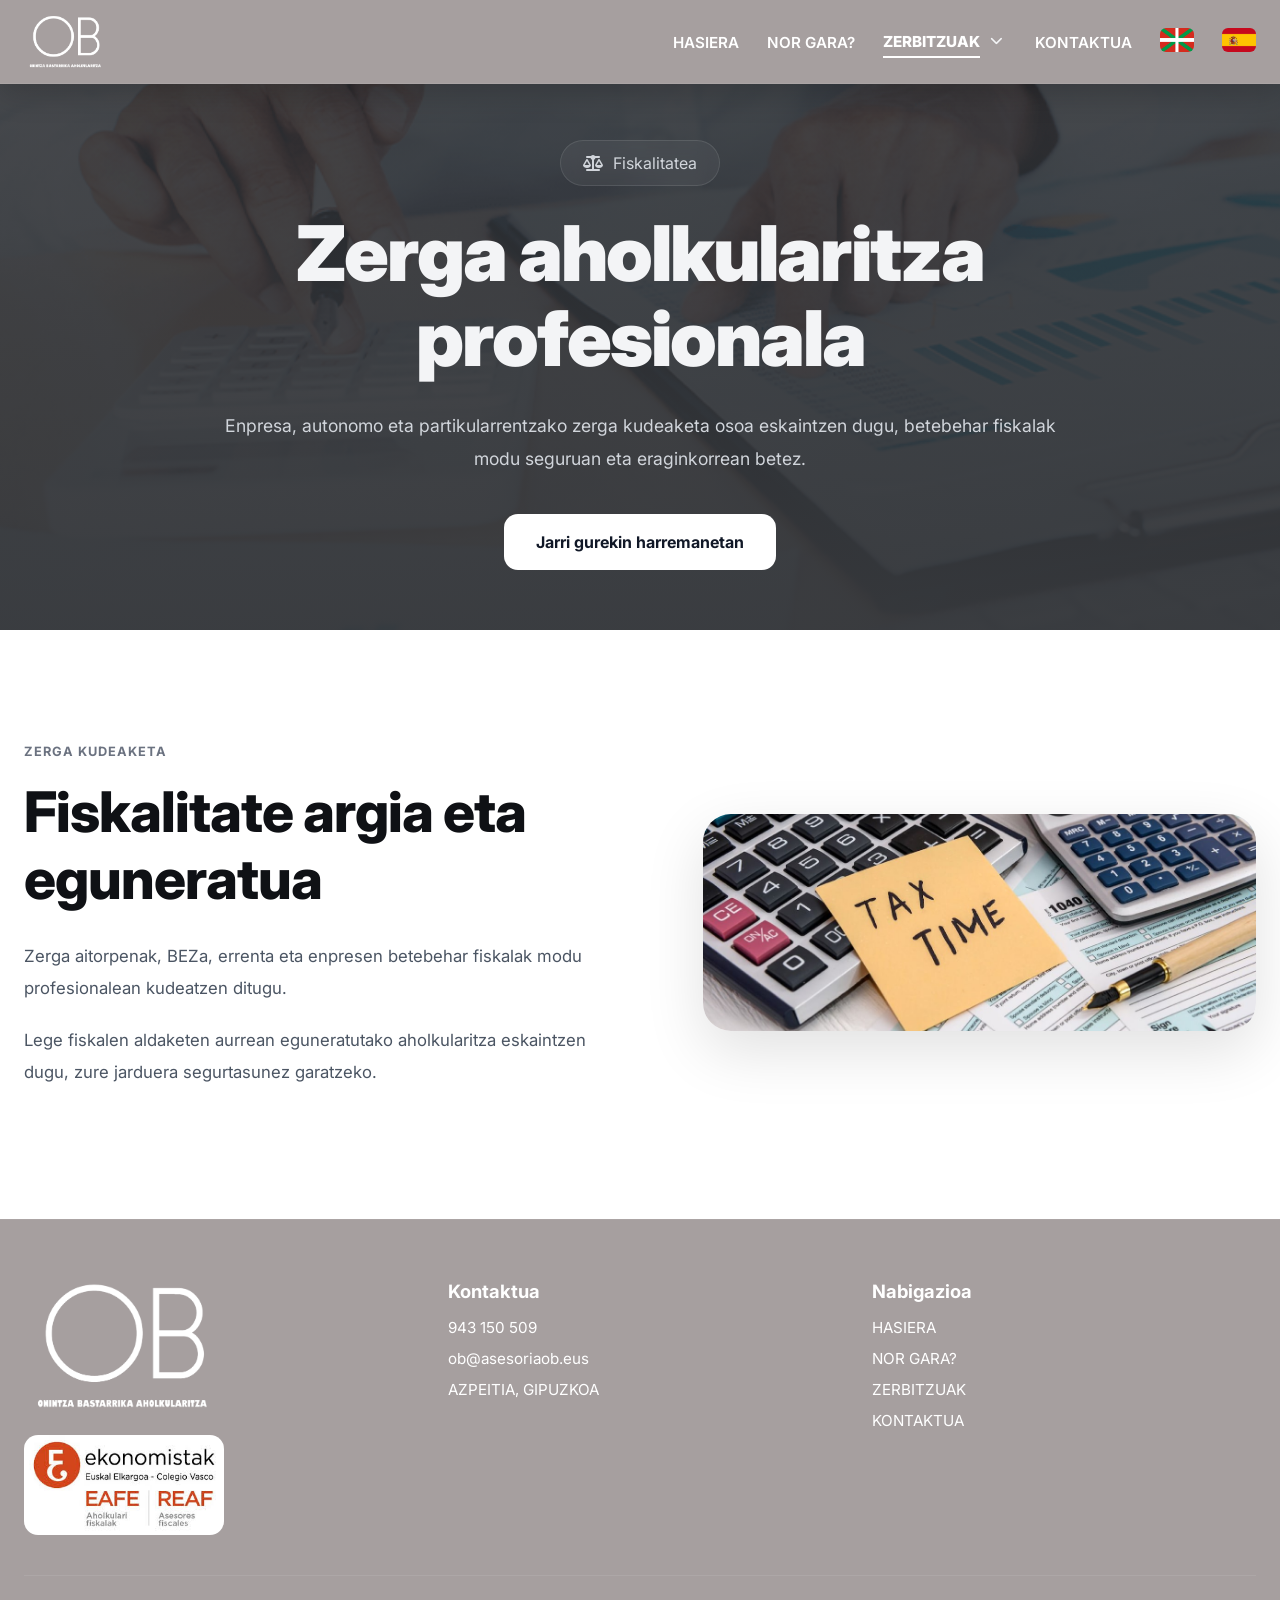
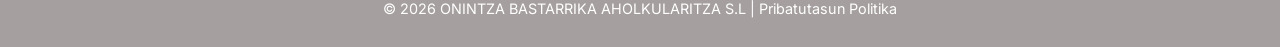
<file: zerga.html>
<!DOCTYPE html>
<html lang="eu">

<head>
    <meta charset="UTF-8">
    <meta name="viewport" content="width=device-width, initial-scale=1.0">
    <title data-i18n="service_tax_title">Zerga aholkularitza</title>

    <link rel="preconnect" href="https://fonts.googleapis.com">
    <link href="https://fonts.googleapis.com/css2?family=Inter:wght@300;400;500;600;700;800;900&display=swap" rel="stylesheet">
    <link rel="stylesheet" href="https://cdnjs.cloudflare.com/ajax/libs/font-awesome/6.5.2/css/all.min.css">

    <style>
        /* RESET & BASE */
        * {
            margin: 0;
            padding: 0;
            box-sizing: border-box;
        }

        html {
            scroll-behavior: smooth;
        }

        body {
            font-family: 'Inter', sans-serif;
            background: #0f1115;
            color: #f3f4f6;
            overflow-x: hidden;
        }

        /* =========================================
           NAVBAR (Beste orrialdeekin sinkronizatua)
        ========================================= */
        .navbar {
            position: fixed;
            top: 0;
            left: 0;
            width: 100%;
            z-index: 999;
            background: #A69F9F;
            backdrop-filter: blur(20px);
            border-bottom: 1px solid rgba(255, 255, 255, 0.06);
            box-shadow: 0 10px 30px rgba(0, 0, 0, 0.18);
        }

        .nav-container {
            max-width: 1400px;
            margin: 0 auto;
            padding: 14px 24px;
            display: flex;
            justify-content: space-between;
            align-items: center;
            width: 100%;
        }

        .logo img {
            height: 55px;
            display: block;
            transition: .3s;
        }

        /* HAMBURGER MENU BOTOIA */
        .menu-toggle {
            display: none;
            background: transparent;
            border: none;
            color: white;
            font-size: 24px;
            cursor: pointer;
        }

        .nav-menu {
            display: flex;
            align-items: center;
            gap: 28px;
            list-style: none;
        }

        .nav-menu a {
            text-decoration: none;
            color: white;
            font-weight: 600;
            font-size: 0.95rem;
            position: relative;
            transition: .3s;
        }

        .nav-menu a:hover {
            color: white;
        }

        .nav-menu > li > a::after {
            content: "";
            position: absolute;
            left: 0;
            bottom: -7px;
            width: 0%;
            height: 2px;
            background: #d1d5db;
            transition: .3s;
        }

        .nav-menu > li > a:hover::after {
            width: 100%;
        }

        /* DROPDOWN EGITURA */
        .dropdown {
            position: relative;
            display: flex;
            align-items: center;
            gap: 6px;
        }

        .dropdown-toggle-icon {
            cursor: pointer;
            color: #f3f4f6;
            transition: transform .3s ease;
            font-size: 0.8rem;
            padding: 4px;
        }

        .dropdown-menu {
            position: absolute;
            top: calc(100% + 14px);
            left: 50%;
            transform: translateX(-50%) translateY(10px);
            min-width: 280px;
            background: #A69F9F;
            backdrop-filter: blur(18px);
            border: 1px solid rgba(255, 255, 255, 0.08);
            border-radius: 16px;
            padding: 10px;
            list-style: none;
            opacity: 0;
            visibility: hidden;
            transition: .3s ease;
            box-shadow: 0 25px 60px rgba(0, 0, 0, 0.35);
        }

        /* Ordenagailuko bertsiorako Hover efektua */
        @media (min-width: 851px) {
            .dropdown:hover .dropdown-menu {
                opacity: 1;
                visibility: visible;
                transform: translateX(-50%) translateY(0);
            }
            .dropdown:hover .dropdown-toggle-icon {
                transform: rotate(180deg);
            }
        }

        .dropdown-menu a {
            display: block;
            padding: 12px 14px;
            border-radius: 10px;
            color:white;
            font-weight: 500;
        }

        .dropdown-menu a:hover {
            background: rgba(255, 255, 255, 0.06);
            color: white;
            transform: translateX(4px);
        }

        /* =========================================
           GRANTS / TAX HERO
        ========================================= */
        .grants-hero {
            position: relative;
            min-height: 70vh;
            display: flex;
            align-items: center;
            justify-content: center;
            overflow: hidden;
            padding: 140px 20px 60px;
        }

        .grants-image {
            position: absolute;
            inset: 0;
            width: 100%;
            height: 100%;
            object-fit: cover;
            filter: brightness(0.35);
        }

        .grants-overlay {
            position: absolute;
            inset: 0;
            background: linear-gradient(to bottom, rgba(63, 63, 70, 0.5), rgba(57, 59, 63, 0.92));
            z-index: 1;
        }

        .grants-content {
            position: relative;
            z-index: 2;
            max-width: 850px;
            text-align: center;
            width: 100%;
        }

        .grants-badge {
            display: inline-flex;
            align-items: center;
            gap: 10px;
            padding: 12px 22px;
            border-radius: 999px;
            background: rgba(255, 255, 255, 0.05);
            border: 1px solid rgba(255, 255, 255, 0.1);
            backdrop-filter: blur(10px);
            color: #d1d5db;
            margin-bottom: 26px;
        }

        .grants-content h1 {
            font-size: clamp(2.5rem, 6vw, 4.8rem);
            line-height: 1.1;
            margin-bottom: 28px;
            font-weight: 900;
            letter-spacing: -2px;
        }

        .grants-content p {
            color: #d1d5db;
            font-size: 1.1rem;
            line-height: 1.9;
            margin-bottom: 38px;
        }

        .grants-btn {
            display: inline-flex;
            align-items: center;
            justify-content: center;
            padding: 18px 32px;
            background: white;
            color: #111827;
            border-radius: 14px;
            text-decoration: none;
            font-weight: 700;
            transition: .3s ease;
        }

        .grants-btn:hover {
            transform: translateY(-4px);
        }

        /* =========================================
           INFO SECTION
        ========================================= */
        .grants-info {
            background: #fff;
            color: #111827;
            padding: 110px 24px;
        }

        .container {
            max-width: 1400px;
            margin: auto;
            width: 100%;
        }

        .grants-grid {
            display: grid;
            grid-template-columns: 1.1fr 1fr;
            gap: 70px;
            align-items: center;
        }

        .grants-text h2 {
            font-size: clamp(2rem, 5vw, 3.5rem);
            line-height: 1.2;
            margin-bottom: 28px;
            font-weight: 800;
            letter-spacing: -1px;
            color: #0f1115;
        }

        .grants-text p {
            color: #4b5563;
            line-height: 1.9;
            margin-bottom: 20px;
            font-size: 1.05rem;
        }

        .grants-card-image img {
            width: 100%;
            height: auto;
            border-radius: 28px;
            box-shadow: 0 20px 60px rgba(0, 0, 0, 0.12);
        }

        .section-mini {
            display: inline-block;
            font-size: .8rem;
            letter-spacing: 1px;
            text-transform: uppercase;
            color: #6b7280;
            margin-bottom: 20px;
            font-weight: 700;
        }

        /* =========================================
           FOOTER
        ========================================= */
        footer {
            background: #A69F9F;
            padding: 60px 24px 30px;
            border-top: 1px solid rgba(255, 255, 255, 0.05);
        }

        .footer-grid {
            display: grid;
            grid-template-columns: repeat(auto-fit, minmax(220px, 1fr));
            gap: 40px;
        }

        .footer-logo img {
            width: 100%;
            max-width: 200px;
            height: auto;
        }

        .footer-title {
            font-size: 1.15rem;
            margin-bottom: 16px;
            font-weight: 700;
            color: white;
        }

        .footer-links {
            list-style: none;
        }

        .footer-links li {
            margin-bottom: 12px;
            color: white;
            font-size: 0.95rem;
        }

        .footer-links a {
            color: white;
            text-decoration: none;
            transition: 0.3s;
        }

        .footer-links a:hover {
            color: white;
        }

        .footer-bottom {
            margin-top: 40px;
            padding-top: 24px;
            border-top: 1px solid rgba(255, 255, 255, 0.08);
            text-align: center;
            color: white;
            font-size: 0.9rem;
            width: 100%;
        }
        .footer-bottom a {
    color: inherit;
    text-decoration: none;
}

.footer-bottom a:hover {
    opacity: 0.8;
}
.nav-menu a.active {
    color: white;
    font-weight: 800;
}

.nav-menu a.active::after {
    width: 100%;
    background: white;
}

.dropdown-menu a.active {
    background: rgba(255,255,255,0.12);
    border-radius: 10px;
}

        /* =========================================
           RESPONSIVE MEDIA QUERIES (850px)
        ========================================= */
        @media (max-width: 850px) {
            .menu-toggle {
                display: block;
            }

            .logo img {
                height: 45px;
            }

            .dropdown {
                flex-wrap: wrap;
                justify-content: space-between;
            }

            .nav-menu {
                position: absolute;
                top: 100%;
                left: 0;
                width: 100%;
                background: #0f1115;
                flex-direction: column;
                align-items: flex-start;
                padding: 24px;
                gap: 20px;
                border-bottom: 1px solid rgba(255, 255, 255, 0.1);
                opacity: 0;
                visibility: hidden;
                transform: translateY(-10px);
                transition: .3s ease;
                max-height: 80vh;
                overflow-y: auto;
            }

            .nav-menu.active {
                opacity: 1;
                visibility: visible;
                transform: translateY(0);
            }

            .nav-menu li {
                width: 100%;
            }

            .nav-menu a {
                display: inline-block;
                width: auto;
                padding: 8px 0;
                font-size: 1.1rem;
            }

            #menuitem-lang-eu, #menuitem-lang-es {
                display: inline-block;
                width: auto;
                margin-right: 15px;
            }

            /* Dropdown mugikor bertsio garbia */
            .dropdown-menu {
                position: static;
                transform: none;
                opacity: 1;
                visibility: visible;
                max-height: 0;
                overflow: hidden;
                padding: 0;
                border: none;
                background: transparent;
                box-shadow: none;
                transition: max-height 0.3s ease;
                width: 100%;
            }

            .dropdown.active .dropdown-menu {
                max-height: 400px;
                padding: 10px 0 0 15px;
            }

            .dropdown.active .dropdown-toggle-icon {
                transform: rotate(180deg);
            }

            .dropdown-menu a {
                padding: 10px 0;
                width: 100%;
            }

            /* Edukien moldaketak bertsio mugikorrerako */
            .grants-hero {
                padding-top: 110px;
                min-height: 55vh;
            }

            .grants-grid {
                grid-template-columns: 1fr;
                gap: 40px;
            }

            .grants-info {
                padding: 60px 20px;
            }
        }
    </style>
</head>

<body>

    <nav class="navbar">
        <div class="nav-container">
            <a href="#" class="logo">
                <img src="Media/terrealdayazpeitia/dayvo/logo-ong.png" alt="Logo">
            </a>

            <button class="menu-toggle" id="mobile-menu-btn">
                <i class="fa-solid fa-bars"></i>
            </button>

            <ul class="nav-menu" id="nav-links">
                <li><a href="index.html" data-i18n="menu_home">HASIERA</a></li>
                <li><a href="quienes-somos.html" data-i18n="menu_about">Nor Gara?</a></li>

                <li class="dropdown" id="services-dropdown">
                    <a href="servicios.html">
                        <span data-i18n="menu_services">Zerbitzuak</span>
                    </a>
                    <i class="fa-solid fa-chevron-down dropdown-toggle-icon" id="dropdown-arrow"></i>

                    <ul class="dropdown-menu">
                     <li><a href="lanahol.html" data-i18n="service_labor_title">Laboral arloa</a></li>
                         <li><a href="zerga.html" data-i18n="service_tax_title">Fiskalitatea</a></li>
                          <li><a href="kontabilitatea.html" data-i18n="service_accounting_title">Kontabilitatea</a></li>
                           <li><a href="errenta.html" data-i18n="service_renta_title">Errenta</a></li>
                           <li><a href="jubilazioa.html" data-i18n="service_retirement_title">Jubilazioa, aitatasuna eta amatasuna</a></li>
                        
                        <li><a href="dirulaguntzak.html" data-i18n="service_grants_title">Diru laguntzak</a></li>
                    
                      
                    </ul>
                </li>

                <li><a href="contacto.html" data-i18n="menu_contact">Kontaktua</a></li>
                <li id="menuitem-lang-eu">
                    <a href="#" data-lang="eu" title="Euskara">
                        <img src="Media/terrealdayazpeitia/dayvo/euskera.jpg" alt="Euskara" style="width:34px;height:24px;border-radius:6px;">
                    </a>
                </li>
                <li id="menuitem-lang-es">
                    <a href="#" data-lang="es" title="Castellano">
                        <img src="Media/terrealdayazpeitia/dayvo/españa.jpg" alt="Castellano" style="width:34px;height:24px;border-radius:6px;">
                    </a>
                </li>
            </ul>
        </div>
    </nav>

    <section class="grants-hero">
        <div class="grants-overlay"></div>
        <img src="Media/terrealdayazpeitia/dayvo/finances-saving-economy-concept.png" alt="Fiskalitatea" class="grants-image">

        <div class="grants-content">
            <span class="grants-badge">
                <i class="fa-solid fa-scale-balanced"></i>
                <span data-i18n="tax_hero_badge">Fiskalitatea</span>
            </span>
            <h1 data-i18n="tax_hero_h1">Zerga aholkularitza profesionala</h1>
            <p data-i18n="tax_hero_p">
                Enpresa, autonomo eta partikularrentzako zerga kudeaketa osoa eskaintzen dugu,
                betebehar fiskalak modu seguruan eta eraginkorrean betetuz.
            </p>
            <a href="contacto.html" class="grants-btn" data-i18n="tax_hero_btn">Jarri gurekin harremanetan</a>
        </div>
    </section>

    <section class="grants-info">
        <div class="container grants-grid">
            <div class="grants-text">
                <span class="section-mini" data-i18n="tax_info_mini">Zerga kudeaketa</span>
                <h2 data-i18n="tax_info_h2">Fiskalitate argia eta eguneratua</h2>
                <p data-i18n="tax_info_p1">
                    Zerga aitorpenak, BEZa, errenta eta enpresen betebehar fiskalak modu profesionalean kudeatzen ditugu.
                </p>
                <p data-i18n="tax_info_p2">
                    Lege fiskalen aldaketen aurrean eguneratutako aholkularitza eskaintzen dugu, zure jarduera segurtasunez garatzeko.
                </p>
            </div>
            <div class="grants-card-image">
                <img src="Media/terrealdayazpeitia/dayvo/WEBimont_IMAGEN_FISCALIDAD-E-IMPUESTOS.jpg" alt="Fiskalitatea">
            </div>
        </div>
    </section>

    <footer>
        <div class="container">
            <div class="footer-grid">
                <div class="footer-logo">
                    <img src="Media/terrealdayazpeitia/dayvo/logo-ong.png" alt="OB Logo">
                    <img src="Media/terrealdayazpeitia/dayvo/REAF.jpeg" alt="REAF" style="width:200px; margin-top:20px; border-radius:14px; display:block;">
                </div>

                <div>
                    <h3 class="footer-title" data-i18n="contact_title">Kontaktua</h3>
                    <ul class="footer-links">
                        <li>943 150 509</li>
                        <li>ob@asesoriaob.eus</li>
                        <li data-i18n="footer_address">Azpeitia, Gipuzkoa</li>
                    </ul>
                </div>

                <div>
                    <h3 class="footer-title" data-i18n="footer_nav">Nabigazioa</h3>
                    <ul class="footer-links">
                        <li><a href="index.html" data-i18n="menu_home">Hasiera</a></li>
                        <li><a href="quienes-somos.html" data-i18n="menu_about">Nor gara?</a></li>
                        <li><a href="servicios.html" data-i18n="menu_services">Zerbitzuak</a></li>
                        <li><a href="contacto.html" data-i18n="menu_contact">Kontaktua</a></li>
                    </ul>
                </div>
            </div>
<div class="footer-bottom">
    &copy; 2026 ONINTZA BASTARRIKA AHOLKULARITZA S.L |
    <a href="politika.html" data-i18n="privacy_policy">
        Pribatutasun Politika
    </a>
</div>
        </div>
    </footer>

    <script>
        // MUGIKORREKO MENUA LOGIKA
        const mobileMenuBtn = document.getElementById('mobile-menu-btn');
        const navLinks = document.getElementById('nav-links');
        const servicesDropdown = document.getElementById('services-dropdown');
        const dropdownArrow = document.getElementById('dropdown-arrow');

        mobileMenuBtn.addEventListener('click', () => {
            navLinks.classList.toggle('active');
            const icon = mobileMenuBtn.querySelector('i');
            if (navLinks.classList.contains('active')) {
                icon.className = 'fa-solid fa-xmark';
            } else {
                icon.className = 'fa-solid fa-bars';
                servicesDropdown.classList.remove('active');
            }
        });

        // MUGIKORREAN: Fletxari sakatzean zerbitzuen dropdown-a ireki dadin
        if (dropdownArrow) {
            dropdownArrow.addEventListener('click', function(e) {
                if (window.innerWidth <= 850) {
                    e.preventDefault();
                    e.stopPropagation(); 
                    servicesDropdown.classList.toggle('active');
                }
            });
        }

        /* HIZKUNTZA ETA ITZULPEN LOGIKA */
        let lang = localStorage.getItem("lang") || "eu";
        const urlLang = new URLSearchParams(window.location.search).get("lang");

        if (urlLang) {
            lang = urlLang;
            localStorage.setItem("lang", lang);
        }

        fetch(`lang/${lang}.json`)
            .then(response => response.json())
            .then(translations => {
                document.querySelectorAll("[data-i18n]").forEach(element => {
                    const key = element.getAttribute("data-i18n");
                    if (translations[key]) {
                        element.innerHTML = translations[key];
                    }
                });
            }).catch(err => console.error("Errorea hizkuntza kargatzean:", err));
const currentPage = window.location.pathname.split("/").pop();

document.querySelectorAll(".nav-menu a").forEach(link => {
    const href = link.getAttribute("href");

    if (href === currentPage) {
        link.classList.add("active");

        // Dropdown barruko orria bada
        const dropdown = link.closest(".dropdown");

        if (dropdown) {
            const parentLink = dropdown.querySelector('a[href="servicios.html"]');

            if (parentLink) {
                parentLink.classList.add("active");
            }
        }
    }
});
        document.querySelectorAll("[data-lang]").forEach(link => {
            link.addEventListener("click", function (e) {
                e.preventDefault();
                const selectedLang = this.getAttribute("data-lang");
                localStorage.setItem("lang", selectedLang);
                location.reload();
            });
        });
    </script>

</body>
</html>
</file>
